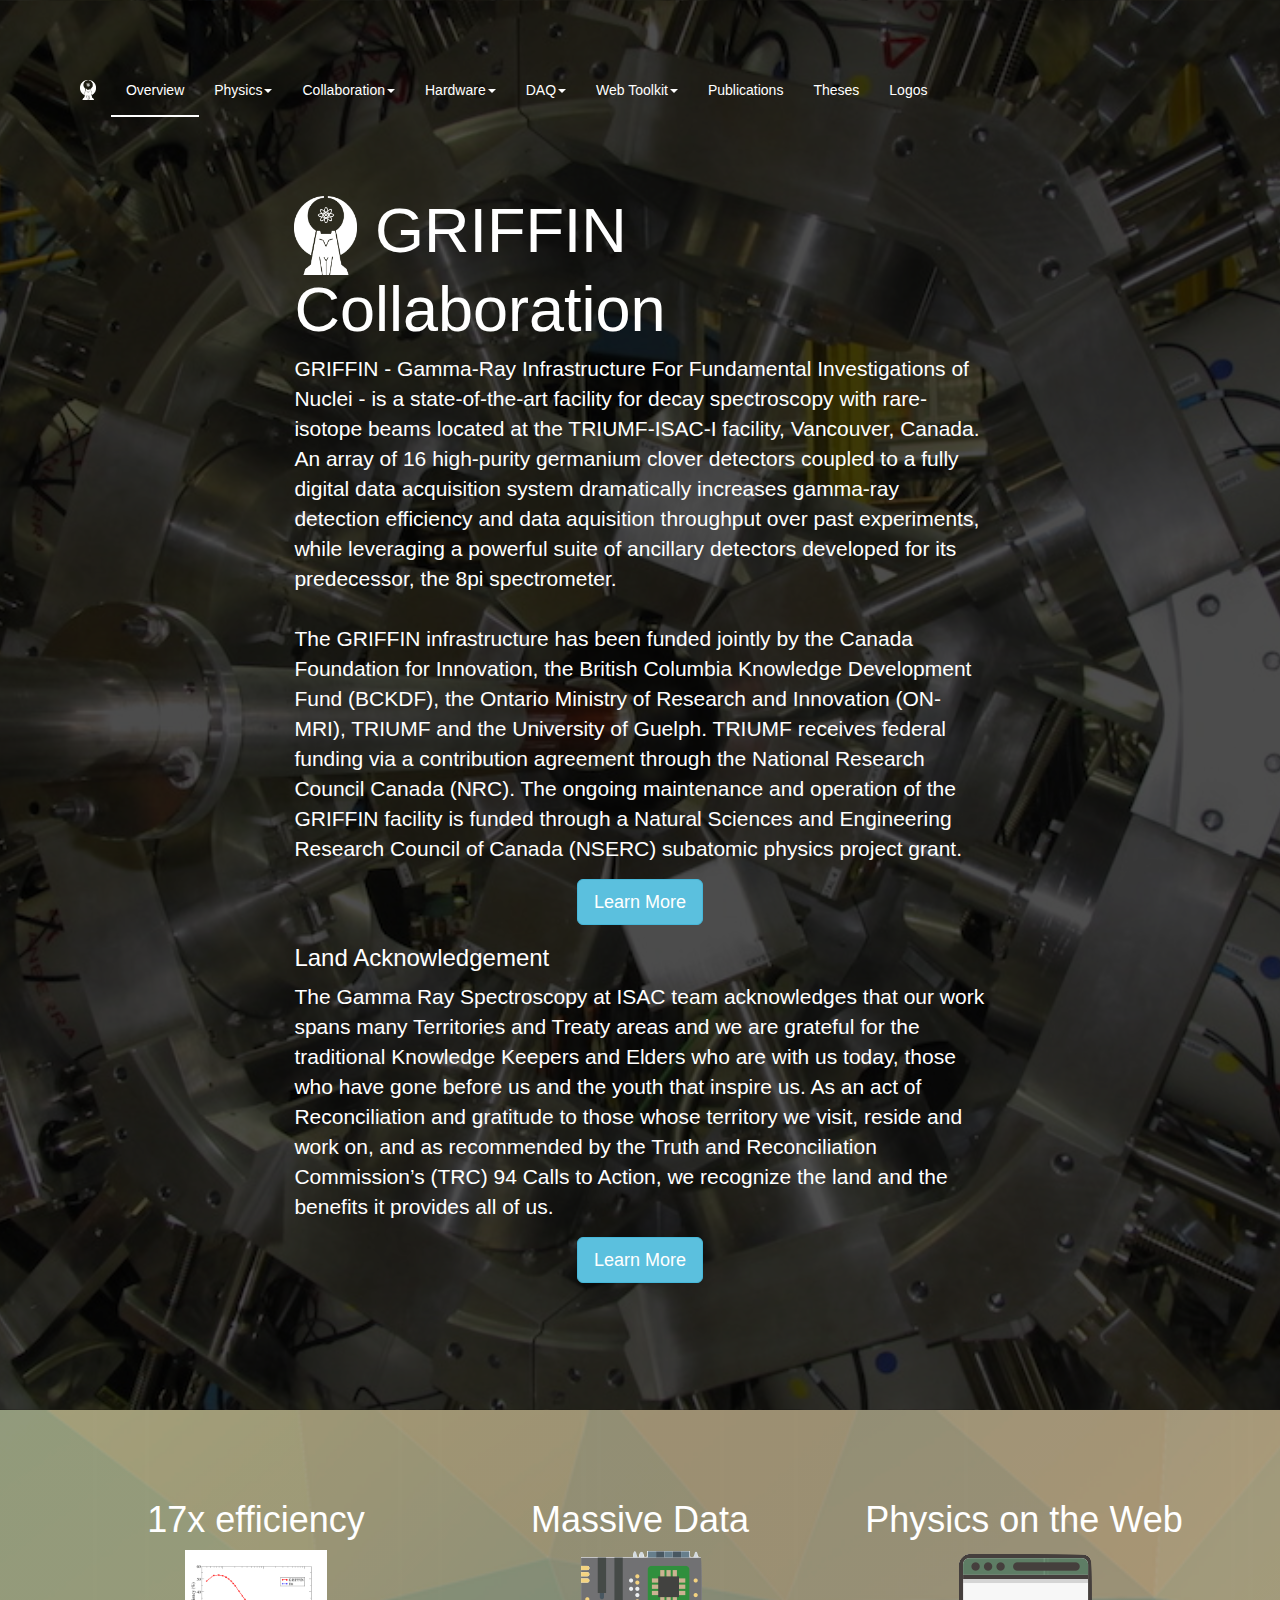
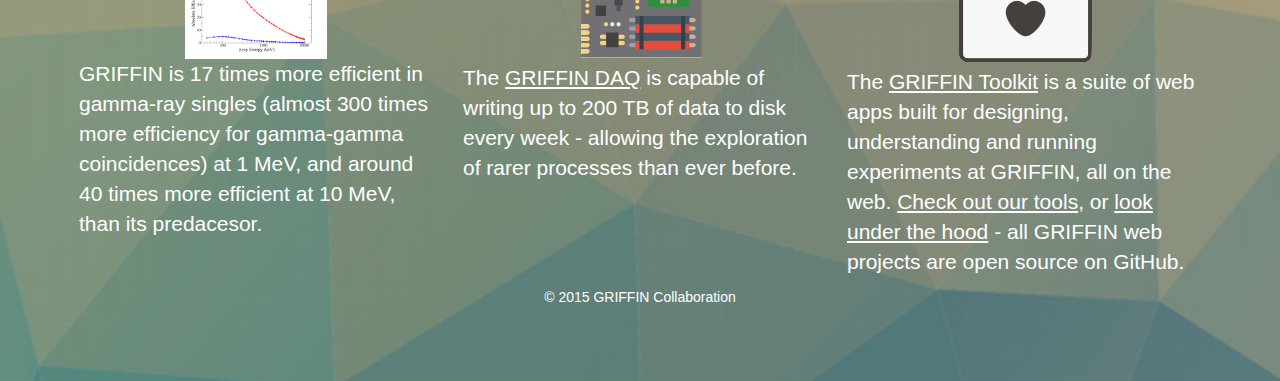
<file: index.html>
<html>
    <head>
        <title>GRIFFIN Collaboration</title>
        <script src="scripts/jquery1-11-3.min.js" type="text/javascript"></script>
        <link rel="stylesheet" href="https://maxcdn.bootstrapcdn.com/bootstrap/3.3.5/css/bootstrap.min.css">
        <script src="scripts/bootstrap3-3-5.min.js" type="text/javascript"></script>
        <script src="scripts/mustache.js" type="text/javascript"></script>
        <script src="scripts/smooth-scroll.js"></script>

        <script src='scripts/griffin.js' type="text/javascript"></script>
        <link rel="stylesheet" href="css/general.css"></link>
        <link rel="stylesheet" href="css/landing.css"></link>
    </head>

    <body>

        <div id='wrap' class='wrap'>
            <div id='heroHeader' class='heroHeader'>
                <!--navigation - poulate with nav.mustache-->
                <nav id='navigation' class="navbar navbar-default navbar-custom"></nav>

                <!--splash-->
                <div class="jumbotron jumbotron-custom">
                    <h1>
                        <img class='logo' alt="GRIFFIN Collaboration" src="img/branding/GRIFFIN_Logo_White.png">
                        GRIFFIN Collaboration
                    </h1>
                    <p>
                        GRIFFIN - Gamma-Ray Infrastructure For Fundamental Investigations of Nuclei - is a state-of-the-art facility for decay spectroscopy with rare-isotope beams located at the TRIUMF-ISAC-I facility, Vancouver, Canada. An array of 16 high-purity germanium clover detectors coupled to a fully digital data acquisition system dramatically increases gamma-ray detection efficiency and data aquisition throughput over past experiments, while leveraging a powerful suite of ancillary detectors developed for its predecessor, the 8pi spectrometer.
		  <br>
		  <br>
		  The GRIFFIN infrastructure has been funded jointly by the Canada Foundation for Innovation, the British Columbia Knowledge Development Fund (BCKDF), the Ontario Ministry of Research and Innovation (ON-MRI), TRIUMF and the University of Guelph. TRIUMF receives federal funding via a contribution agreement through the National Research Council Canada (NRC). The ongoing maintenance and operation of the GRIFFIN facility is funded through a Natural Sciences and Engineering Research Council of Canada (NSERC) subatomic physics project grant.
                    <div class='center'>
                        <a data-scroll class='btn btn-info btn-lg' id='moreInfo' href='#detail'>Learn More</a>
                    </div>
		  </p>
<h3>Land Acknowledgement</h3>
<p>
		  The Gamma Ray Spectroscopy at ISAC team acknowledges that our work spans many Territories and Treaty areas and we are grateful for the traditional Knowledge Keepers and Elders who are with us today, those who have gone before us and the youth that inspire us. As an act of Reconciliation and gratitude to those whose territory we visit, reside and work on, and as recommended by the Truth and Reconciliation Commission’s (TRC) 94 Calls to Action, we recognize the land and the benefits it provides all of us.
		  </p>
                    <div class='center'>
                        <a class='btn btn-info btn-lg' id='moreInfo' href='https://griffin.triumf.ca/land.html'>Learn More</a>
                    </div>
                </div>
                
            </div>

            <div id='detail' class='detail'>
                <div class='col-md-4'>
                    <div class='center'>
                        <h1>17x efficiency</h1>
                        <a href='img/GRIFFIN_Eff.png'><img class='inline' src='img/GRIFFIN_Eff.png'></img></a>
                    </div>
                    <p class='splashText'>GRIFFIN is 17 times more efficient in gamma-ray singles (almost 300 times more efficiency for gamma-gamma coincidences) at 1 MeV, and around 40 times more efficient at 10 MeV, than its predacesor.</p>
                </div>

                <div class='col-md-4'>
                    <div class='center'>
                        <h1>Massive Data</h1>
                        <img src='img/daq.png'></img>
                    </div>
                    <p class='splashText'>The <a href='daq.html'>GRIFFIN DAQ</a> is capable of writing up to 200 TB of data to disk every week - allowing the exploration of rarer processes than ever before.</p>
                </div>

                <div class='col-md-4'>
                    <div class='center'>
                        <h1>Physics on the Web</h1>
                        <img src='img/loveTheWeb.png'></img>
                    </div>
                    <p class='splashText'>The <a href='toolkit.html'>GRIFFIN Toolkit</a> is a suite of web apps built for designing, understanding and running experiments at GRIFFIN, all on the web. <a href='toolkit.html'>Check out our tools</a>, or <a href='https://github.com/GRIFFINCollaboration'>look under the hood</a> - all GRIFFIN web projects are open source on GitHub.</p>
                </div>

                <div id='footer'></div>
            </div>

        </div>



        <script>
            

            //inject navigation bar
            promisePartial('nav').then(function(template){
                document.getElementById('navigation').innerHTML = Mustache.to_html(template, {"whiteLogo": true});
                document.getElementById('linkOverview').classList.add('active');
                document.getElementById('linkOverview').classList.add('active-custom');
            })

            //inject footer
            promisePartial('footer').then(function(template){
                document.getElementById('footer').innerHTML = Mustache.to_html(template, {});
            })

            //mange the scroll link
            smoothScroll.init();
            manageScrollPosition();
            window.onresize = manageScrollPosition;
            function manageScrollPosition(){
                var heroHeight = document.getElementById('heroHeader').offsetHeight, 
                    scroll = document.getElementById('moreInfo');

                scroll.setAttribute('style', 'top: calc(' + heroHeight + 'px - 5em)')
            }


        </script>
    </body>
</html>
</file>
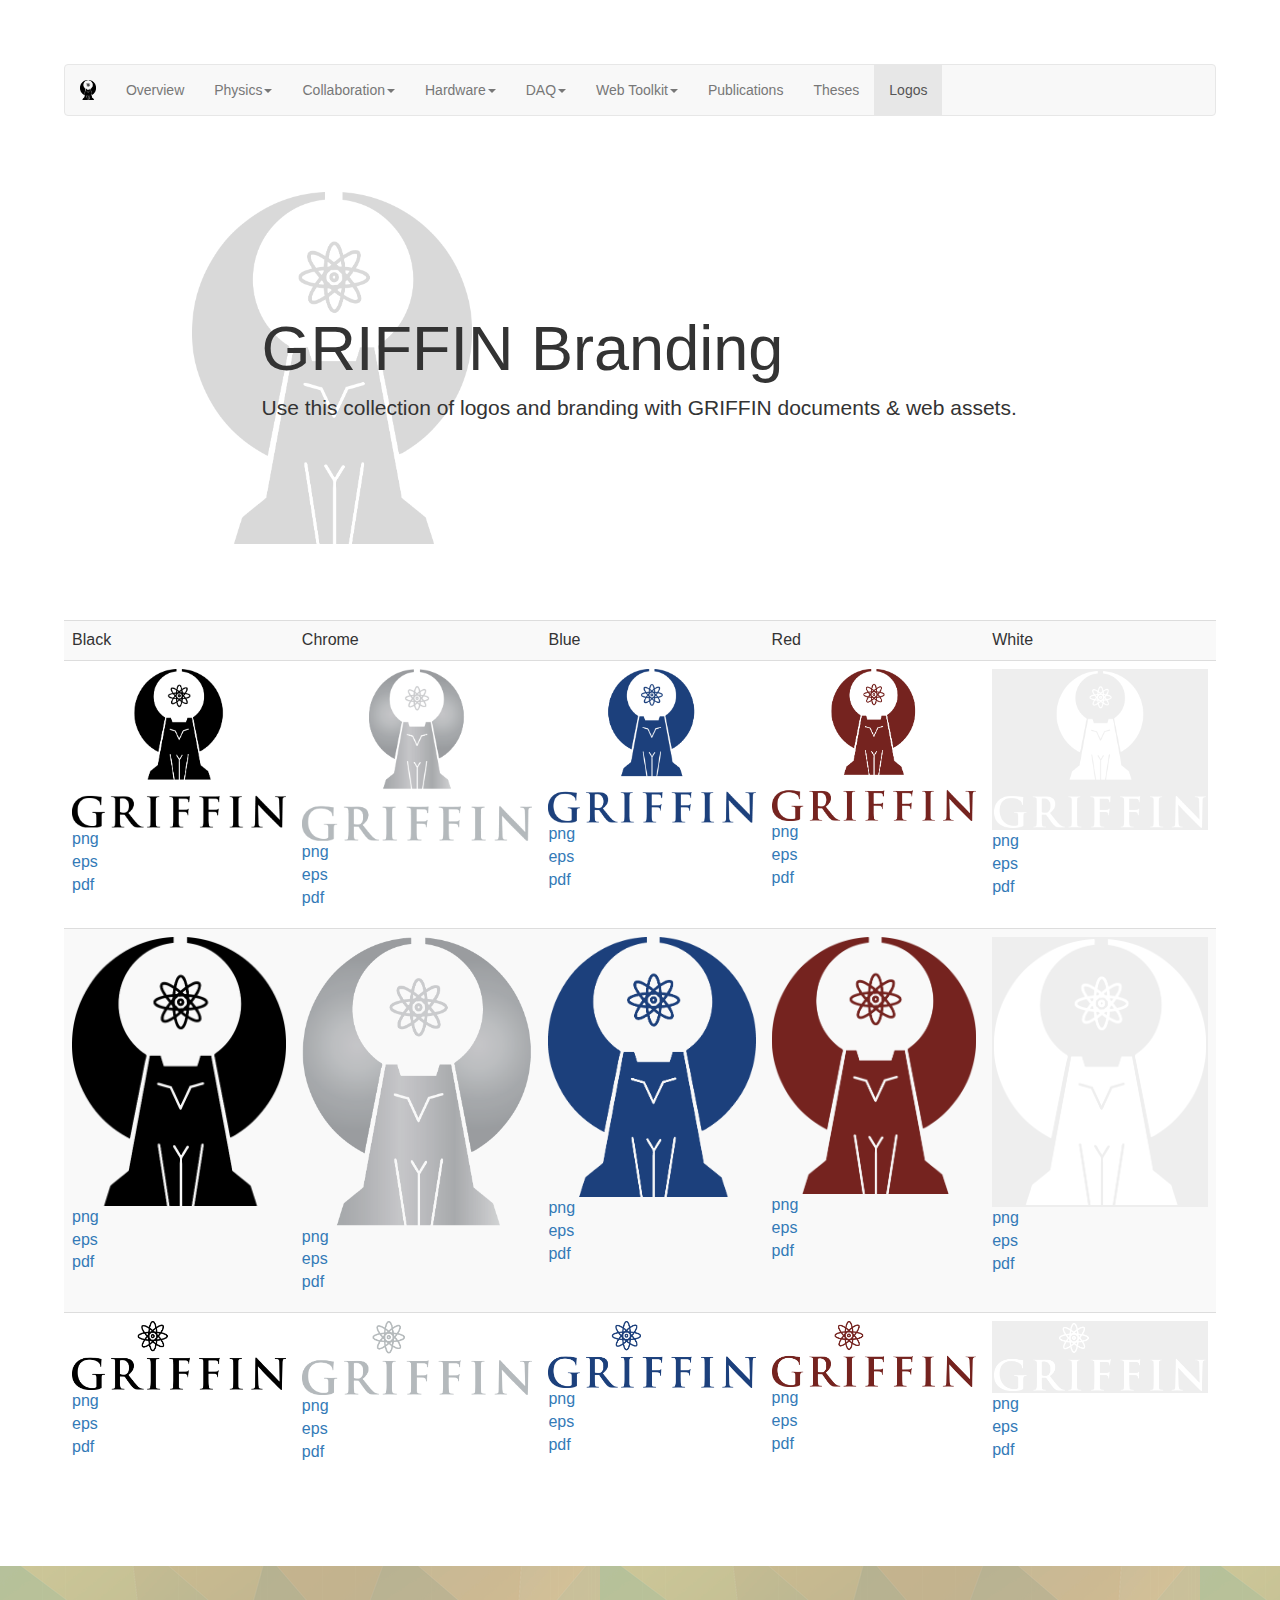
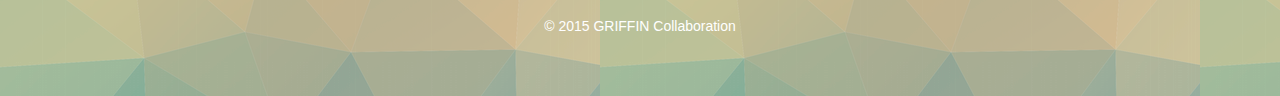
<file: branding.html>
<html>
    <head>
        <title>GRIFFIN Collaboration - Branding</title>
        <script src="scripts/jquery1-11-3.min.js" type="text/javascript"></script>
        <link rel="stylesheet" href="https://maxcdn.bootstrapcdn.com/bootstrap/3.3.5/css/bootstrap.min.css">
        <script src="scripts/bootstrap3-3-5.min.js" type="text/javascript"></script>
        <script src="scripts/mustache.js" type="text/javascript"></script>
        <link rel="stylesheet" href="https://maxcdn.bootstrapcdn.com/font-awesome/4.4.0/css/font-awesome.min.css">


        <script src='scripts/griffin.js' type="text/javascript"></script>
        <link rel="stylesheet" href="css/general.css">
        <link rel="stylesheet" href="css/branding.css">
    </head>

    <body>

        <div id='wrap' class='wrap'>
            <div class='innerWrap'>

                <!--navigation - poulate with nav.mustache-->
                <nav id='navigation' class="navbar navbar-default navbar-custom"></nav>

                <!--splash-->
                <div id='jumbo' class="jumbotron jumbotron-custom">
                    <div id='titleBub' class='leadBubble'></div>
                    <div id='titleText' class='leadText'>
                        <h1>GRIFFIN Branding</h1>
                        <p class='splashText'>Use this collection of logos and branding with GRIFFIN documents & web assets.</a></p>
                    </div>
                </div>

                <!--logos-->
                <table class='logos table table-striped'>
                    <tr>
                        <td>Black</td>
                        <td>Chrome</td>
                        <td>Blue</td>
                        <td>Red</td>
                        <td>White</td>
                    </tr>

                    <tr>
                        <td>
                            <img class='logoGallery' src='img/branding/GRIFFIN_Logo_full_Black.png'></img>
                            <ul class='list-unstyled'>
                                <li><a href='img/branding/GRIFFIN_Logo_full_Black.png'>png</a></li>
                                <li><a href='img/branding/GRIFFIN_Logo_full_Black.eps'>eps</a></li>
                                <li><a href='img/branding/GRIFFIN_Logo_full_Black.pdf'>pdf</a></li>
                            </ul>
                        </td>
                        <td>
                            <img class='logoGallery' src='img/branding/GRIFFIN_Logo_full_Chrome.png'></img>
                            <ul class='list-unstyled'>
                                <li><a href='img/branding/GRIFFIN_Logo_full_Chrome.png'>png</a></li>
                                <li><a href='img/branding/GRIFFIN_Logo_full_Chrome.eps'>eps</a></li>
                                <li><a href='img/branding/GRIFFIN_Logo_full_Chrome.pdf'>pdf</a></li>
                            </ul>
                        </td>
                        <td>
                            <img class='logoGallery' src='img/branding/GRIFFIN_Logo_full_Blue.png'></img>
                            <ul class='list-unstyled'>
                                <li><a href='img/branding/GRIFFIN_Logo_full_Blue.png'>png</a></li>
                                <li><a href='img/branding/GRIFFIN_Logo_full_Blue.eps'>eps</a></li>
                                <li><a href='img/branding/GRIFFIN_Logo_full_Blue.pdf'>pdf</a></li>
                            </ul>
                        </td>
                        <td>
                            <img class='logoGallery' src='img/branding/GRIFFIN_Logo_full_Red.png'></img>
                            <ul class='list-unstyled'>
                                <li><a href='img/branding/GRIFFIN_Logo_full_Red.png'>png</a></li>
                                <li><a href='img/branding/GRIFFIN_Logo_full_Red.eps'>eps</a></li>
                                <li><a href='img/branding/GRIFFIN_Logo_full_Red.pdf'>pdf</a></li>
                            </ul>
                        </td>
                        <td>
                            <img class='logoGallery white' src='img/branding/GRIFFIN_Logo_full_White.png'></img>
                            <ul class='list-unstyled'>
                                <li><a href='img/branding/GRIFFIN_Logo_full_White.png'>png</a></li>
                                <li><a href='img/branding/GRIFFIN_Logo_full_White.eps'>eps</a></li>
                                <li><a href='img/branding/GRIFFIN_Logo_full_White.pdf'>pdf</a></li>
                            </ul>
                        </td>
                    </tr>

                    <tr>
                        <td>
                            <img class='logoGallery' src='img/branding/GRIFFIN_Logo_Black.png'></img>
                            <ul class='list-unstyled'>
                                <li><a href='img/branding/GRIFFIN_Logo_Black.png'>png</a></li>
                                <li><a href='img/branding/GRIFFIN_Logo_Black.eps'>eps</a></li>
                                <li><a href='img/branding/GRIFFIN_Logo_Black.pdf'>pdf</a></li>
                            </ul>
                        </td>
                        <td>
                            <img class='logoGallery' src='img/branding/GRIFFIN_Logo_Chrome.png'></img>
                            <ul class='list-unstyled'>
                                <li><a href='img/branding/GRIFFIN_Logo_Chrome.png'>png</a></li>
                                <li><a href='img/branding/GRIFFIN_Logo_Chrome.eps'>eps</a></li>
                                <li><a href='img/branding/GRIFFIN_Logo_Chrome.pdf'>pdf</a></li>
                            </ul>
                        </td>
                        <td>
                            <img class='logoGallery' src='img/branding/GRIFFIN_Logo_Blue.png'></img>
                            <ul class='list-unstyled'>
                                <li><a href='img/branding/GRIFFIN_Logo_Blue.png'>png</a></li>
                                <li><a href='img/branding/GRIFFIN_Logo_Blue.eps'>eps</a></li>
                                <li><a href='img/branding/GRIFFIN_Logo_Blue.pdf'>pdf</a></li>
                            </ul>
                        </td>
                        <td>
                            <img class='logoGallery' src='img/branding/GRIFFIN_Logo_Red.png'></img>
                            <ul class='list-unstyled'>
                                <li><a href='img/branding/GRIFFIN_Logo_Red.png'>png</a></li>
                                <li><a href='img/branding/GRIFFIN_Logo_Red.eps'>eps</a></li>
                                <li><a href='img/branding/GRIFFIN_Logo_Red.pdf'>pdf</a></li>
                            </ul>
                        </td>
                        <td>
                            <img class='logoGallery white' src='img/branding/GRIFFIN_Logo_White.png'></img>
                            <ul class='list-unstyled'>
                                <li><a href='img/branding/GRIFFIN_Logo_White.png'>png</a></li>
                                <li><a href='img/branding/GRIFFIN_Logo_White.eps'>eps</a></li>
                                <li><a href='img/branding/GRIFFIN_Logo_White.pdf'>pdf</a></li>
                            </ul>
                        </td>
                    </tr>

                    <tr>
                        <td>
                            <img class='logoGallery' src='img/branding/GRIFFIN_name_Black.png'></img>
                            <ul class='list-unstyled'>
                                <li><a href='img/branding/GRIFFIN_name_Black.png'>png</a></li>
                                <li><a href='img/branding/GRIFFIN_name_Black.eps'>eps</a></li>
                                <li><a href='img/branding/GRIFFIN_name_Black.pdf'>pdf</a></li>
                            </ul>
                        </td>
                        <td>
                            <img class='logoGallery' src='img/branding/GRIFFIN_name_Chrome.png'></img>
                            <ul class='list-unstyled'>
                                <li><a href='img/branding/GRIFFIN_name_Chrome.png'>png</a></li>
                                <li><a href='img/branding/GRIFFIN_name_Chrome.eps'>eps</a></li>
                                <li><a href='img/branding/GRIFFIN_name_Chrome.pdf'>pdf</a></li>
                            </ul>
                        </td>
                        <td>
                            <img class='logoGallery' src='img/branding/GRIFFIN_name_Blue.png'></img>
                            <ul class='list-unstyled'>
                                <li><a href='img/branding/GRIFFIN_name_Blue.png'>png</a></li>
                                <li><a href='img/branding/GRIFFIN_name_Blue.eps'>eps</a></li>
                                <li><a href='img/branding/GRIFFIN_name_Blue.pdf'>pdf</a></li>
                            </ul>
                        </td>
                        <td>
                            <img class='logoGallery' src='img/branding/GRIFFIN_name_Red.png'></img>
                            <ul class='list-unstyled'>
                                <li><a href='img/branding/GRIFFIN_name_Red.png'>png</a></li>
                                <li><a href='img/branding/GRIFFIN_name_Red.eps'>eps</a></li>
                                <li><a href='img/branding/GRIFFIN_name_Red.pdf'>pdf</a></li>
                            </ul>
                        </td>
                        <td>
                            <img class='logoGallery white' src='img/branding/GRIFFIN_name_White.png'></img>
                            <ul class='list-unstyled'>
                                <li><a href='img/branding/GRIFFIN_name_White.png'>png</a></li>
                                <li><a href='img/branding/GRIFFIN_name_White.eps'>eps</a></li>
                                <li><a href='img/branding/GRIFFIN_name_White.pdf'>pdf</a></li>
                            </ul>
                        </td>
                    </tr>
                </table>

            </div>
            <!--footer-->
            <div id='footer' class='footer'></div>
        </div>



        <script>
            //inject navigation bar
            promisePartial('nav').then(function(template){
                document.getElementById('navigation').innerHTML = Mustache.to_html(template, {});
                document.getElementById('linkBranding').classList.add('active');
                document.getElementById('linkBranding').classList.add('active-custom');
            })

            //inject footer
            promisePartial('footer').then(function(template){
                document.getElementById('footer').innerHTML = Mustache.to_html(template, {});
            })

            //layout tweaks
            centerTitle();

            //keep things tidy for those who like to play with window sizes:
            window.onresize = function(){
                centerTitle();
            }

        </script>
    </body>
</html>
</file>
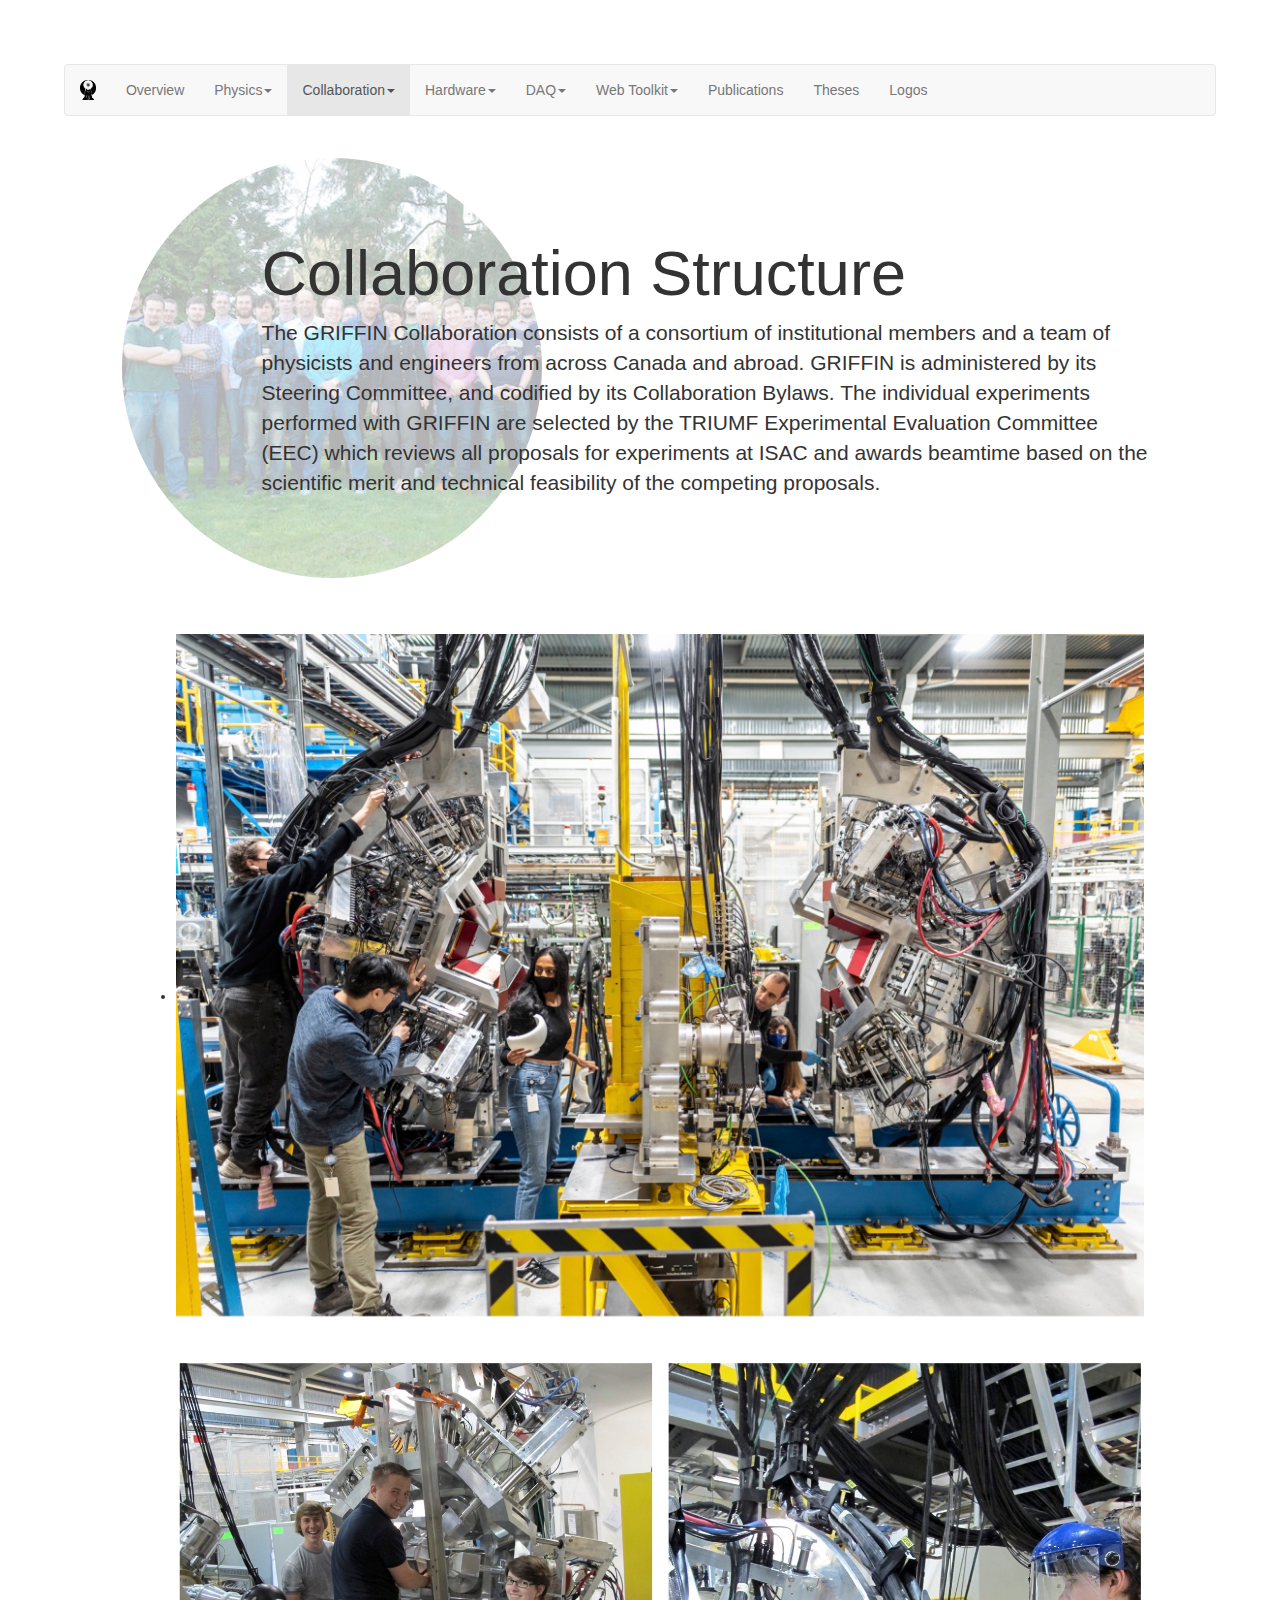
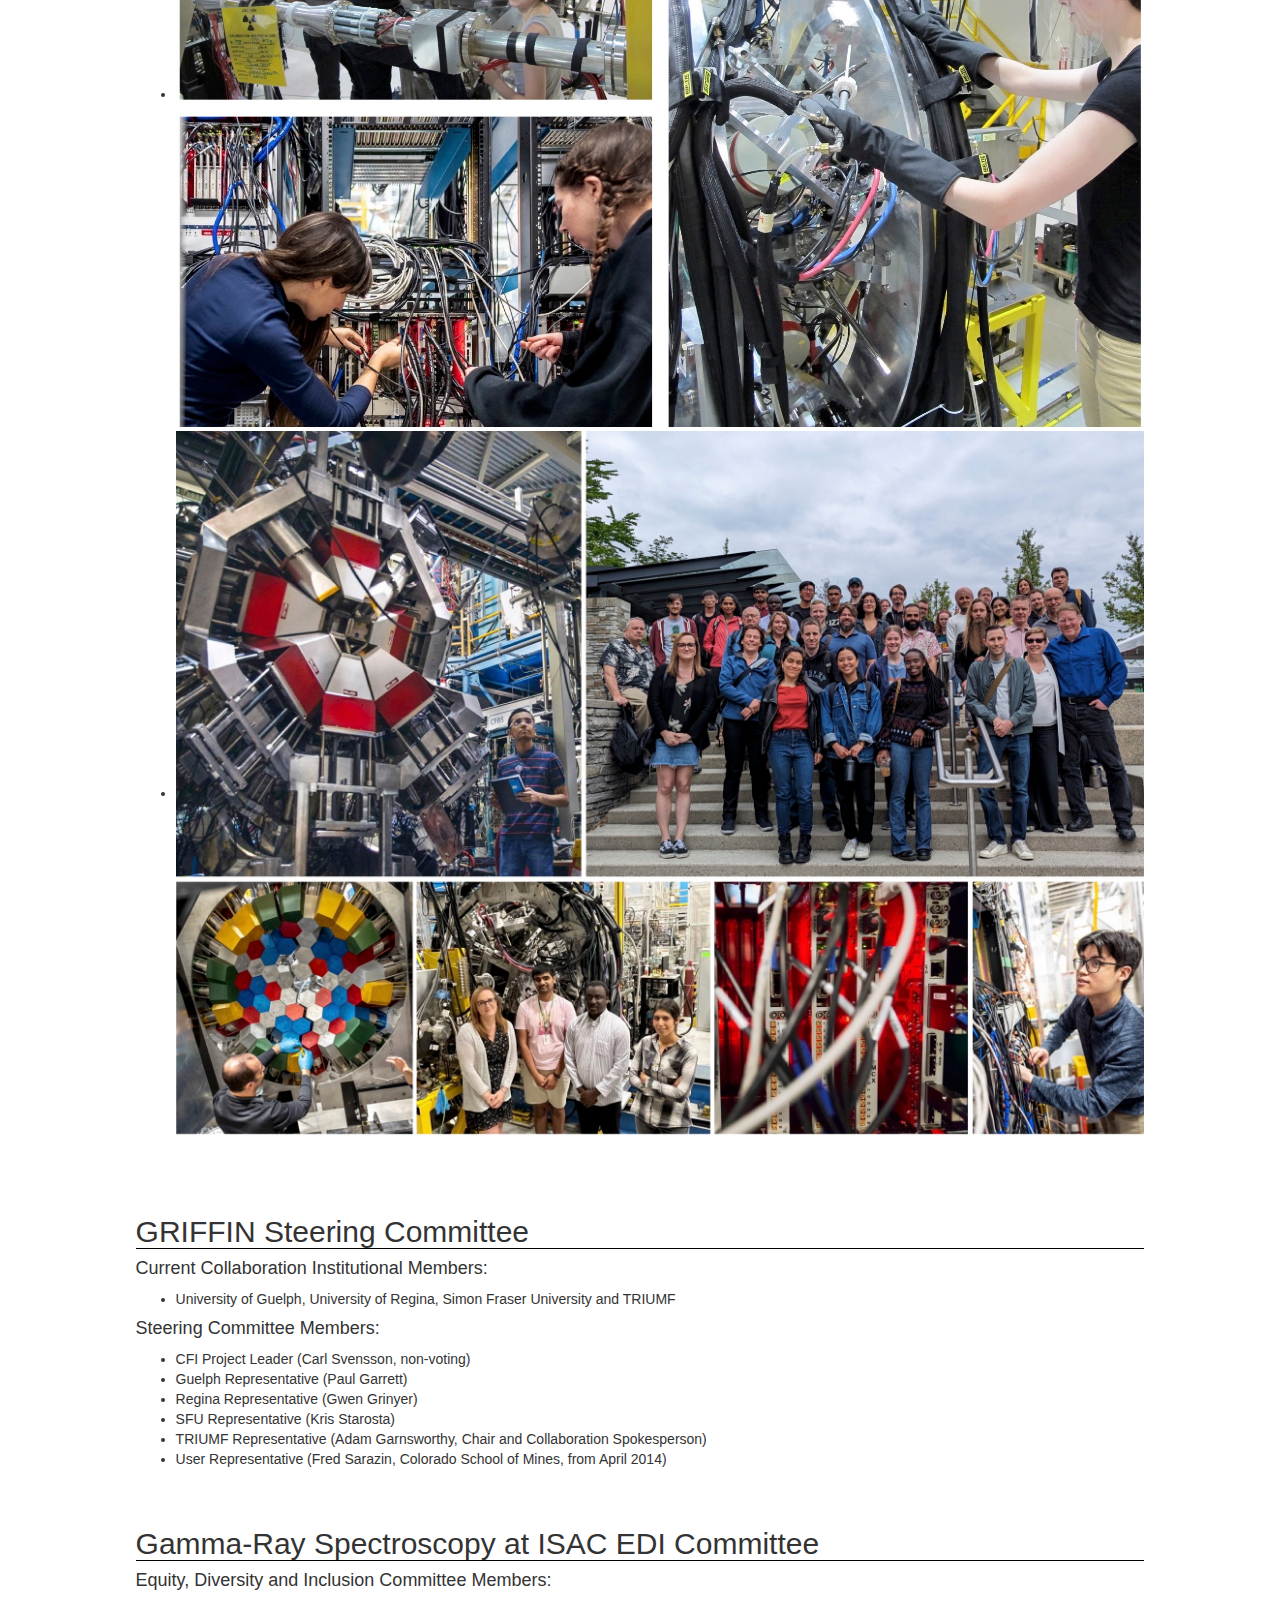
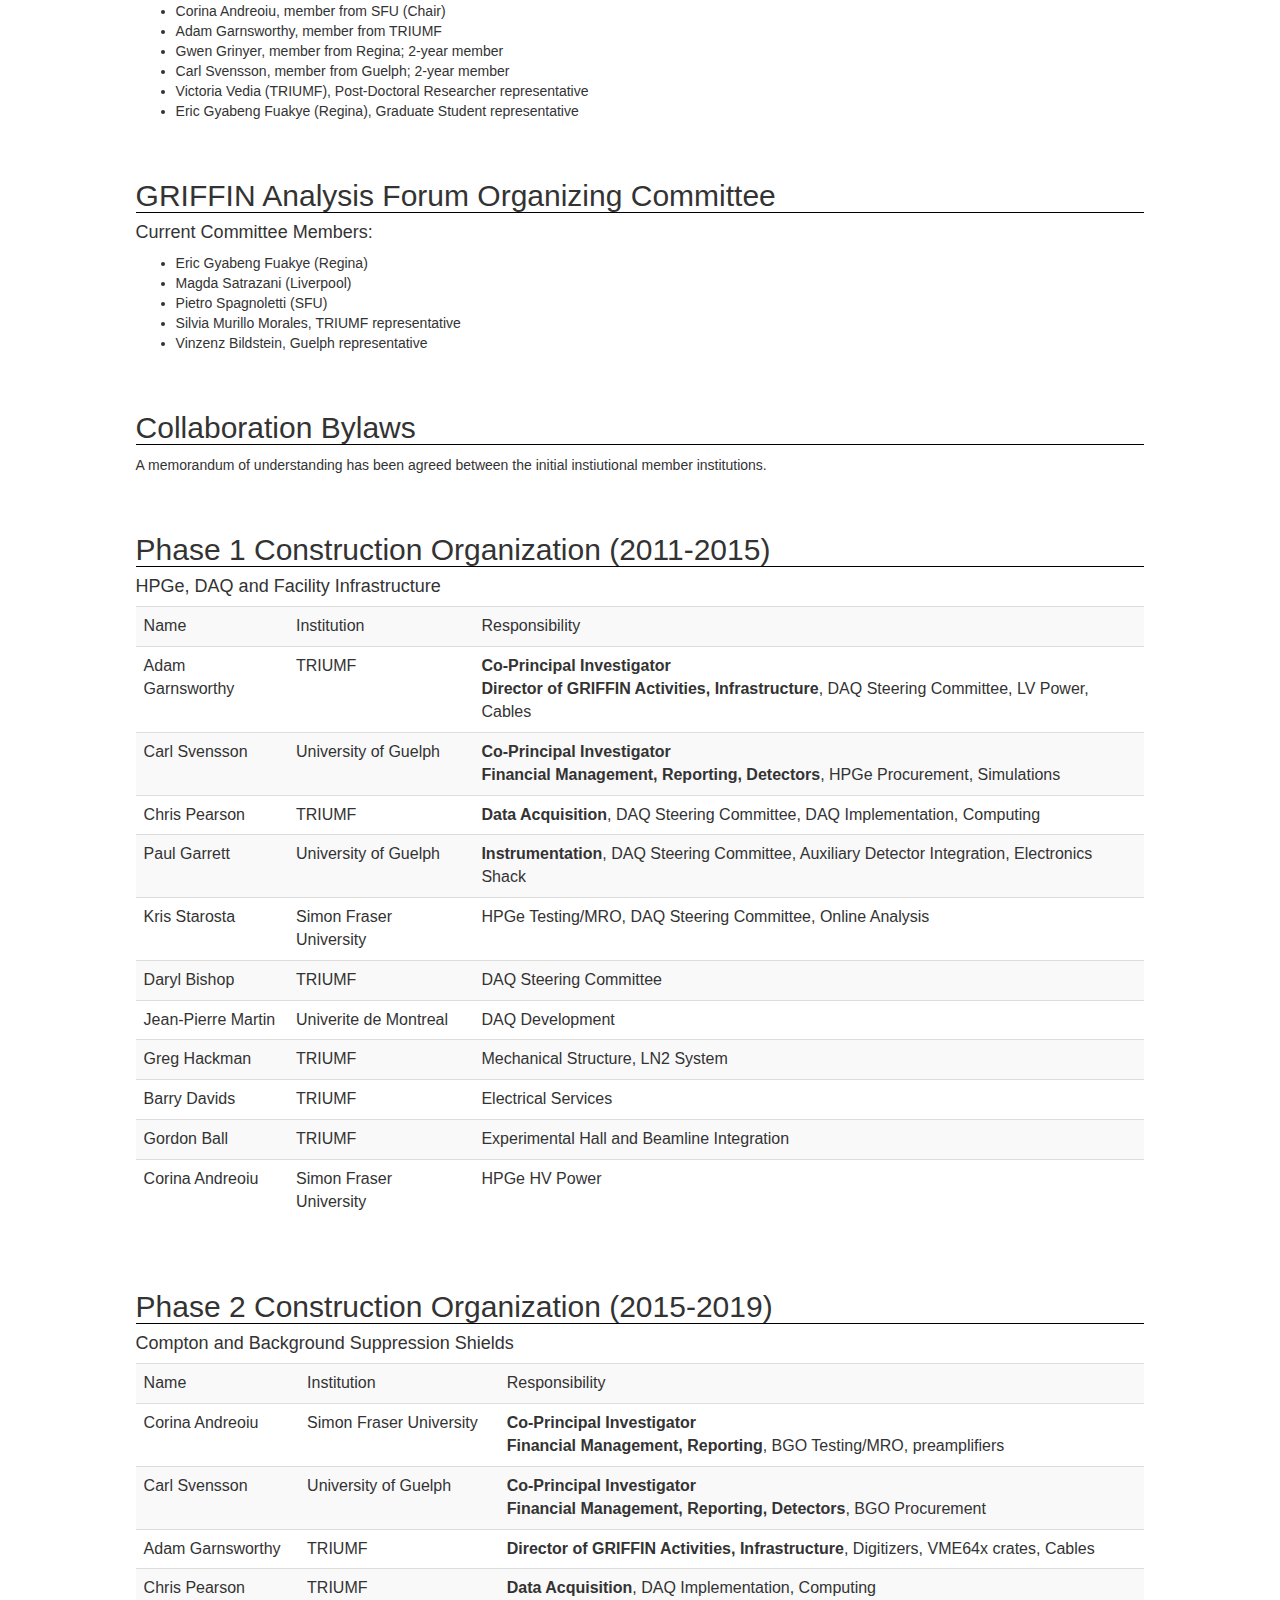
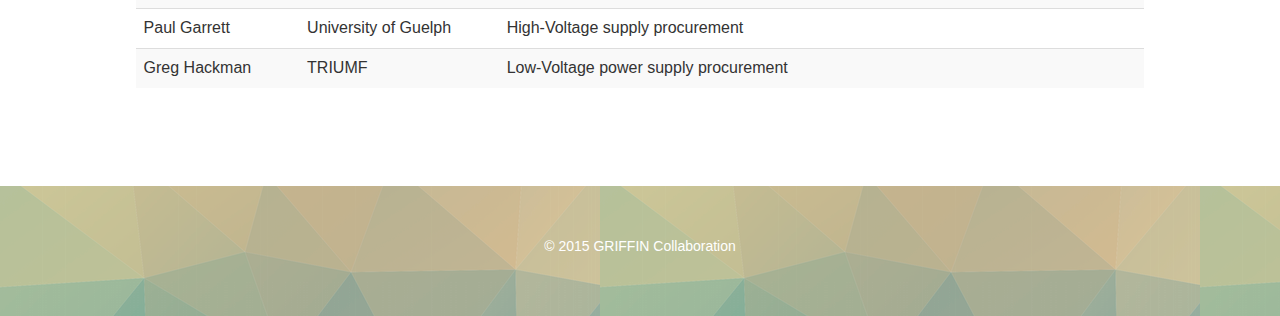
<file: collaboration.html>
<html>
    <head>
        <title>GRIFFIN Collaboration - People</title>
        <script src="scripts/jquery1-11-3.min.js" type="text/javascript"></script>
        <link rel="stylesheet" href="https://maxcdn.bootstrapcdn.com/bootstrap/3.3.5/css/bootstrap.min.css">
        <script src="scripts/bootstrap3-3-5.min.js" type="text/javascript"></script>
        <script src="scripts/mustache.js" type="text/javascript"></script>
        <link rel="stylesheet" href="https://maxcdn.bootstrapcdn.com/font-awesome/4.4.0/css/font-awesome.min.css">


        <script src='scripts/griffin.js' type="text/javascript"></script>
        <link rel="stylesheet" href="css/general.css"></link>
        <link rel="stylesheet" href="css/collaboration.css"></link>
    </head>

    <body>

        <div id='wrap' class='wrap'>
            <div class='innerWrap'>

                <!--navigation - poulate with nav.mustache-->
                <nav id='navigation' class="navbar navbar-default navbar-custom"></nav>

                <!--splash-->
                <div id='jumbo' class="jumbotron jumbotron-custom">
                    <div id='titleBub' class='leadBubble'></div>
                    <div id='titleText' class='leadText'>
                        <h1>Collaboration Structure</h1>
                        <p class='splashText'>The GRIFFIN
                Collaboration consists of a consortium of
                institutional members and a team of physicists and
                engineers from across Canada and abroad. GRIFFIN is
                administered by its Steering Committee, and codified
                by its Collaboration Bylaws. The individual
                experiments performed with GRIFFIN are selected by the
                TRIUMF Experimental Evaluation Committee (EEC) which reviews all proposals for experiments
at ISAC and awards beamtime based on the scientific merit and
                technical feasibility of
the competing proposals.</p>
                    </div>
                </div>

                <!--content details-->
		<div id='photos' class='row detail'>
                    <ul>
                        <li><img src='img/GRIFFIN-Equipment-HQP1.jpg' width='100%' alt="The GRIFFIN facility for precision decay studies at TRIUMF-ISAC"></li>
                        <li><img src='img/GRIFFIN-Equipment-HQP2.jpg' width='100%' alt="Students and post-doctoral reseachers maintaining and preparing GRIFFIN for experiments"></li>
                        <li><img src='img/GRIFFIN-Equipment-HQP3.jpg' width='100%' alt="With strong Canadian leadership, the GRIFFIN collaboration involves over 200 scientists from more than 13 countires."></li>
                    </ul>
		</div>
                <div id='steeringCommittee' class='row detail'>
                    <h2>GRIFFIN Steering Committee</h2>
                    <h4>Current Collaboration Institutional Members:</h4>
                    <ul>
                        <li>University of Guelph, University of Regina, Simon Fraser University and TRIUMF</li>
                    </ul>

                    <h4>Steering Committee Members:</h4>
                    <ul>
                        <li>CFI Project Leader (Carl Svensson, non-voting)</li>
                        <li>Guelph Representative (Paul Garrett)</li>
                        <li>Regina Representative (Gwen Grinyer)</li>
                        <li>SFU Representative (Kris Starosta)</li>
                        <li>TRIUMF Representative (Adam Garnsworthy, Chair and Collaboration Spokesperson)</li>
                        <li>User Representative (Fred Sarazin, Colorado School of Mines, from April 2014)</li>
                    </ul>
                </div>

                <div id='ediCommittee' class='row detail'>
                    <h2>Gamma-Ray Spectroscopy at ISAC EDI Committee</h2>
		  
                    <h4>Equity, Diversity and Inclusion Committee Members:</h4>
                    <ul>
                        <li>Corina Andreoiu, member from SFU (Chair)</li>
                        <li>Adam Garnsworthy, member from TRIUMF</li>
                        <li>Gwen Grinyer, member from Regina; 2-year member</li>
                        <li>Carl Svensson, member from Guelph; 2-year member</li>
                        <li>Victoria Vedia (TRIUMF), Post-Doctoral Researcher representative</li>
                        <li>Eric Gyabeng Fuakye (Regina), Graduate Student representative</li>
                    </ul>
                </div>

                <div id='analysisCommittee' class='row detail'>
                    <h2>GRIFFIN Analysis Forum Organizing Committee</h2>
		  
                    <h4>Current Committee Members:</h4>
                    <ul>
                        <li>Eric Gyabeng Fuakye (Regina)</li>
                        <li>Magda Satrazani (Liverpool)</li>
                        <li>Pietro Spagnoletti (SFU)</li>
                        <li>Silvia Murillo Morales, TRIUMF representative</li>
                        <li>Vinzenz Bildstein, Guelph representative</li>
                    </ul>
                </div>

                <div id='collaborationBylaws' class='row detail'>
                    <h2>Collaboration Bylaws</h2>
                    <p>A memorandum of understanding has been agreed between the initial instiutional member institutions.</p>
                </div>

                <div id='constructionOrganization' class='row detail'>
                    <h2>Phase 1 Construction Organization (2011-2015)</h2>
                    <h4>HPGe, DAQ and Facility Infrastructure</h4>
                    <table class='table table-striped'>
                        <tr>
                            <td>Name</td>
                            <td>Institution</td>
                            <td>Responsibility</td>
                        </tr>

                        <tr>
                            <td>Adam Garnsworthy</td>
                            <td>TRIUMF</td>
                            <td><strong>Co-Principal Investigator<br>Director of GRIFFIN Activities, Infrastructure</strong>, DAQ Steering Committee, LV Power, Cables</td>
                        </tr>

                        <tr>
                            <td>Carl Svensson</td>
                            <td>University of Guelph</td>
                            <td><strong>Co-Principal Investigator<br>Financial Management, Reporting, Detectors</strong>, HPGe Procurement, Simulations</td>
                        </tr>

                        <tr>
                            <td>Chris Pearson</td>
                            <td>TRIUMF</td>
                            <td><strong>Data Acquisition</strong>, DAQ Steering Committee, DAQ Implementation, Computing</td>
                        </tr>

                        <tr>
                            <td>Paul Garrett</td>
                            <td>University of Guelph</td>
                            <td><strong>Instrumentation</strong>, DAQ Steering Committee, Auxiliary Detector Integration, Electronics Shack</td>
                        </tr>

                        <tr>
                            <td>Kris Starosta </td>
                            <td>Simon Fraser University</td>
                            <td>HPGe Testing/MRO, DAQ Steering Committee, Online Analysis</td>
                        </tr>

                        <tr>
                            <td>Daryl Bishop</td>
                            <td>TRIUMF</td>
                            <td>DAQ Steering Committee</td>
                        </tr>

                        <tr>
                            <td>Jean-Pierre Martin</td>
                            <td>Univerite de Montreal</td>
                            <td>DAQ Development</td>
                        </tr>

                        <tr>
                            <td>Greg Hackman</td>
                            <td>TRIUMF</td>
                            <td>Mechanical Structure, LN2 System</td>
                        </tr>

                        <tr>
                            <td>Barry Davids</td>
                            <td>TRIUMF</td>
                            <td>Electrical Services</td>
                        </tr>

                        <tr>
                            <td>Gordon Ball</td>
                            <td>TRIUMF</td>
                            <td>Experimental Hall and Beamline Integration</td>
                        </tr>

                        <tr>
                            <td>Corina Andreoiu</td>
                            <td>Simon Fraser University</td>
                            <td>HPGe HV Power</td>
                        </tr>

                    </table>
                </div>

                <div id='constructionOrganization' class='row detail'>
                    <h2>Phase 2 Construction Organization (2015-2019)</h2>
                    <h4>Compton and Background Suppression Shields</h4>
                    <table class='table table-striped'>
                        <tr>
                            <td>Name</td>
                            <td>Institution</td>
                            <td>Responsibility</td>
                        </tr>

                        <tr>
                            <td>Corina Andreoiu</td>
                            <td>Simon Fraser University</td>
                            <td><strong>Co-Principal Investigator<br>Financial Management,  Reporting</strong>, BGO Testing/MRO, preamplifiers</td>
                        </tr>

                        <tr>
                            <td>Carl Svensson</td>
                            <td>University of Guelph</td>
                            <td><strong>Co-Principal Investigator<br>Financial Management, Reporting, Detectors</strong>, BGO Procurement</td>
                        </tr>

                        <tr>
                            <td>Adam Garnsworthy</td>
                            <td>TRIUMF</td>
                            <td><strong>Director of GRIFFIN Activities, Infrastructure</strong>, Digitizers, VME64x crates, Cables</td>
			  </tr>
			  
                        <tr>
                            <td>Chris Pearson</td>
                            <td>TRIUMF</td>
                            <td><strong>Data Acquisition</strong>, DAQ Implementation, Computing</td>
                        </tr>

                        <tr>
                            <td>Paul Garrett</td>
                            <td>University of Guelph</td>
                            <td>High-Voltage supply procurement</td>
                        </tr>

                        <tr>
                            <td>Greg Hackman</td>
                            <td>TRIUMF</td>
                            <td>Low-Voltage power supply procurement</td>
                        </tr>

                    </table>
                </div>

            </div>

            <!--footer-->
            <div id='footer' class='footer'></div>
        </div>



        <script>
            //inject navigation bar
            promisePartial('nav').then(function(template){
                document.getElementById('navigation').innerHTML = Mustache.to_html(template, {});
                document.getElementById('linkCollaboration').classList.add('active');
                document.getElementById('linkCollaboration').classList.add('active-custom');
            })

            //inject footer
            promisePartial('footer').then(function(template){
                document.getElementById('footer').innerHTML = Mustache.to_html(template, {});
            })

            //layout tweaks
            centerTitle();

            //keep things tidy for those who like to play with window sizes:
            window.onresize = function(){
                centerTitle();
            }

        </script>
    </body>
</html>
</file>
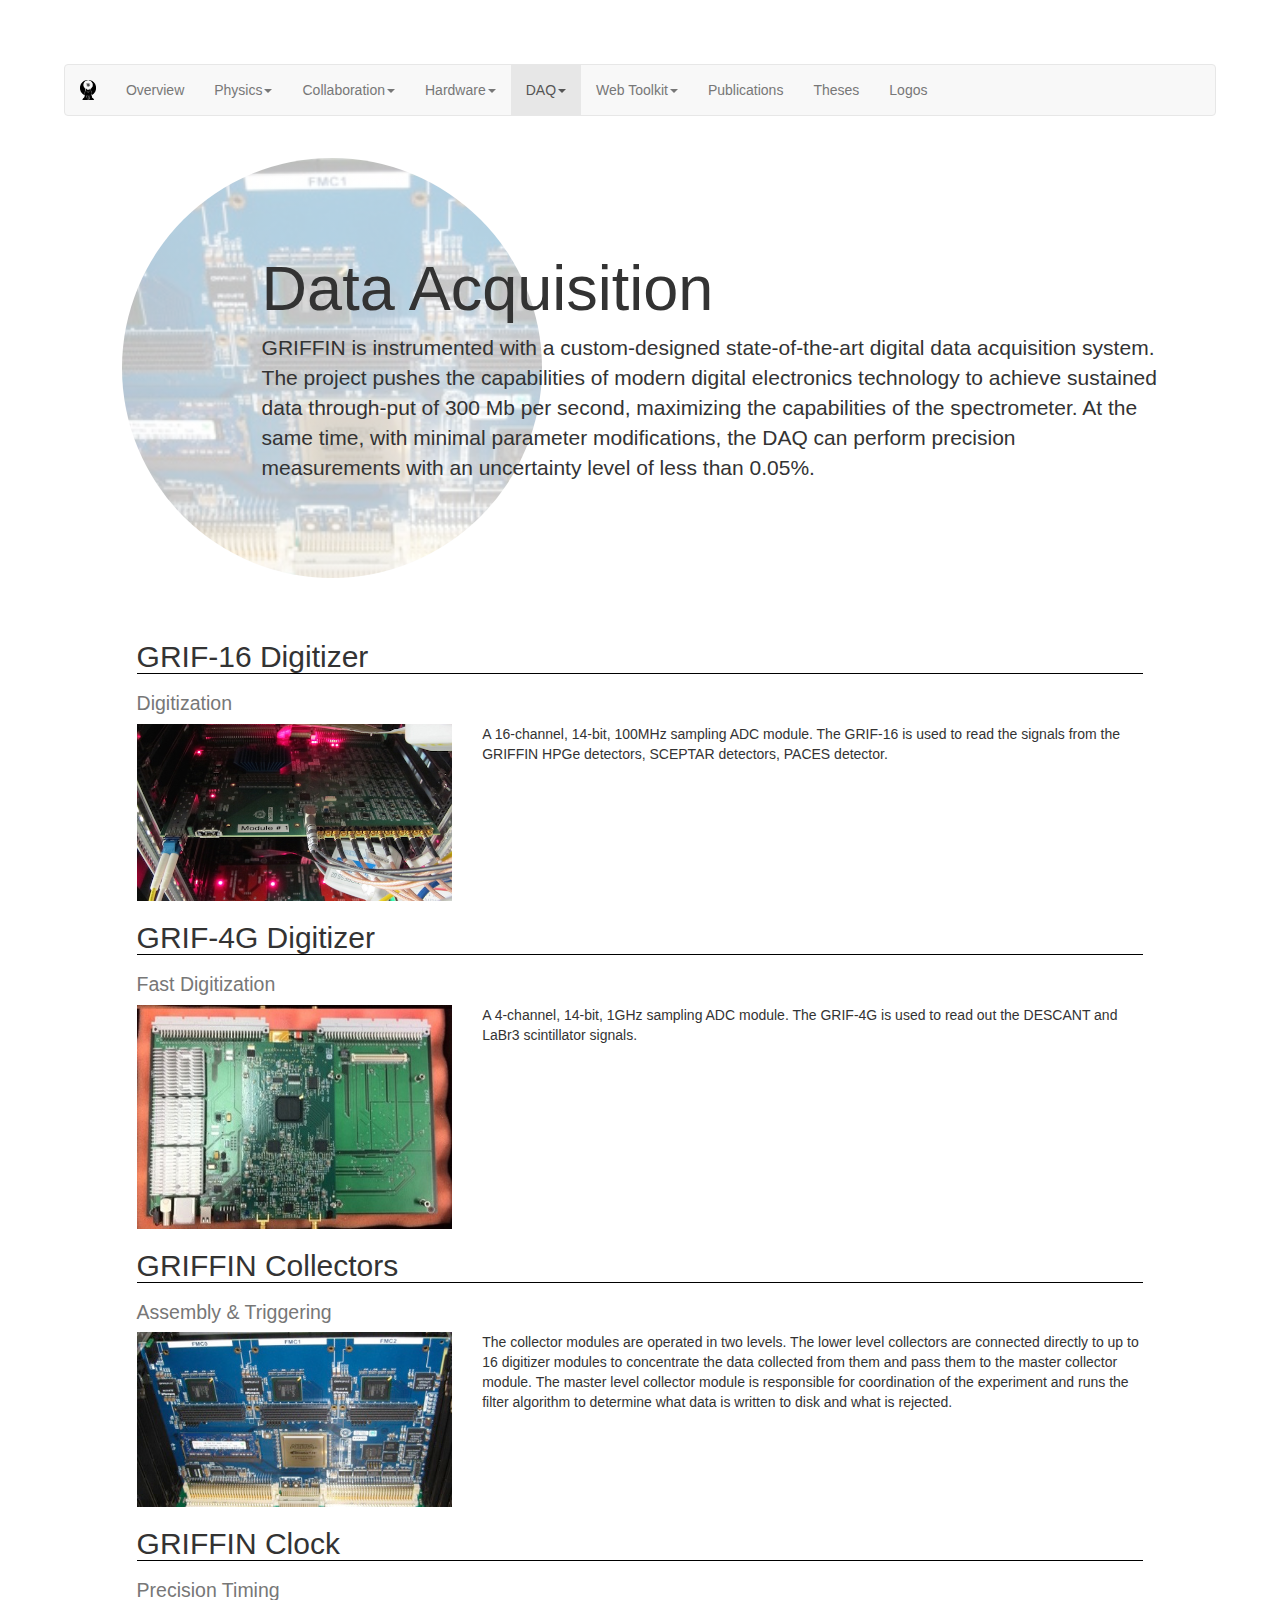
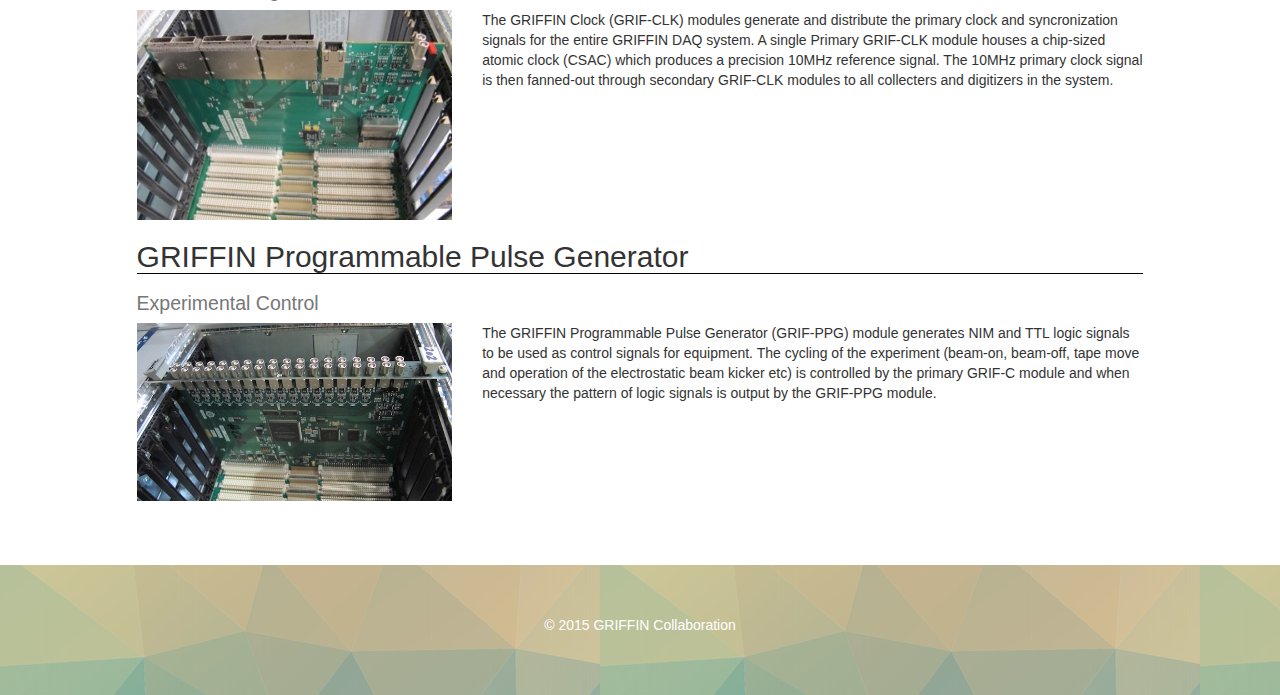
<file: daq.html>
<html>
    <head>
        <title>GRIFFIN Collaboration - DAQ</title>
        <script src="scripts/jquery1-11-3.min.js" type="text/javascript"></script>
        <link rel="stylesheet" href="https://maxcdn.bootstrapcdn.com/bootstrap/3.3.5/css/bootstrap.min.css">
        <script src="scripts/bootstrap3-3-5.min.js" type="text/javascript"></script>
        <script src="scripts/mustache.js" type="text/javascript"></script>
        <link rel="stylesheet" href="https://maxcdn.bootstrapcdn.com/font-awesome/4.4.0/css/font-awesome.min.css">


        <script src='scripts/griffin.js' type="text/javascript"></script>
        <link rel="stylesheet" href="css/general.css"></link>
        <link rel="stylesheet" href="css/daq.css"></link>
    </head>

    <body>

        <div id='wrap' class='wrap'>
            <div class='innerWrap'>

                <!--navigation - poulate with nav.mustache-->
                <nav id='navigation' class="navbar navbar-default navbar-custom"></nav>

                <!--splash-->
                <div id='jumbo' class="jumbotron jumbotron-custom">
                    <div id='titleBub' class='leadBubble'></div>
                    <div id='titleText' class='leadText'>
                        <h1>Data Acquisition</h1>
                        <p class='splashText'>GRIFFIN is instrumented with a custom-designed state-of-the-art digital data acquisition system. The project pushes the capabilities of modern digital electronics technology to achieve sustained data through-put of 300 Mb per second, maximizing the capabilities of the spectrometer. At the same time, with minimal parameter modifications, the DAQ can perform precision measurements with an uncertainty level of less than 0.05%.</p>
                    </div>
                </div>

                
                <div id='grif16' class='row'>
                    <div class='col-md-12'>
                        <h2>GRIF-16 Digitizer</h2>
                        <h2 class='subheading'><small>Digitization</small></h2>
                    </div>
                </div>
                <div class='row'>
                    <div class='col-md-4'>
                        <img class='daqPic' src='img/grif16.jpg'></img>
                    </div>
                    <div class='col-md-8'>
                        <p>A 16-channel, 14-bit, 100MHz sampling ADC module. The GRIF-16 is used to read the signals from the GRIFFIN HPGe detectors, SCEPTAR detectors, PACES detector.</p>
                    </div>
                </div>
                
                <div id='grif4G' class='row'>
                    <div class='col-md-12'>
                        <h2>GRIF-4G Digitizer</h2>
                        <h2 class='subheading'><small>Fast Digitization</small></h2>
                    </div>
                </div>
                <div class='row'>
                    <div class='col-md-4'>
                        <img class='daqPic' src='img/grif4G.jpg'></img>
                    </div>
                    <div class='col-md-8'>
                        <p>A 4-channel, 14-bit, 1GHz sampling ADC module. The GRIF-4G is used to read out the DESCANT and LaBr3 scintillator signals.</p>
                    </div>
                </div>

                <div id='collector' class='row'>
                    <div class='col-md-12'>
                        <h2>GRIFFIN Collectors</h2>
                        <h2 class='subheading'><small>Assembly & Triggering</small></h2>
                    </div>
                </div>
                <div class='row'>
                    <div class='col-md-4'>
                        <img class='daqPic' src='img/grifC.jpg'></img>
                    </div>
                    <div class='col-md-8'>
                        <p>The collector modules are operated in two levels. The lower level collectors are connected directly to up to 16 digitizer modules to concentrate the data collected from them and pass them to the master collector module. The master level collector module is responsible for coordination of the experiment and runs the filter algorithm to determine what data is written to disk and what is rejected.</p>
                    </div>
                </div>

                <div id='clock' class='row'>
                    <div class='col-md-12'>
                        <h2>GRIFFIN Clock</h2>
                        <h2 class='subheading'><small>Precision Timing</small></h2>
                    </div>
                </div>
                <div class='row'>
                    <div class='col-md-4'>
                        <img class='daqPic' src='img/grifClk.jpg'></img>
                    </div>
                    <div class='col-md-8'>
                        <p>The GRIFFIN Clock (GRIF-CLK) modules generate and distribute the primary clock and syncronization signals for the entire GRIFFIN DAQ system. A single Primary GRIF-CLK module houses a chip-sized atomic clock (CSAC) which produces a precision 10MHz reference signal. The 10MHz primary clock signal is then fanned-out through secondary GRIF-CLK modules to all collecters and digitizers in the system.</p>
                    </div>
                </div>

                <div id='ppg' class='row'>
                    <div class='col-md-12'>
                        <h2>GRIFFIN Programmable Pulse Generator</h2>
                        <h2 class='subheading'><small>Experimental Control</small></h2>
                    </div>
                </div>
                <div class='row'>
                    <div class='col-md-4'>
                        <img class='daqPic' src='img/grifPPG.jpg'></img>
                    </div>
                    <div class='col-md-8'>
                        <p>The GRIFFIN Programmable Pulse Generator (GRIF-PPG) module generates NIM and TTL logic signals to be used as control signals for equipment. The cycling of the experiment (beam-on, beam-off, tape move and operation of the electrostatic beam kicker etc) is controlled by the primary GRIF-C module and when necessary the pattern of logic signals is output by the GRIF-PPG module.</p>
                    </div>
                </div>

            </div>
            <!--footer-->
            <div id='footer' class='footer'></div>
        </div>



        <script>
            //inject navigation bar
            promisePartial('nav').then(function(template){
                document.getElementById('navigation').innerHTML = Mustache.to_html(template, {});
                document.getElementById('linkDAQ').classList.add('active');
                document.getElementById('linkDAQ').classList.add('active-custom');
            })

            //inject footer
            promisePartial('footer').then(function(template){
                document.getElementById('footer').innerHTML = Mustache.to_html(template, {});
            })

            //layout tweaks
            centerTitle();

            //keep things tidy for those who like to play with window sizes:
            window.onresize = function(){
                centerTitle();
            }

        </script>
    </body>
</html>
</file>
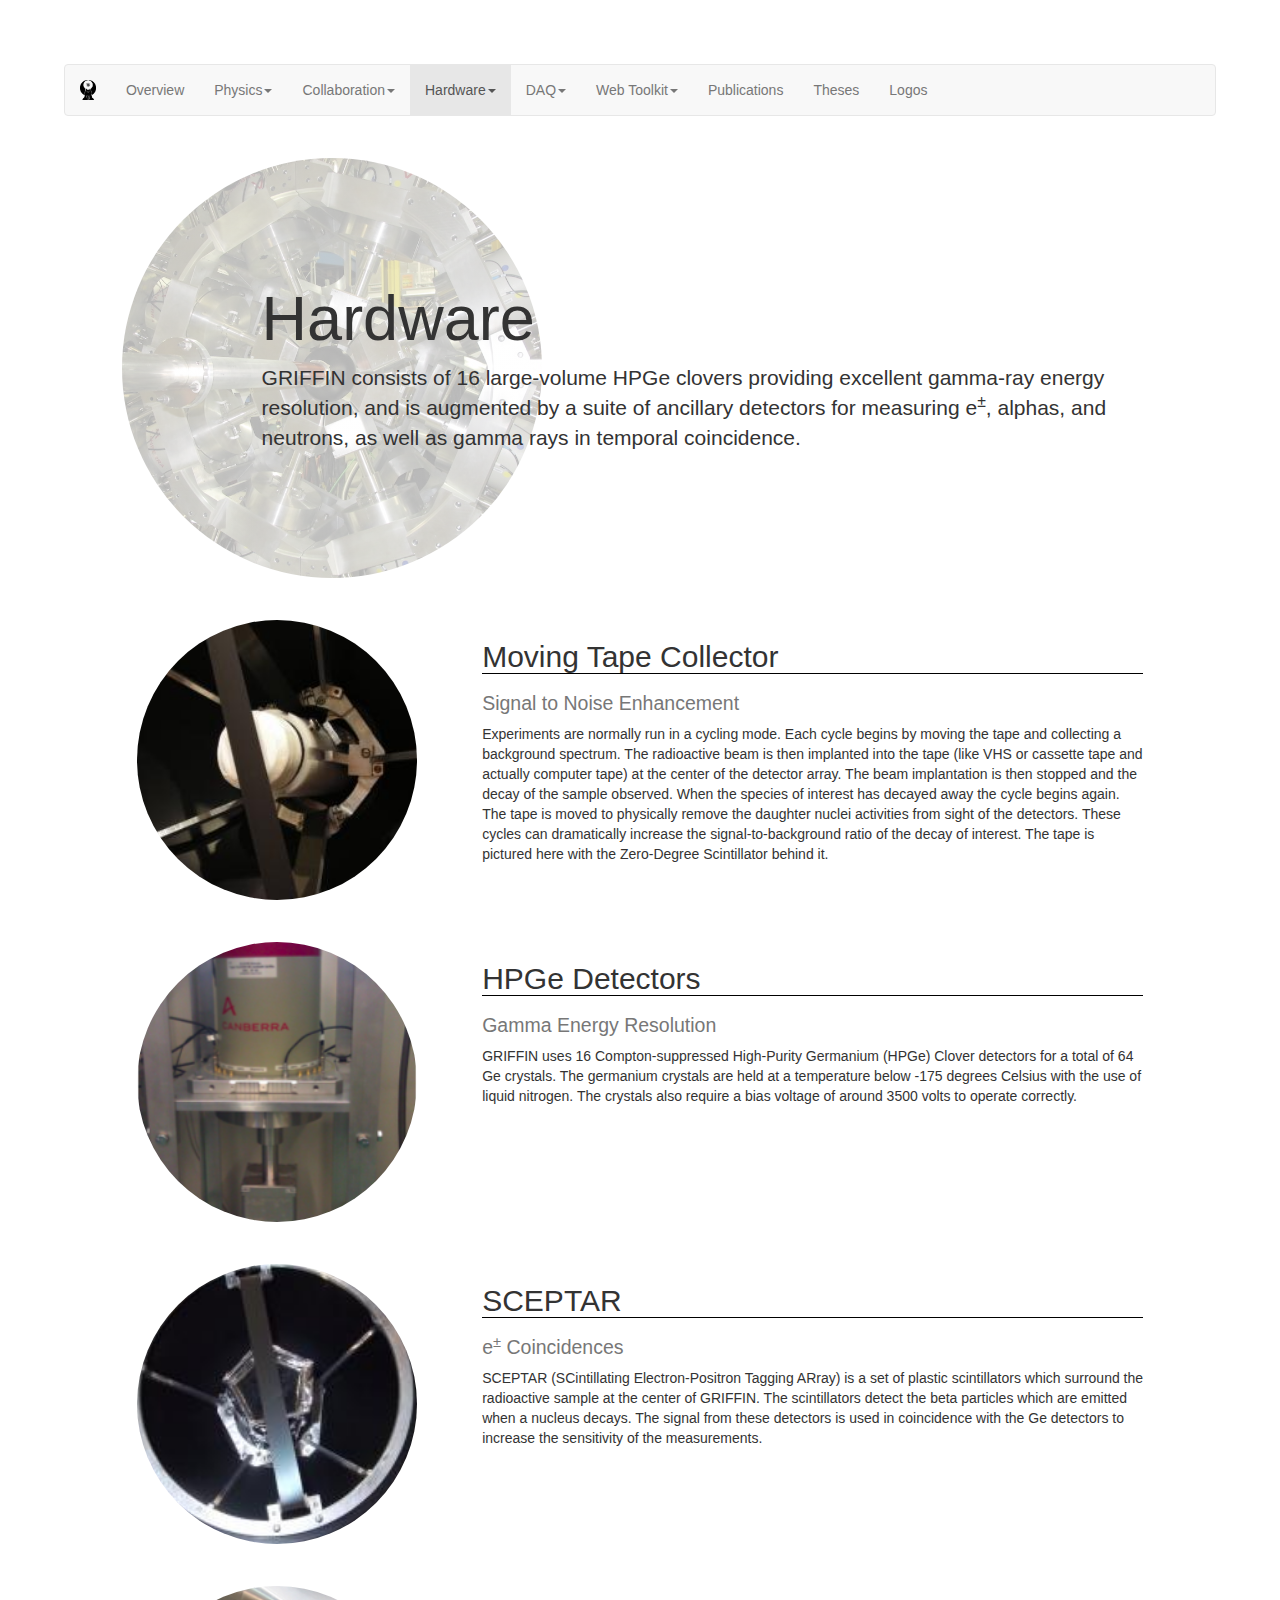
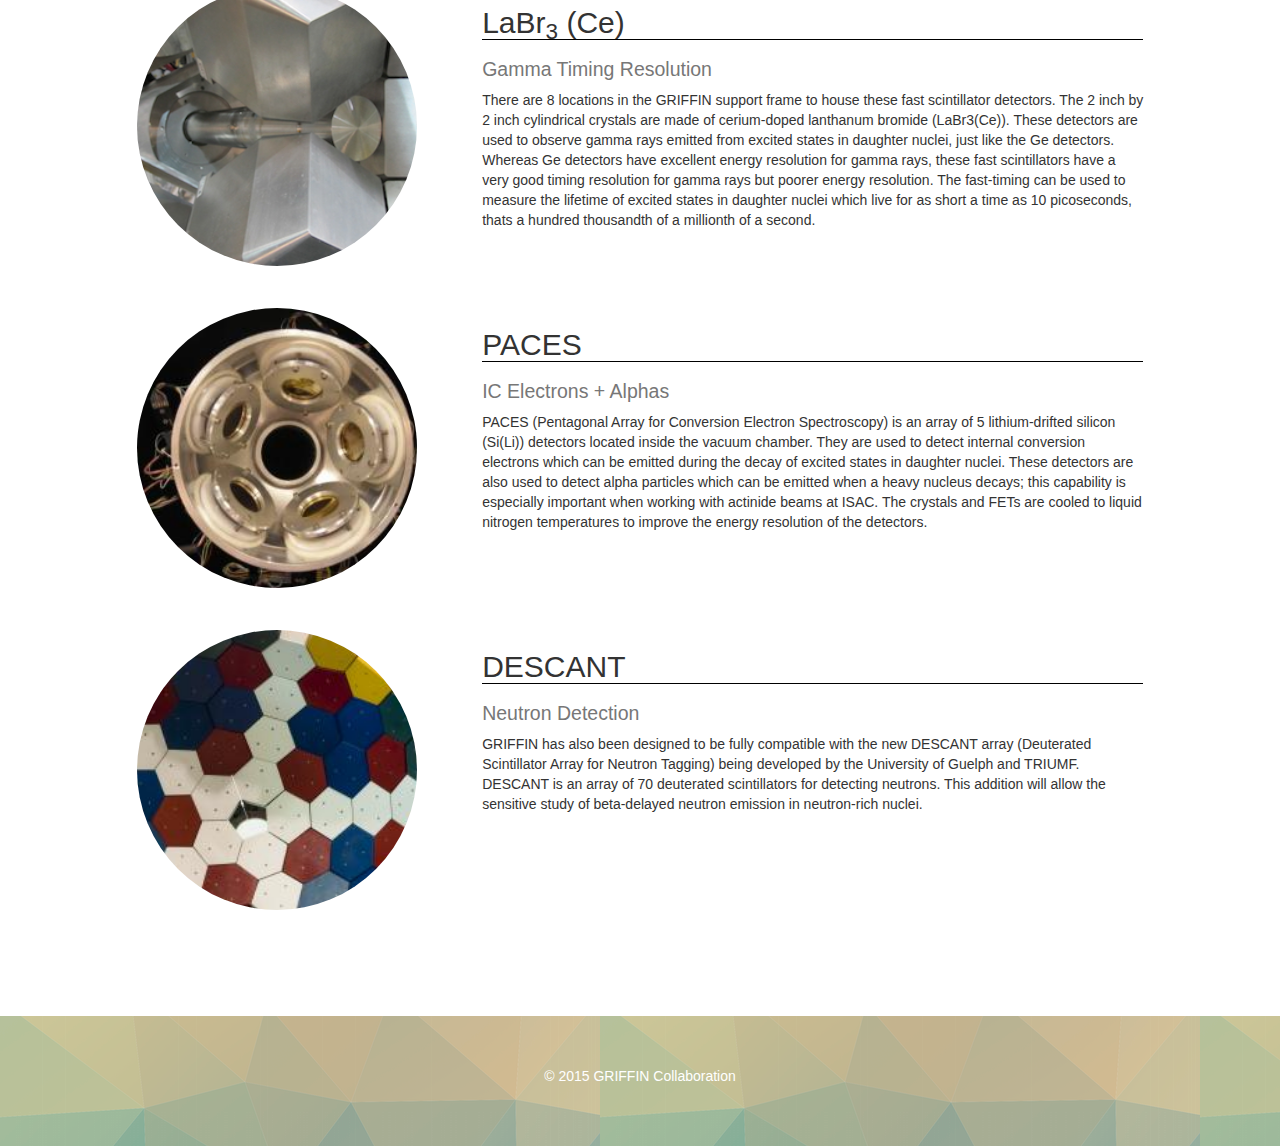
<file: hardware.html>
<html>
    <head>
        <title>GRIFFIN Collaboration - Hardware</title>
        <script src="scripts/jquery1-11-3.min.js" type="text/javascript"></script>
        <link rel="stylesheet" href="https://maxcdn.bootstrapcdn.com/bootstrap/3.3.5/css/bootstrap.min.css">
        <script src="scripts/bootstrap3-3-5.min.js" type="text/javascript"></script>
        <script src="scripts/mustache.js" type="text/javascript"></script>
        <link rel="stylesheet" href="https://maxcdn.bootstrapcdn.com/font-awesome/4.4.0/css/font-awesome.min.css">


        <script src='scripts/griffin.js' type="text/javascript"></script>
        <link rel="stylesheet" href="css/general.css"></link>
        <link rel="stylesheet" href="css/hardware.css"></link>
    </head>

    <body>

        <div id='wrap' class='wrap'>
            <div class='innerWrap'>

                <!--navigation - poulate with nav.mustache-->
                <nav id='navigation' class="navbar navbar-default navbar-custom"></nav>

                <!--splash-->
                <div id='jumbo' class="jumbotron jumbotron-custom">
                    <div id='titleBub' class='leadBubble'></div>
                    <div id='titleText' class='leadText'>
                        <h1>Hardware</h1>
                        <p class='splashText'>GRIFFIN consists of 16 large-volume HPGe clovers providing excellent gamma-ray energy resolution, and is augmented by a suite of ancillary detectors for measuring e<sup>&plusmn;</sup>, alphas, and neutrons, as well as gamma rays in temporal coincidence.</p>
                    </div>
                </div>

                <div class='row'>
                    <div class='col-md-4'>
                        <div id='tape' class='detectorStub'></div>
                    </div>
                    <div class='col-md-8'>
                        <h2>Moving Tape Collector</h2>
                        <h2 class='subheading'><small>Signal to Noise Enhancement</small></h2>
                        <p>Experiments are normally run in a cycling mode. Each cycle begins by moving the tape and collecting a background spectrum. The radioactive beam is then implanted into the tape (like VHS or cassette tape and actually computer tape) at the center of the detector array. The beam implantation is then stopped and the decay of the sample observed. When the species of interest has decayed away the cycle begins again. The tape is moved to physically remove the daughter nuclei activities from sight of the detectors. These cycles can dramatically increase the signal-to-background ratio of the decay of interest. The tape is pictured here with the Zero-Degree Scintillator behind it.</p>
                    </div>
                </div>

                <div class='row'>
                    <div class='col-md-4'>
                        <div id='hpge' class='detectorStub'></div>
                    </div>
                    <div class='col-md-8'>
                        <h2>HPGe Detectors</h2>
                        <h2 class='subheading'><small>Gamma Energy Resolution</small></h2>
                        <p>GRIFFIN uses 16 Compton-suppressed High-Purity Germanium (HPGe) Clover detectors for a total of 64 Ge crystals. The germanium crystals are held at a temperature below -175 degrees Celsius with the use of liquid nitrogen. The crystals also require a bias voltage of around 3500 volts to operate correctly.</p>
                    </div>
                </div>

                <div class='row'>
                    <div class='col-md-4'>
                        <div id='sceptar' class='detectorStub'></div>
                    </div>
                    <div class='col-md-8'>
                        <h2>SCEPTAR</h2>
                        <h2 class='subheading'><small>e<sup>&plusmn;</sup> Coincidences</small></h2>
                        <p>SCEPTAR (SCintillating Electron-Positron Tagging ARray) is a set of plastic scintillators which surround the radioactive sample at the center of GRIFFIN. The scintillators detect the beta particles which are emitted when a nucleus decays. The signal from these detectors is used in coincidence with the Ge detectors to increase the sensitivity of the measurements.</p>
                    </div>
                </div>

                <div class='row'>
                    <div class='col-md-4'>
                        <div id='labr' class='detectorStub'></div>
                    </div>
                    <div class='col-md-8'>
                        <h2>LaBr<sub>3</sub> (Ce)</h2>
                        <h2 class='subheading'><small>Gamma Timing Resolution</small></h2>
                        <p>There are 8 locations in the GRIFFIN support frame to house these fast scintillator detectors. The 2 inch by 2 inch cylindrical crystals are made of cerium-doped lanthanum bromide (LaBr3(Ce)). These detectors are used to observe gamma rays emitted from excited states in daughter nuclei, just like the Ge detectors. Whereas Ge detectors have excellent energy resolution for gamma rays, these fast scintillators have a very good timing resolution for gamma rays but poorer energy resolution. The fast-timing can be used to measure the lifetime of excited states in daughter nuclei which live for as short a time as 10 picoseconds, thats a hundred thousandth of a millionth of a second.</p>
                    </div>
                </div>

                <div class='row'>
                    <div class='col-md-4'>
                        <div id='paces' class='detectorStub'></div>
                    </div>
                    <div class='col-md-8'>
                        <h2>PACES</h2>
                        <h2 class='subheading'><small>IC Electrons + Alphas</small></h2>
                        <p>PACES (Pentagonal Array for Conversion Electron Spectroscopy) is an array of 5 lithium-drifted silicon (Si(Li)) detectors located inside the vacuum chamber. They are used to detect internal conversion electrons which can be emitted during the decay of excited states in daughter nuclei. These detectors are also used to detect alpha particles which can be emitted when a heavy nucleus decays; this capability is especially important when working with actinide beams at ISAC. The crystals and FETs are cooled to liquid nitrogen temperatures to improve the energy resolution of the detectors.</p>
                    </div>
                </div>

                <div class='row'>
                    <div class='col-md-4'>
                        <div id='descant' class='detectorStub'></div>
                    </div>
                    <div class='col-md-8'>
                        <h2>DESCANT</h2>
                        <h2 class='subheading'><small>Neutron Detection</small></h2>
                        <p>GRIFFIN has also been designed to be fully compatible with the new DESCANT array (Deuterated Scintillator Array for Neutron Tagging) being developed by the University of Guelph and TRIUMF. DESCANT is an array of 70 deuterated scintillators for detecting neutrons. This addition will allow the sensitive study of beta-delayed neutron emission in neutron-rich nuclei.</p>
                    </div>
                </div>

            </div>
            <!--footer-->
            <div id='footer' class='footer'></div>
        </div>

        <script>
            //inject navigation bar
            promisePartial('nav').then(function(template){
                document.getElementById('navigation').innerHTML = Mustache.to_html(template, {});
                document.getElementById('linkHardware').classList.add('active');
                document.getElementById('linkHardware').classList.add('active-custom');
            })

            //inject footer
            promisePartial('footer').then(function(template){
                document.getElementById('footer').innerHTML = Mustache.to_html(template, {});
            })

            //layout tweaks
            centerTitle();

            //keep things tidy for those who like to play with window sizes:
            window.onresize = function(){
                centerTitle();
            }

        </script>
    </body>
</html>
</file>
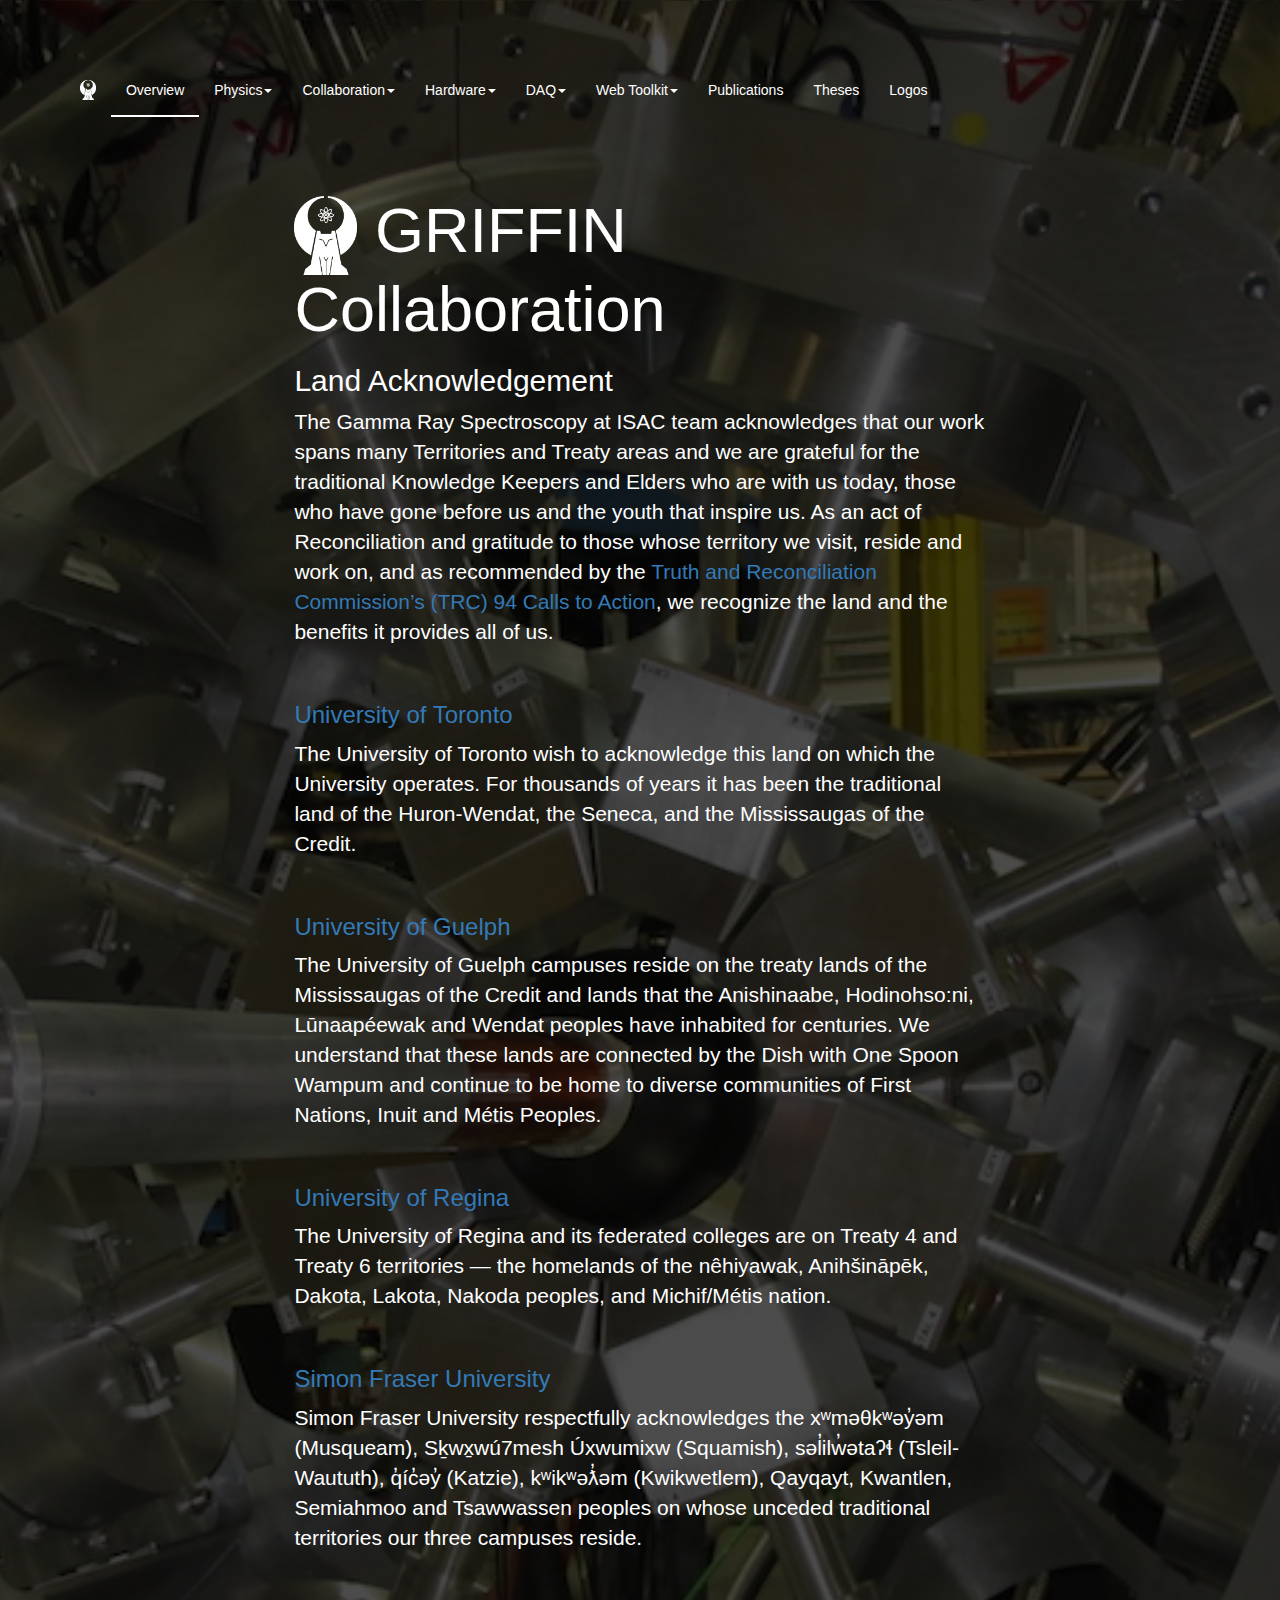
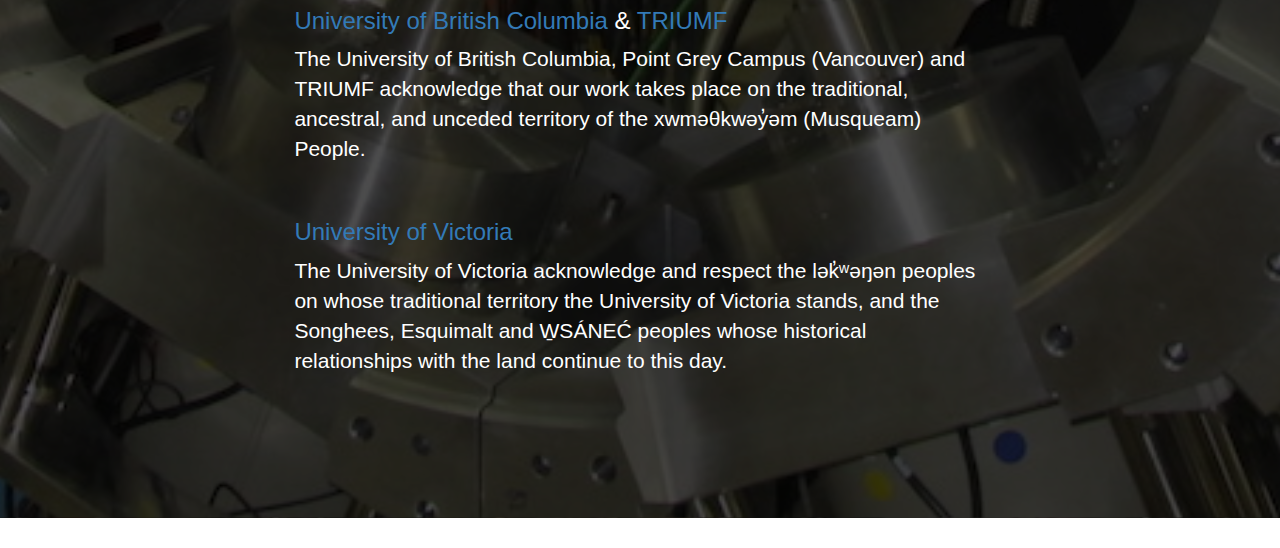
<file: land.html>
<html>
    <head>
        <title>GRIFFIN Collaboration - Land Acknowledgement</title>
        <script src="scripts/jquery1-11-3.min.js" type="text/javascript"></script>
        <link rel="stylesheet" href="https://maxcdn.bootstrapcdn.com/bootstrap/3.3.5/css/bootstrap.min.css">
        <script src="scripts/bootstrap3-3-5.min.js" type="text/javascript"></script>
        <script src="scripts/mustache.js" type="text/javascript"></script>
        <script src="scripts/smooth-scroll.js"></script>

        <script src='scripts/griffin.js' type="text/javascript"></script>
        <link rel="stylesheet" href="css/general.css"></link>
        <link rel="stylesheet" href="css/landing.css"></link>
    </head>

    <body>

        <div id='wrap' class='wrap'>
            <div id='heroHeader' class='heroHeader'>
                <!--navigation - poulate with nav.mustache-->
                <nav id='navigation' class="navbar navbar-default navbar-custom"></nav>

                <!--splash-->
                <div class="jumbotron jumbotron-custom">
                    <h1>
                        <img class='logo' alt="GRIFFIN Collaboration" src="img/branding/GRIFFIN_Logo_White.png">
                        GRIFFIN Collaboration
                    </h1>
<h2>Land Acknowledgement</h2>
<p>
		  The Gamma Ray Spectroscopy at ISAC team acknowledges
                that our work spans many Territories and Treaty areas
                and we are grateful for the traditional Knowledge
                Keepers and Elders who are with us today, those who
                have gone before us and the youth that inspire us. As
                an act of Reconciliation and gratitude to those whose
                territory we visit, reside and work on, and as
                recommended by the <a href='https://nctr.ca/records/reports/#trc-reports'>Truth and Reconciliation Commission’s (TRC) 94 Calls to Action</a>, we recognize the land and the benefits it provides all of us.
		  </p>
		  <br>
<h3><a href='https://www.uvic.ca/'>University of Toronto</a></h3>
		  <p>
		  The University of Toronto wish to acknowledge this land on which the University operates. For thousands of years it has been the traditional land of the Huron-Wendat, the Seneca, and the Mississaugas of the Credit.
		  </p>
		  <br>
<h3><a href='https://www.uoguelph.ca/'>University of Guelph</a></h3>
		  <p>
		  The University of Guelph campuses reside on the treaty lands of the Mississaugas of the Credit and lands that the Anishinaabe, Hodinohso:ni, Lūnaapéewak and Wendat peoples have inhabited for centuries. We understand that these lands are connected by the Dish with One Spoon Wampum and continue to be home to diverse communities of First Nations, Inuit and Métis Peoples.
		  </p>
		  <br>
<h3><a href='https://www.uregina.ca/'>University of Regina</a></h3>
		  <p>
		  The University of Regina and its federated colleges are on Treaty 4 and Treaty 6 territories — the homelands of the nêhiyawak, Anihšināpēk, Dakota, Lakota, Nakoda peoples, and Michif/Métis nation.
		  </p>
		  <br>
<h3><a href='https://www.sfu.ca/'>Simon Fraser University</a></h3>
		  <p>
		  Simon Fraser University respectfully acknowledges the xʷməθkʷəy̓əm (Musqueam), Sḵwx̱wú7mesh Úxwumixw (Squamish), səl̓ilw̓ətaʔɬ (Tsleil-Waututh), q̓íc̓əy̓ (Katzie), kʷikʷəƛ̓əm (Kwikwetlem), Qayqayt, Kwantlen, Semiahmoo and Tsawwassen peoples on whose unceded traditional territories our three campuses reside.
		  </p>
		  <br>
<h3><a href='https://www.ubc.ca/'>University of British Columbia</a> & <a href='https://www.triumf.ca/'>TRIUMF</a></h3>
		  <p>
		  The University of British Columbia, Point Grey Campus (Vancouver) and TRIUMF acknowledge that our work takes place on the traditional, ancestral, and unceded territory of the xwməθkwəy̓əm (Musqueam) People.
		  </p>
		  <br>
<h3><a href='https://www.uvic.ca/'>University of Victoria</a></h3>
		  <p>
		  The University of Victoria acknowledge and respect
                the lək̓ʷəŋən peoples on whose traditional territory
                the University of Victoria stands, and the Songhees,
                Esquimalt and W̱SÁNEĆ peoples whose historical
		  relationships with the land continue to this day.
		  </p>
                </div>
                
            </div>

                <div id='footer'></div>
            </div>

        </div>



        <script>
            

            //inject navigation bar
            promisePartial('nav').then(function(template){
                document.getElementById('navigation').innerHTML = Mustache.to_html(template, {"whiteLogo": true});
                document.getElementById('linkOverview').classList.add('active');
                document.getElementById('linkOverview').classList.add('active-custom');
            })

            //inject footer
            promisePartial('footer').then(function(template){
                document.getElementById('footer').innerHTML = Mustache.to_html(template, {});
            })

            //mange the scroll link
            smoothScroll.init();
            manageScrollPosition();
            window.onresize = manageScrollPosition;
            function manageScrollPosition(){
                var heroHeight = document.getElementById('heroHeader').offsetHeight, 
                    scroll = document.getElementById('moreInfo');

                scroll.setAttribute('style', 'top: calc(' + heroHeight + 'px - 5em)')
            }


        </script>
    </body>
</html>
</file>
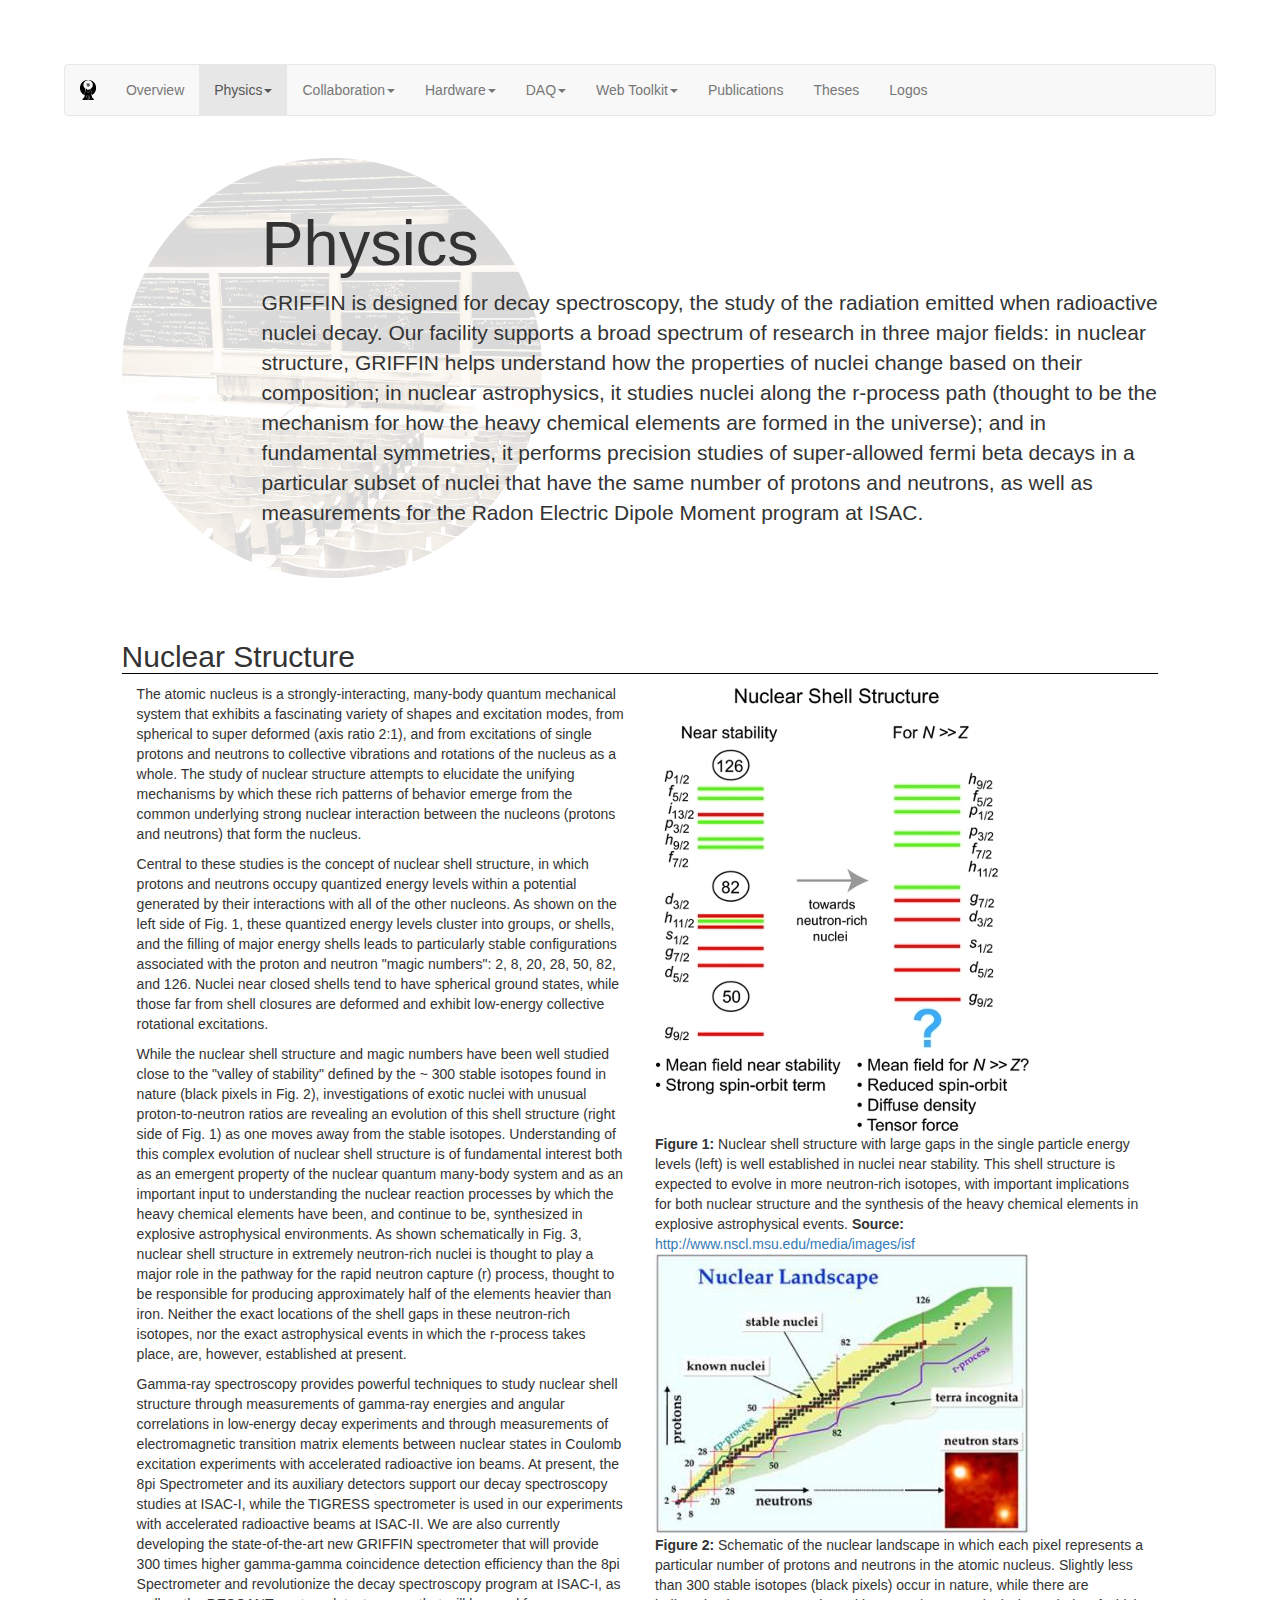
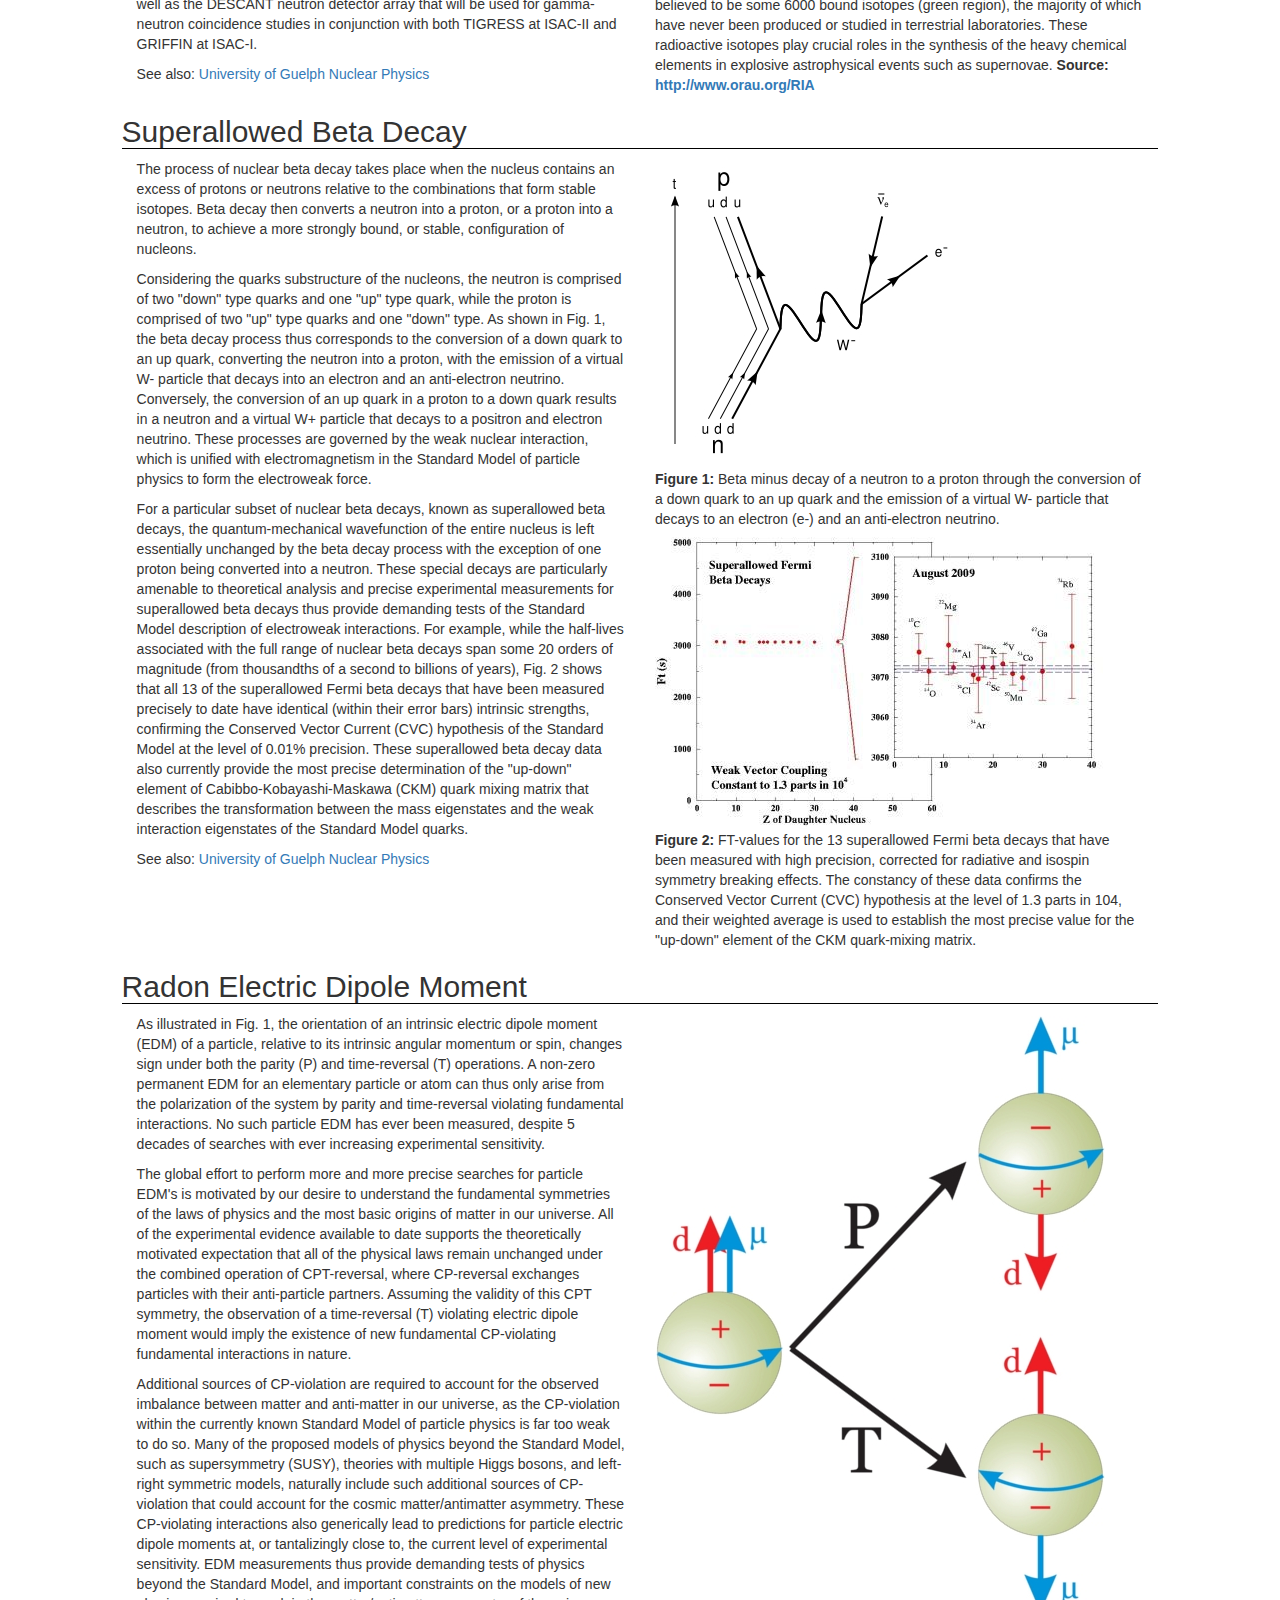
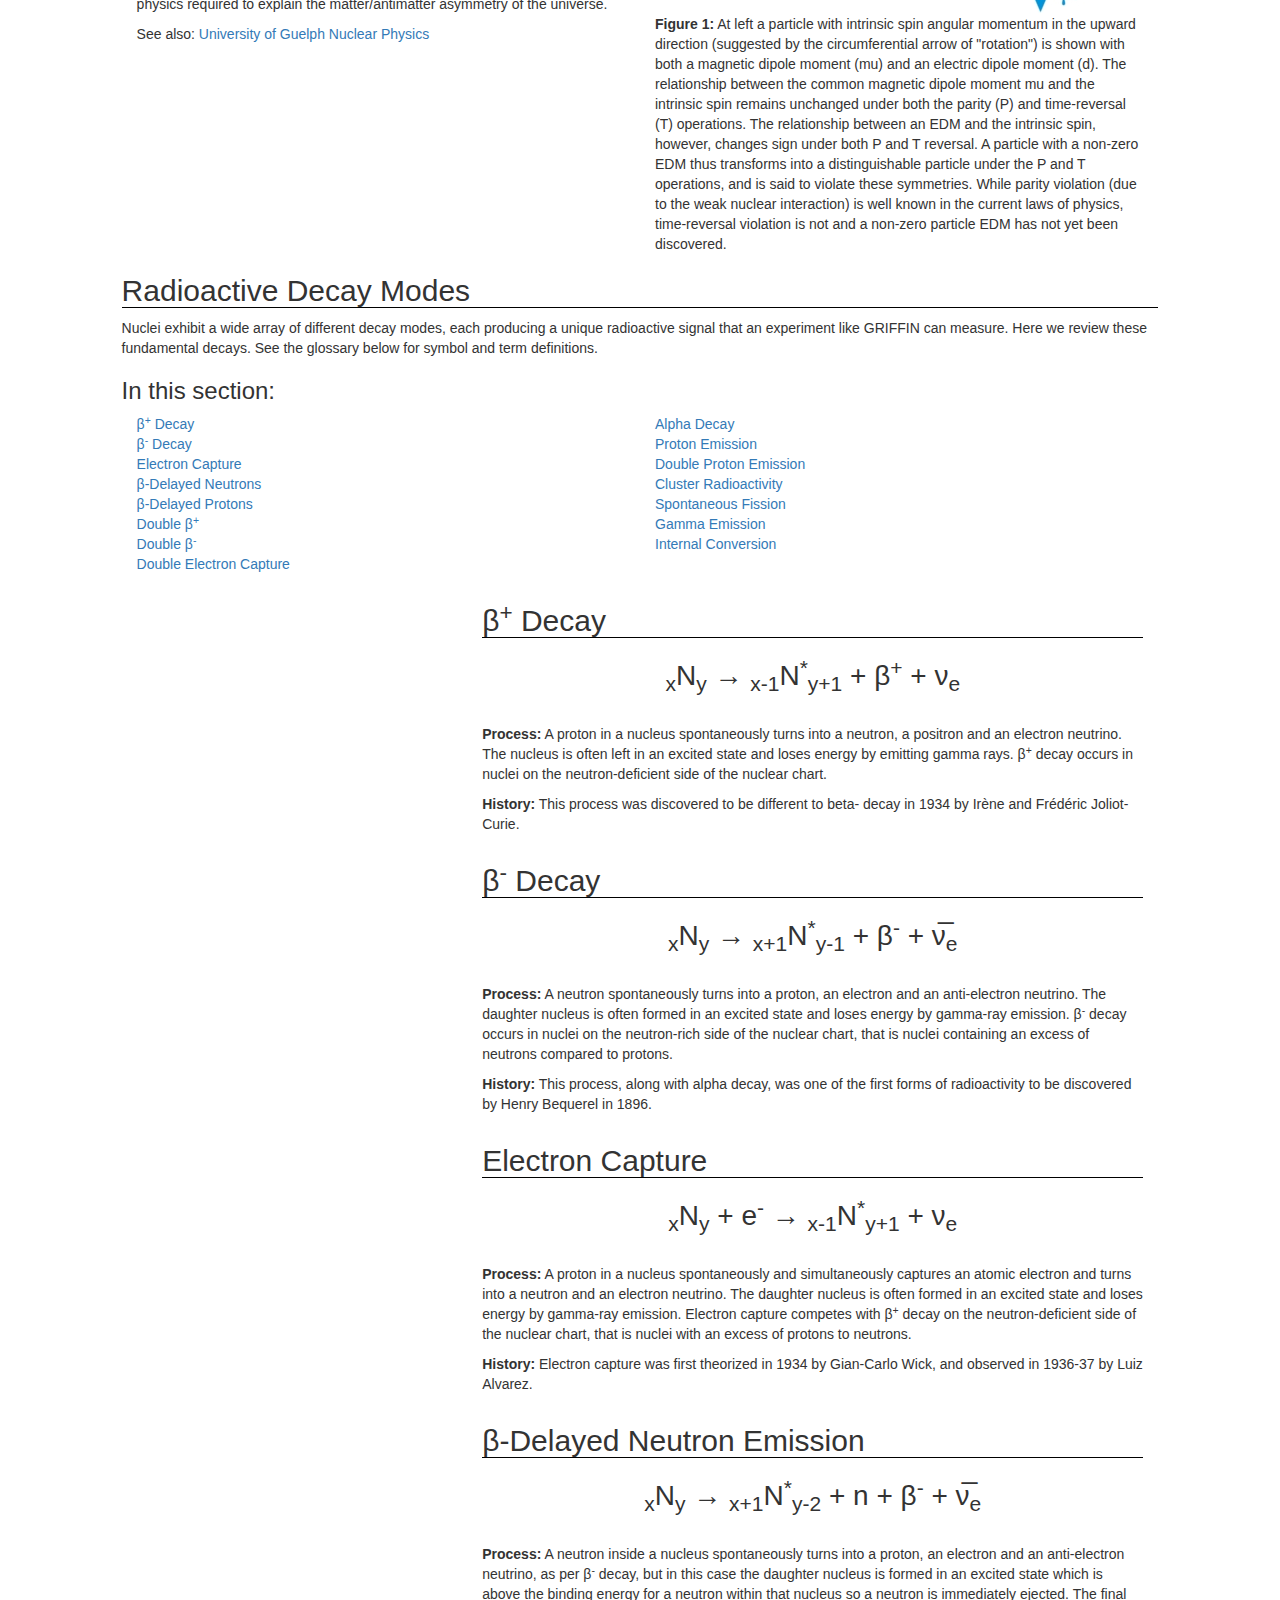
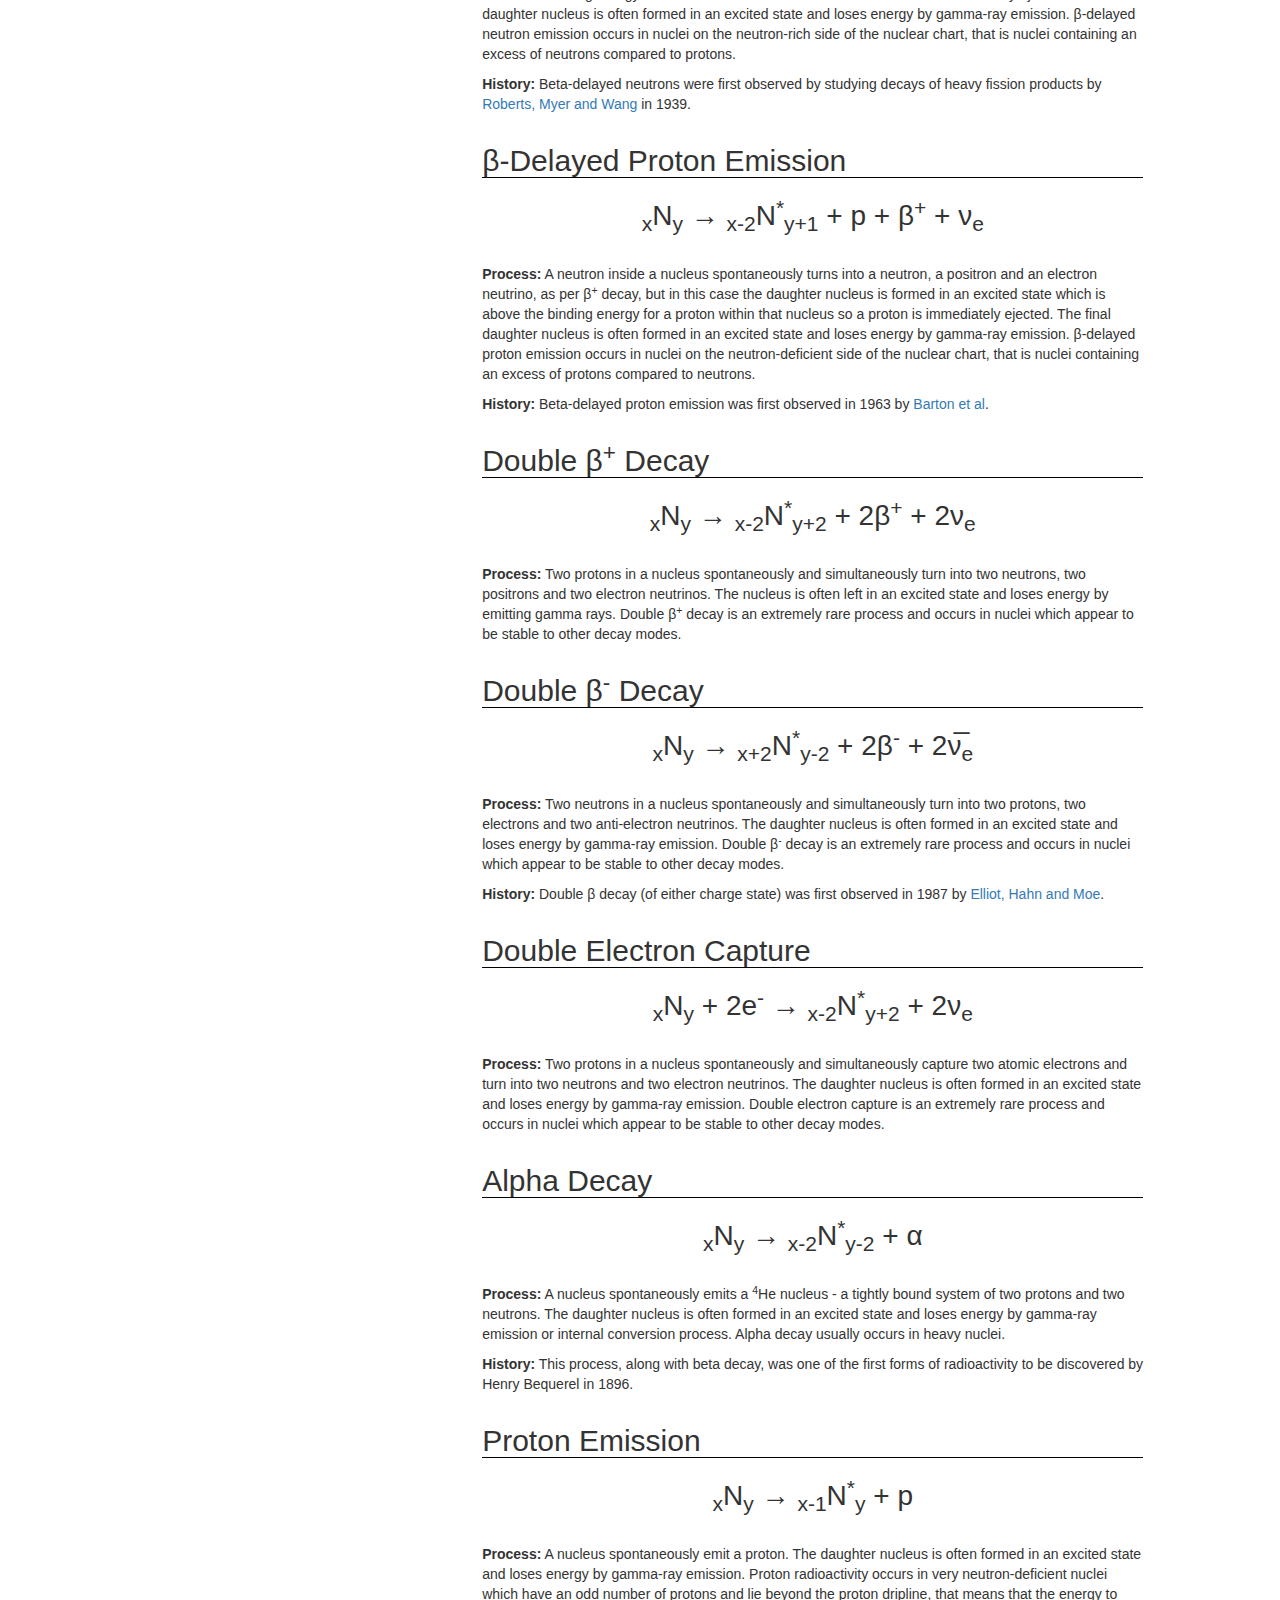
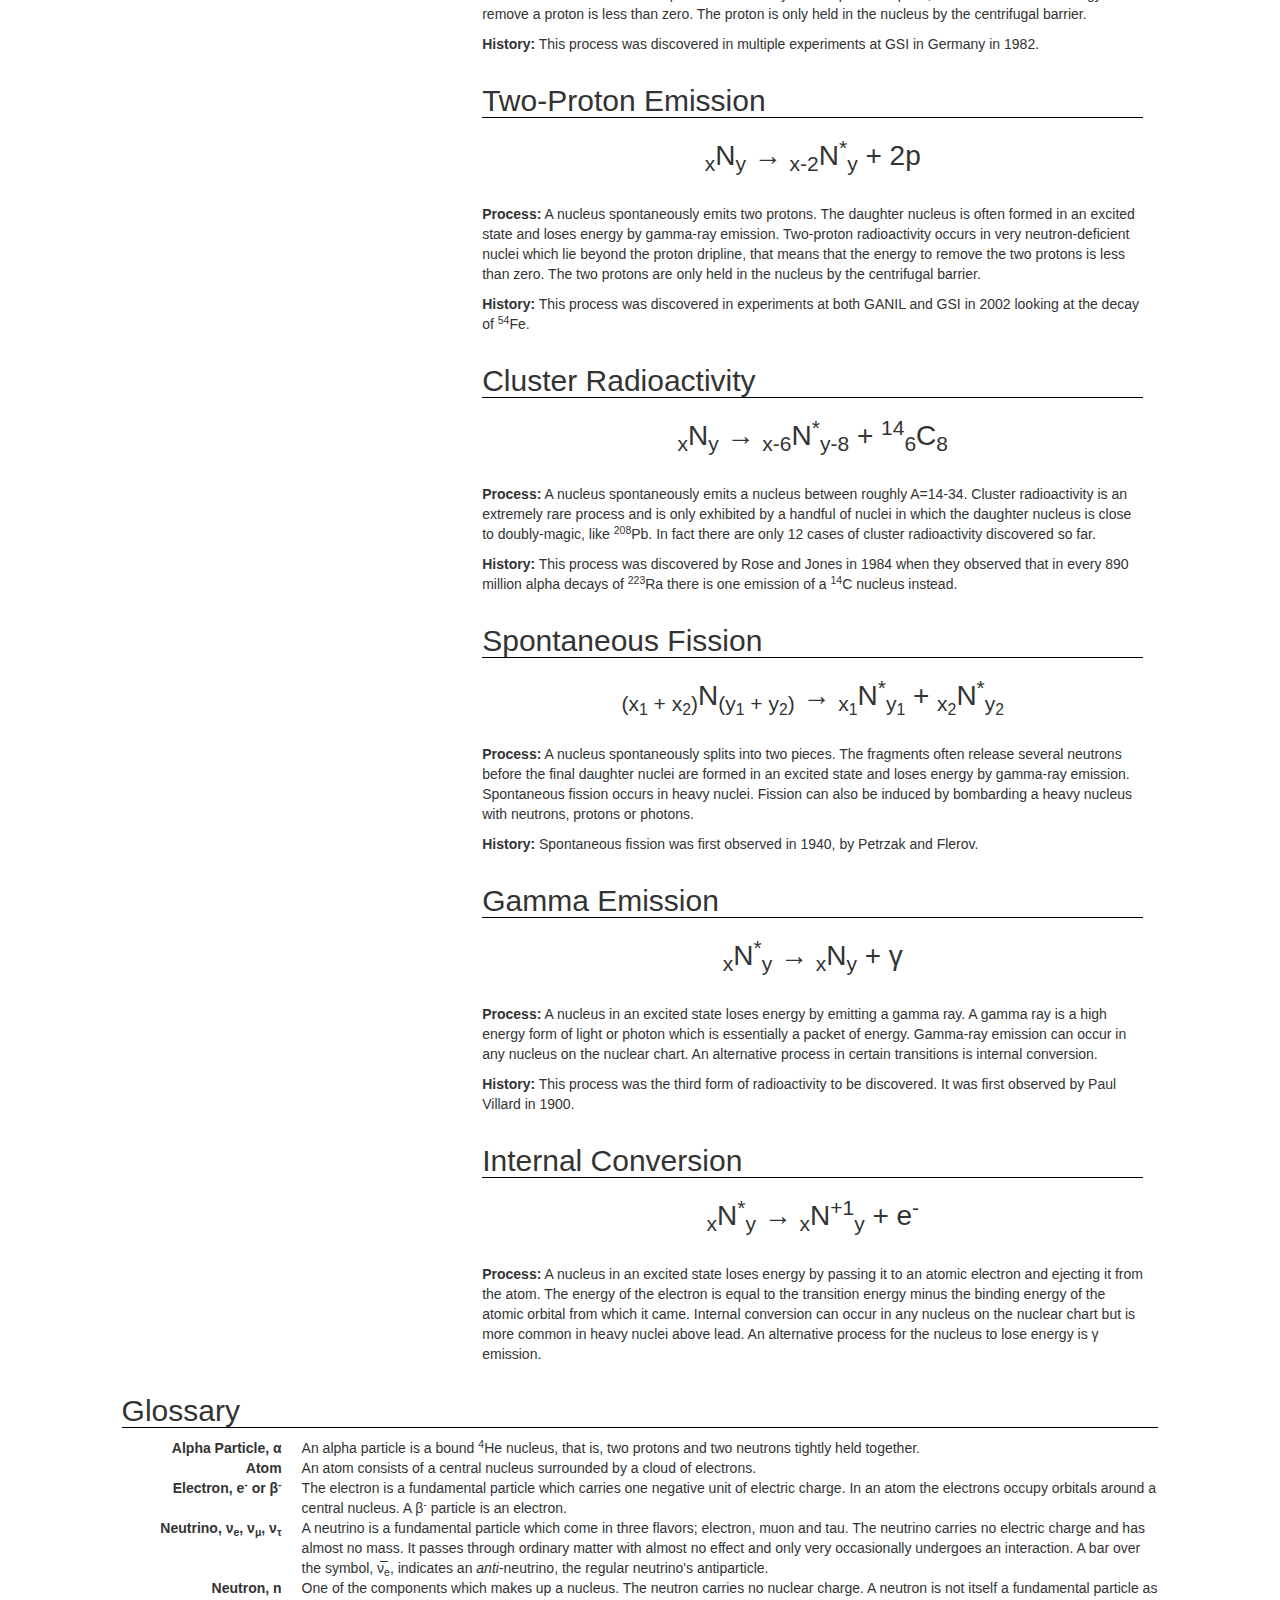
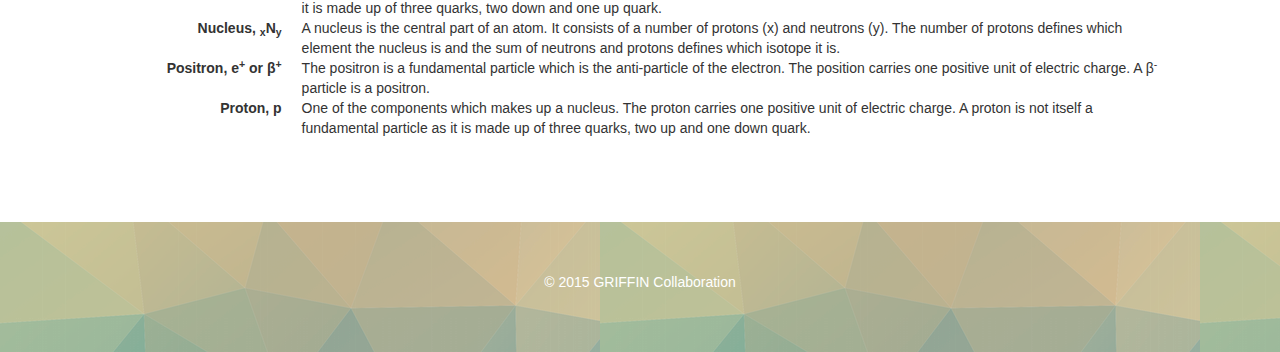
<file: physics.html>
<html>
    <head>
        <title>GRIFFIN Collaboration - Hardware</title>
        <script src="scripts/jquery1-11-3.min.js" type="text/javascript"></script>
        <link rel="stylesheet" href="https://maxcdn.bootstrapcdn.com/bootstrap/3.3.5/css/bootstrap.min.css">
        <script src="scripts/bootstrap3-3-5.min.js" type="text/javascript"></script>
        <script src="scripts/mustache.js" type="text/javascript"></script>
        <link rel="stylesheet" href="https://maxcdn.bootstrapcdn.com/font-awesome/4.4.0/css/font-awesome.min.css">


        <script src='scripts/griffin.js' type="text/javascript"></script>
        <link rel="stylesheet" href="css/general.css"></link>
        <link rel="stylesheet" href="css/physics.css"></link>
    </head>

    <body>

        <div id='wrap' class='wrap'>
            <div class='innerWrap'>

                <!--navigation - poulate with nav.mustache-->
                <nav id='navigation' class="navbar navbar-default navbar-custom"></nav>

                <!--splash-->
                <div id='jumbo' class="jumbotron jumbotron-custom">
                    <div id='titleBub' class='leadBubble'></div>
                    <div id='titleText' class='leadText'>
                        <h1>Physics</h1>
                        <p class='splashText'>GRIFFIN is designed for decay spectroscopy, the study of the radiation emitted when radioactive nuclei decay. Our facility supports a broad spectrum of research in three major fields: in nuclear structure, GRIFFIN helps understand how the properties of nuclei change based on their composition; in nuclear astrophysics, it studies nuclei along the r-process path (thought to be the mechanism for how the heavy chemical elements are formed in the universe); and in fundamental symmetries, it performs precision studies of super-allowed fermi beta decays in a particular subset of nuclei that have the same number of protons and neutrons, as well as measurements for the Radon Electric Dipole Moment program at ISAC. </p>
                    </div>
                </div>

                <div id='nuclearStructure' class='row'>
                    <h2>Nuclear Structure</h2>
                </div>

                <div class='row'>
                    <div class='col-md-6'>
                        <p>The atomic nucleus is a strongly-interacting, many-body quantum mechanical system that exhibits a fascinating variety of shapes and excitation modes, from spherical to super deformed (axis ratio 2:1), and from excitations of single protons and neutrons to collective vibrations and rotations of the nucleus as a whole. The study of nuclear structure attempts to elucidate the unifying mechanisms by which these rich patterns of behavior emerge from the common underlying strong nuclear interaction between the nucleons (protons and neutrons) that form the nucleus. </p>

                        <p>Central to these studies is the concept of nuclear shell structure, in which protons and neutrons occupy quantized energy levels within a potential generated by their interactions with all of the other nucleons. As shown on the left side of Fig. 1, these quantized energy levels cluster into groups, or shells, and the filling of major energy shells leads to particularly stable configurations associated with the proton and neutron "magic numbers": 2, 8, 20, 28, 50, 82, and 126. Nuclei near closed shells tend to have spherical ground states, while those far from shell closures are deformed and exhibit low-energy collective rotational excitations.</p>

                        <p>While the nuclear shell structure and magic numbers have been well studied close to the "valley of stability" defined by the ~ 300 stable isotopes found in nature (black pixels in Fig. 2), investigations of exotic nuclei with unusual proton-to-neutron ratios are revealing an evolution of this shell structure (right side of Fig. 1) as one moves away from the stable isotopes. Understanding of this complex evolution of nuclear shell structure is of fundamental interest both as an emergent property of the nuclear quantum many-body system and as an important input to understanding the nuclear reaction processes by which the heavy chemical elements have been, and continue to be, synthesized in explosive astrophysical environments. As shown schematically in Fig. 3, nuclear shell structure in extremely neutron-rich nuclei is thought to play a major role in the pathway for the rapid neutron capture (r) process, thought to be responsible for producing approximately half of the elements heavier than iron. Neither the exact locations of the shell gaps in these neutron-rich isotopes, nor the exact astrophysical events in which the r-process takes place, are, however, established at present.</p>

                        <p>Gamma-ray spectroscopy provides powerful techniques to study nuclear shell structure through measurements of gamma-ray energies and angular correlations in low-energy decay experiments and through measurements of electromagnetic transition matrix elements between nuclear states in Coulomb excitation experiments with accelerated radioactive ion beams. At present, the 8pi Spectrometer and its auxiliary detectors support our decay spectroscopy studies at ISAC-I, while the TIGRESS spectrometer is used in our experiments with accelerated radioactive beams at ISAC-II. We are also currently developing the state-of-the-art new GRIFFIN spectrometer that will provide 300 times higher gamma-gamma coincidence detection efficiency than the 8pi Spectrometer and revolutionize the decay spectroscopy program at ISAC-I, as well as the DESCANT neutron detector array that will be used for gamma-neutron coincidence studies in conjunction with both TIGRESS at ISAC-II and GRIFFIN at ISAC-I. </p>

                        <p>See also: <a href='http://www.physics.uoguelph.ca/Nucweb/nuclearstructure.html'>University of Guelph Nuclear Physics</a></p>
                    </div>

                    <div class='col-md-6'>
                        <figure>
                            <img src='img/nuclearShellStructure.jpg'></img>
                            <figcaption><b>Figure 1:</b> Nuclear shell structure with large gaps in the single particle energy levels (left) is well established in nuclei near stability. This shell structure is expected to evolve in more neutron-rich isotopes, with important implications for both nuclear structure and the synthesis of the heavy chemical elements in explosive astrophysical events. <b>Source:</b> <a href='http://www.nscl.msu.edu/media/images/isf'>http://www.nscl.msu.edu/media/images/isf</a> </figcaption>
                        </figure>
                            <img src='img/nuclearLandscape.jpg'></img>
                            <figcaption><b>Figure 2:</b> Schematic of the nuclear landscape in which each pixel represents a particular number of protons and neutrons in the atomic nucleus. Slightly less than 300 stable isotopes (black pixels) occur in nature, while there are believed to be some 6000 bound isotopes (green region), the majority of which have never been produced or studied in terrestrial laboratories. These radioactive isotopes play crucial roles in the synthesis of the heavy chemical elements in explosive astrophysical events such as supernovae. <b>Source: <a href='http://www.orau.org/RIA'>http://www.orau.org/RIA</a></b></figcaption>
                        <figure>

                        </figure>
                    </div>
                </div>

                <div id='superallowed' class='row'>
                    <h2>Superallowed Beta Decay</h2>
                </div>

                <div class='row'>
                    <div class='col-md-6'>
                        <p>The process of nuclear beta decay takes place when the nucleus contains an excess of protons or neutrons relative to the combinations that form stable isotopes. Beta decay then converts a neutron into a proton, or a proton into a neutron, to achieve a more strongly bound, or stable, configuration of nucleons. </p>

                        <p>Considering the quarks substructure of the nucleons, the neutron is comprised of two "down" type quarks and one "up" type quark, while the proton is comprised of two "up" type quarks and one "down" type. As shown in Fig. 1, the beta decay process thus corresponds to the conversion of a down quark to an up quark, converting the neutron into a proton, with the emission of a virtual W- particle that decays into an electron and an anti-electron neutrino. Conversely, the conversion of an up quark in a proton to a down quark results in a neutron and a virtual W+ particle that decays to a positron and electron neutrino. These processes are governed by the weak nuclear interaction, which is unified with electromagnetism in the Standard Model of particle physics to form the electroweak force. </p>

                        <p>For a particular subset of nuclear beta decays, known as superallowed beta decays, the quantum-mechanical wavefunction of the entire nucleus is left essentially unchanged by the beta decay process with the exception of one proton being converted into a neutron. These special decays are particularly amenable to theoretical analysis and precise experimental measurements for superallowed beta decays thus provide demanding tests of the Standard Model description of electroweak interactions. For example, while the half-lives associated with the full range of nuclear beta decays span some 20 orders of magnitude (from thousandths of a second to billions of years), Fig. 2 shows that all 13 of the superallowed Fermi beta decays that have been measured precisely to date have identical (within their error bars) intrinsic strengths, confirming the Conserved Vector Current (CVC) hypothesis of the Standard Model at the level of 0.01% precision. These superallowed beta decay data also currently provide the most precise determination of the "up-down" element of Cabibbo-Kobayashi-Maskawa (CKM) quark mixing matrix that describes the transformation between the mass eigenstates and the weak interaction eigenstates of the Standard Model quarks. </p>

                        <p>See also: <a href='http://www.physics.uoguelph.ca/Nucweb/superallowed.html'>University of Guelph Nuclear Physics</a></p>
                    </div>

                    <div class='col-md-6'>
                        <figure>
                            <img src='img/superallowedFeyn.jpg'></img>
                            <figcaption><b>Figure 1:</b> Beta minus decay of a neutron to a proton through the conversion of a down quark to an up quark and the emission of a virtual W- particle that decays to an electron (e-) and an anti-electron neutrino. </figcaption>
                        </figure>

                        <figure>
                            <img src='img/superallowedFT.jpg'></img>
                            <figcaption><b>Figure 2:</b> FT-values for the 13 superallowed Fermi beta decays that have been measured with high precision, corrected for radiative and isospin symmetry breaking effects. The constancy of these data confirms the Conserved Vector Current (CVC) hypothesis at the level of 1.3 parts in 104, and their weighted average is used to establish the most precise value for the "up-down" element of the CKM quark-mixing matrix.</figcaption>
                        </figure>
                    </div>
                </div>

                <div id='radonEDM' class='row'>
                    <h2>Radon Electric Dipole Moment</h2>
                </div>

                <div class='row'>
                    <div class='col-md-6'>
                        <p>As illustrated in Fig. 1, the orientation of an intrinsic electric dipole moment (EDM) of a particle, relative to its intrinsic angular momentum or spin, changes sign under both the parity (P) and time-reversal (T) operations. A non-zero permanent EDM for an elementary particle or atom can thus only arise from the polarization of the system by parity and time-reversal violating fundamental interactions. No such particle EDM has ever been measured, despite 5 decades of searches with ever increasing experimental sensitivity. </p>

                        <p>The global effort to perform more and more precise searches for particle EDM's is motivated by our desire to understand the fundamental symmetries of the laws of physics and the most basic origins of matter in our universe. All of the experimental evidence available to date supports the theoretically motivated expectation that all of the physical laws remain unchanged under the combined operation of CPT-reversal, where CP-reversal exchanges particles with their anti-particle partners. Assuming the validity of this CPT symmetry, the observation of a time-reversal (T) violating electric dipole moment would imply the existence of new fundamental CP-violating fundamental interactions in nature. </p>

                        <p>Additional sources of CP-violation are required to account for the observed imbalance between matter and anti-matter in our universe, as the CP-violation within the currently known Standard Model of particle physics is far too weak to do so. Many of the proposed models of physics beyond the Standard Model, such as supersymmetry (SUSY), theories with multiple Higgs bosons, and left-right symmetric models, naturally include such additional sources of CP-violation that could account for the cosmic matter/antimatter asymmetry. These CP-violating interactions also generically lead to predictions for particle electric dipole moments at, or tantalizingly close to, the current level of experimental sensitivity. EDM measurements thus provide demanding tests of physics beyond the Standard Model, and important constraints on the models of new physics required to explain the matter/antimatter asymmetry of the universe. </p>

                        <p>See also: <a href='http://www.physics.uoguelph.ca/Nucweb/radonedm.html'>University of Guelph Nuclear Physics</a></p>
                    </div>

                    <div class='col-md-6'>
                        <figure>
                            <img src='img/edm.jpg'></img>
                            <figcaption><b>Figure 1:</b> At left a particle with intrinsic spin angular momentum in the upward direction (suggested by the circumferential arrow of "rotation") is shown with both a magnetic dipole moment (mu) and an electric dipole moment (d). The relationship between the common magnetic dipole moment mu and the intrinsic spin remains unchanged under both the parity (P) and time-reversal (T) operations. The relationship between an EDM and the intrinsic spin, however, changes sign under both P and T reversal. A particle with a non-zero EDM thus transforms into a distinguishable particle under the P and T operations, and is said to violate these symmetries. While parity violation (due to the weak nuclear interaction) is well known in the current laws of physics, time-reversal violation is not and a non-zero particle EDM has not yet been discovered. </figcaption>
                        </figure>
                    </div>
                </div>

                <div id='decayModes' class='row'>
                    <h2>Radioactive Decay Modes</h2>
                    <p>Nuclei exhibit a wide array of different decay modes, each producing a unique radioactive signal that an experiment like GRIFFIN can measure. Here we review these fundamental decays. See the glossary below for symbol and term definitions.</p>
                    <h3>In this section:</h3>
                    <div class='col-md-6'>
                        <ul class='list-unstyled'>
                            <li><a href="physics.html#betaPlus">&beta;<sup>+</sup> Decay</a></li>
                            <li><a href="physics.html#betaMinus">&beta;<sup>-</sup> Decay</a></li>
                            <li><a href="physics.html#ec">Electron Capture</a></li>
                            <li><a href="physics.html#betaDelayedNeutron">&beta;-Delayed Neutrons</li>
                            <li><a href="physics.html#betaDelayedProton">&beta;-Delayed Protons</li>
                            <li><a href="physics.html#doubleBetaPlus">Double &beta;<sup>+</sup></li>
                            <li><a href="physics.html#doubleBetaMinus">Double &beta;<sup>-</sup></li>
                            <li><a href="physics.html#doubleEC">Double Electron Capture</a></li>
                        </ul>
                    </div>
                    <div class='col-md-6'>
                        <ul class='list-unstyled'>
                            <li><a href="physics.html#alpha">Alpha Decay</a></li>
                            <li><a href="physics.html#protonEmission">Proton Emission</a></li>
                            <li><a href="physics.html#doubleProtonEmission">Double Proton Emission</a></li>
                            <li><a href="physics.html#cluster">Cluster Radioactivity</a></li>
                            <li><a href="physics.html#spontaneousFission">Spontaneous Fission</a></li>
                            <li><a href="physics.html#gammaEmission">Gamma Emission</a></li>
                            <li><a href="physics.html#ic">Internal Conversion</a></li>
                        </ul>
                    </div>
                </div>

                <div id='betaPlus' class='row'>
                    <div class='col-md-4'>
                        <!--img tbd-->
                    </div>
                    <div class='col-md-8'>
                        <h2>&beta;<sup>+</sup> Decay</h2>
                        <div class='equation'>
                            <sub>x</sub>N<sub>y</sub> &#8594; <sub>x-1</sub>N<sup>*</sup><sub>y+1</sub> + &beta;<sup>+</sup> + &nu;<sub>e</sub> 
                        </div>
                        <p><b>Process:</b> A proton in a nucleus spontaneously turns into a neutron, a positron and an electron neutrino. The nucleus is often left in an excited state and loses energy by emitting gamma rays. &beta;<sup>+</sup> decay occurs in nuclei on the neutron-deficient side of the nuclear chart.</p> 
                        <p><b>History:</b> This process was discovered to be different to beta- decay in 1934 by Ir&egrave;ne and Fr&eacute;d&eacute;ric Joliot-Curie. </p>
                    </div>
                </div>

                <div id='betaMinus' class='row'>
                    <div class='col-md-4'>
                        <!--img tbd-->
                    </div>
                    <div class='col-md-8'>
                        <h2>&beta;<sup>-</sup> Decay</h2>
                        <div class='equation'>
                            <sub>x</sub>N<sub>y</sub> &#8594; <sub>x+1</sub>N<sup>*</sup><sub>y-1</sub> + &beta;<sup>-</sup> + &nu;&#773;<sub>e</sub> 
                        </div>
                        <p><b>Process:</b> A neutron spontaneously turns into a proton, an electron and an anti-electron neutrino. The daughter nucleus is often formed in an excited state and loses energy by gamma-ray emission. &beta;<sup>-</sup> decay occurs in nuclei on the neutron-rich side of the nuclear chart, that is nuclei containing an excess of neutrons compared to protons.</p> 
                        <p><b>History:</b> This process, along with alpha decay, was one of the first forms of radioactivity to be discovered by Henry Bequerel in 1896.</p>
                    </div>
                </div>

                <div id='ec' class='row'>
                    <div class='col-md-4'>
                        <!--img tbd-->
                    </div>
                    <div class='col-md-8'>
                        <h2>Electron Capture</h2>
                        <div class='equation'>
                            <sub>x</sub>N<sub>y</sub> + e<sup>-</sup> &#8594; <sub>x-1</sub>N<sup>*</sup><sub>y+1</sub> + &nu;<sub>e</sub> 
                        </div>
                        <p><b>Process:</b> A proton in a nucleus spontaneously and simultaneously captures an atomic electron and turns into a neutron and an electron neutrino. The daughter nucleus is often formed in an excited state and loses energy by gamma-ray emission. Electron capture competes with &beta;<sup>+</sup> decay on the neutron-deficient side of the nuclear chart, that is nuclei with an excess of protons to neutrons.</p>
                        <p><b>History:</b> Electron capture was first theorized in 1934 by Gian-Carlo Wick, and observed in 1936-37 by Luiz Alvarez.</p>
                    </div>
                </div>

                <div id='betaDelayedNeutron' class='row'>
                    <div class='col-md-4'>
                        <!--img tbd-->
                    </div>
                    <div class='col-md-8'>
                        <h2>&beta;-Delayed Neutron Emission</h2>
                        <div class='equation'>
                            <sub>x</sub>N<sub>y</sub> &#8594; <sub>x+1</sub>N<sup>*</sup><sub>y-2</sub> + n + &beta;<sup>-</sup> + &nu;&#773;<sub>e</sub> 
                        </div>
                        <p><b>Process:</b> A neutron inside a nucleus spontaneously turns into a proton, an electron and an anti-electron neutrino, as per &beta;<sup>-</sup> decay, but in this case the daughter nucleus is formed in an excited state which is above the binding energy for a neutron within that nucleus so a neutron is immediately ejected. The final daughter nucleus is often formed in an excited state and loses energy by gamma-ray emission. &beta;-delayed neutron emission occurs in nuclei on the neutron-rich side of the nuclear chart, that is nuclei containing an excess of neutrons compared to protons.</p> 
                        <p><b>History:</b> Beta-delayed neutrons were first observed by studying decays of heavy fission products by <a href='http://journals.aps.org/pr/abstract/10.1103/PhysRev.55.510.2'>Roberts, Myer and Wang</a> in 1939.</p>
                    </div>
                </div>

                <div id='betaDelayedProton' class='row'>
                    <div class='col-md-4'>
                        <!--img tbd-->
                    </div>
                    <div class='col-md-8'>
                        <h2>&beta;-Delayed Proton Emission</h2>
                        <div class='equation'>
                            <sub>x</sub>N<sub>y</sub> &#8594; <sub>x-2</sub>N<sup>*</sup><sub>y+1</sub> + p + &beta;<sup>+</sup> + &nu;<sub>e</sub> 
                        </div>
                        <p><b>Process:</b> A neutron inside a nucleus spontaneously turns into a neutron, a positron and an electron neutrino, as per &beta;<sup>+</sup> decay, but in this case the daughter nucleus is formed in an excited state which is above the binding energy for a proton within that nucleus so a proton is immediately ejected. The final daughter nucleus is often formed in an excited state and loses energy by gamma-ray emission. &beta;-delayed proton emission occurs in nuclei on the neutron-deficient side of the nuclear chart, that is nuclei containing an excess of protons compared to neutrons.</p> 
                        <p><b>History:</b> Beta-delayed proton emission was first observed in 1963 by <a href='http://www.nrcresearchpress.com/doi/abs/10.1139/p63-201#.Vk30p6K4bBK'>Barton et al</a>.</p>

                    </div>
                </div>

                <div id='doubleBetaPlus' class='row'>
                    <div class='col-md-4'>
                        <!--img tbd-->
                    </div>
                    <div class='col-md-8'>
                        <h2>Double &beta;<sup>+</sup> Decay</h2>
                        <div class='equation'>
                            <sub>x</sub>N<sub>y</sub> &#8594; <sub>x-2</sub>N<sup>*</sup><sub>y+2</sub> + 2&beta;<sup>+</sup> + 2&nu;<sub>e</sub> 
                        </div>
                        <p><b>Process:</b> Two protons in a nucleus spontaneously and simultaneously turn into two neutrons, two positrons and two electron neutrinos. The nucleus is often left in an excited state and loses energy by emitting gamma rays. Double &beta;<sup>+</sup> decay is an extremely rare process and occurs in nuclei which appear to be stable to other decay modes. </p> 
                    </div>
                </div>

                <div id='doubleBetaMinus' class='row'>
                    <div class='col-md-4'>
                        <!--img tbd-->
                    </div>
                    <div class='col-md-8'>
                        <h2>Double &beta;<sup>-</sup> Decay</h2>
                        <div class='equation'>
                            <sub>x</sub>N<sub>y</sub> &#8594; <sub>x+2</sub>N<sup>*</sup><sub>y-2</sub> + 2&beta;<sup>-</sup> + 2&nu;&#773;<sub>e</sub> 
                        </div>
                        <p><b>Process:</b> Two neutrons in a nucleus spontaneously and simultaneously turn into two protons, two electrons and two anti-electron neutrinos. The daughter nucleus is often formed in an excited state and loses energy by gamma-ray emission. Double &beta;<sup>-</sup> decay is an extremely rare process and occurs in nuclei which appear to be stable to other decay modes. </p> 
                        <p><b>History:</b> Double &beta; decay (of either charge state) was first observed in 1987 by <a href='http://journals.aps.org/prl/abstract/10.1103/PhysRevLett.59.2020'>Elliot, Hahn and Moe</a>.</p>
                    </div>
                </div>

                <div id='doubleEC' class='row'>
                    <div class='col-md-4'>
                        <!--img tbd-->
                    </div>
                    <div class='col-md-8'>
                        <h2>Double Electron Capture</h2>
                        <div class='equation'>
                            <sub>x</sub>N<sub>y</sub> + 2e<sup>-</sup> &#8594; <sub>x-2</sub>N<sup>*</sup><sub>y+2</sub> + 2&nu;<sub>e</sub> 
                        </div>
                        <p><b>Process:</b> Two protons in a nucleus spontaneously and simultaneously capture two atomic electrons and turn into two neutrons and two electron neutrinos. The daughter nucleus is often formed in an excited state and loses energy by gamma-ray emission. Double electron capture is an extremely rare process and occurs in nuclei which appear to be stable to other decay modes.</p> 
                    </div>
                </div>

                <div id='alpha' class='row'>
                    <div class='col-md-4'>
                        <!--img tbd-->
                    </div>
                    <div class='col-md-8'>
                        <h2>Alpha Decay</h2>
                        <div class='equation'>
                            <sub>x</sub>N<sub>y</sub> &#8594; <sub>x-2</sub>N<sup>*</sup><sub>y-2</sub> + &alpha; 
                        </div>
                        <p><b>Process:</b> A nucleus spontaneously emits a <sup>4</sup>He nucleus - a tightly bound system of two protons and two neutrons. The daughter nucleus is often formed in an excited state and loses energy by gamma-ray emission or internal conversion process. Alpha decay usually occurs in heavy nuclei.</p> 
                        <p><b>History:</b> This process, along with beta decay, was one of the first forms of radioactivity to be discovered by Henry Bequerel in 1896.</p>
                    </div>
                </div>

                <div id='protonEmission' class='row'>
                    <div class='col-md-4'>
                        <!--img tbd-->
                    </div>
                    <div class='col-md-8'>
                        <h2>Proton Emission</h2>
                        <div class='equation'>
                            <sub>x</sub>N<sub>y</sub> &#8594; <sub>x-1</sub>N<sup>*</sup><sub>y</sub> + p 
                        </div>
                        <p><b>Process:</b> A nucleus spontaneously emit a proton. The daughter nucleus is often formed in an excited state and loses energy by gamma-ray emission. Proton radioactivity occurs in very neutron-deficient nuclei which have an odd number of protons and lie beyond the proton dripline, that means that the energy to remove a proton is less than zero. The proton is only held in the nucleus by the centrifugal barrier.</p> 
                        <p><b>History:</b> This process was discovered in multiple experiments at GSI in Germany in 1982. </p>
                    </div>
                </div>

                <div id='doubleProtonEmission' class='row'>
                    <div class='col-md-4'>
                        <!--img tbd-->
                    </div>
                    <div class='col-md-8'>
                        <h2>Two-Proton Emission</h2>
                        <div class='equation'>
                            <sub>x</sub>N<sub>y</sub> &#8594; <sub>x-2</sub>N<sup>*</sup><sub>y</sub> + 2p 
                        </div>
                        <p><b>Process:</b> A nucleus spontaneously emits two protons. The daughter nucleus is often formed in an excited state and loses energy by gamma-ray emission. Two-proton radioactivity occurs in very neutron-deficient nuclei which lie beyond the proton dripline, that means that the energy to remove the two protons is less than zero. The two protons are only held in the nucleus by the centrifugal barrier.</p> 
                        <p><b>History:</b> This process was discovered in experiments at both GANIL and GSI in 2002 looking at the decay of <sup>54</sup>Fe.</p>
                    </div>
                </div>

                <div id='cluster' class='row'>
                    <div class='col-md-4'>
                        <!--img tbd-->
                    </div>
                    <div class='col-md-8'>
                        <h2>Cluster Radioactivity</h2>
                        <div class='equation'>
                            <sub>x</sub>N<sub>y</sub> &#8594; <sub>x-6</sub>N<sup>*</sup><sub>y-8</sub> + <sup>14</sup><sub>6</sub>C<sub>8</sub> 
                        </div>
                        <p><b>Process:</b> A nucleus spontaneously emits a nucleus between roughly A=14-34. Cluster radioactivity is an extremely rare process and is only exhibited by a handful of nuclei in which the daughter nucleus is close to doubly-magic, like <sup>208</sup>Pb. In fact there are only 12 cases of cluster radioactivity discovered so far.</p> 
                        <p><b>History:</b> This process was discovered by Rose and Jones in 1984 when they observed that in every 890 million alpha decays of <sup>223</sup>Ra there is one emission of a <sup>14</sup>C nucleus instead.</p>
                    </div>
                </div>

                <div id='spontaneousFission' class='row'>
                    <div class='col-md-4'>
                        <!--img tbd-->
                    </div>
                    <div class='col-md-8'>
                        <h2>Spontaneous Fission</h2>
                        <div class='equation'>
                            <sub>(x<sub>1</sub> + x<sub>2</sub>)</sub>N<sub>(y<sub>1</sub> + y<sub>2</sub>)</sub> &#8594; <sub>x<sub>1</sub></sub>N<sup>*</sup><sub>y<sub>1</sub></sub> + <sub>x<sub>2</sub></sub>N<sup>*</sup><sub>y<sub>2</sub></sub>
                        </div>
                        <p><b>Process:</b> A nucleus spontaneously splits into two pieces. The fragments often release several neutrons before the final daughter nuclei are formed in an excited state and loses energy by gamma-ray emission. Spontaneous fission occurs in heavy nuclei. Fission can also be induced by bombarding a heavy nucleus with neutrons, protons or photons.</p> 
                        <p><b>History:</b> Spontaneous fission was first observed in 1940, by Petrzak and Flerov.</p>
                    </div>
                </div>

                <div id='gammaEmission' class='row'>
                    <div class='col-md-4'>
                        <!--img tbd-->
                    </div>
                    <div class='col-md-8'>
                        <h2>Gamma Emission</h2>
                        <div class='equation'>
                            <sub>x</sub>N<sup>*</sup><sub>y</sub> &#8594; <sub>x</sub>N<sub>y</sub> + &gamma;
                        </div>
                        <p><b>Process:</b> A nucleus in an excited state loses energy by emitting a gamma ray. A gamma ray is a high energy form of light or photon which is essentially a packet of energy. Gamma-ray emission can occur in any nucleus on the nuclear chart. An alternative process in certain transitions is internal conversion.</p> 
                        <p><b>History:</b> This process was the third form of radioactivity to be discovered. It was first observed by Paul Villard in 1900.</p>
                    </div>
                </div>

                <div id='ic' class='row'>
                    <div class='col-md-4'>
                        <!--img tbd-->
                    </div>
                    <div class='col-md-8'>
                        <h2>Internal Conversion</h2>
                        <div class='equation'>
                            <sub>x</sub>N<sup>*</sup><sub>y</sub> &#8594; <sub>x</sub>N<sup>+1</sup><sub>y</sub> + e<sup>-</sup>
                        </div>
                        <p><b>Process:</b> A nucleus in an excited state loses energy by passing it to an atomic electron and ejecting it from the atom. The energy of the electron is equal to the transition energy minus the binding energy of the atomic orbital from which it came. Internal conversion can occur in any nucleus on the nuclear chart but is more common in heavy nuclei above lead. An alternative process for the nucleus to lose energy is &gamma; emission.</p> 
                    </div>
                </div>

                <div id='glossary' class='row'>
                    <h2>Glossary</h2>
                    <dl class="dl-horizontal">
                        <dt>Alpha Particle, &alpha;</dt>
                        <dd>An alpha particle is a bound <sup>4</sup>He nucleus, that is, two protons and two neutrons tightly held together. </dd>

                        <dt>Atom</dt>
                        <dd>An atom consists of a central nucleus surrounded by a cloud of electrons. </dd>

                        <dt>Electron, e<sup>-</sup> or &beta;<sup>-</sup></dt>
                        <dd>The electron is a fundamental particle which carries one negative unit of electric charge. In an atom the electrons occupy orbitals around a central nucleus. A &beta;<sup>-</sup> particle is an electron. </dd>

                        <dt>Neutrino, &nu;<sub>e</sub>, &nu;<sub>&mu;</sub>, &nu;<sub>&tau;</sub></dt>
                        <dd>A neutrino is a fundamental particle which come in three flavors; electron, muon and tau. The neutrino carries no electric charge and has almost no mass. It passes through ordinary matter with almost no effect and only very occasionally undergoes an interaction. A bar over the symbol, &nu;&#773;<sub>e</sub>, indicates an <i>anti</i>-neutrino, the regular neutrino's antiparticle.</dd>

                        <dt>Neutron, n</dt>
                        <dd>One of the components which makes up a nucleus. The neutron carries no nuclear charge. A neutron is not itself a fundamental particle as it is made up of three quarks, two down and one up quark. </dd>

                        <dt>Nucleus, <sub>x</sub>N<sub>y</sub></dt>
                        <dd>A nucleus is the central part of an atom. It consists of a number of protons (x) and neutrons (y). The number of protons defines which element the nucleus is and the sum of neutrons and protons defines which isotope it is. </dd>

                        <dt>Positron, e<sup>+</sup> or &beta;<sup>+</sup></dt>
                        <dd>The positron is a fundamental particle which is the anti-particle of the electron. The position carries one positive unit of electric charge. A &beta;<sup>-</sup> particle is a positron. </dd>

                        <dt>Proton, p</dt>
                        <dd>One of the components which makes up a nucleus. The proton carries one positive unit of electric charge. A proton is not itself a fundamental particle as it is made up of three quarks, two up and one down quark. </dd>
                    </dl>
                </div>
            </div>

            <!--footer-->
            <div id='footer' class='footer'></div>
        </div>



        <script>
            //inject navigation bar
            promisePartial('nav').then(function(template){
                document.getElementById('navigation').innerHTML = Mustache.to_html(template, {});
                document.getElementById('linkPhysics').classList.add('active');
                document.getElementById('linkPhysics').classList.add('active-custom');
            })

            //inject footer
            promisePartial('footer').then(function(template){
                document.getElementById('footer').innerHTML = Mustache.to_html(template, {
                    "extra": "Header photo &copy; <a href='https://www.flickr.com/photos/ryantylersmith/14033211423/in/[base64]'>Ryan Tyler Smith</a>, CC-BY."
                });
            })

            //layout tweaks
            centerTitle();

            //keep things tidy for those who like to play with window sizes:
            window.onresize = function(){
                centerTitle();
            }

        </script>
    </body>
</html>
</file>
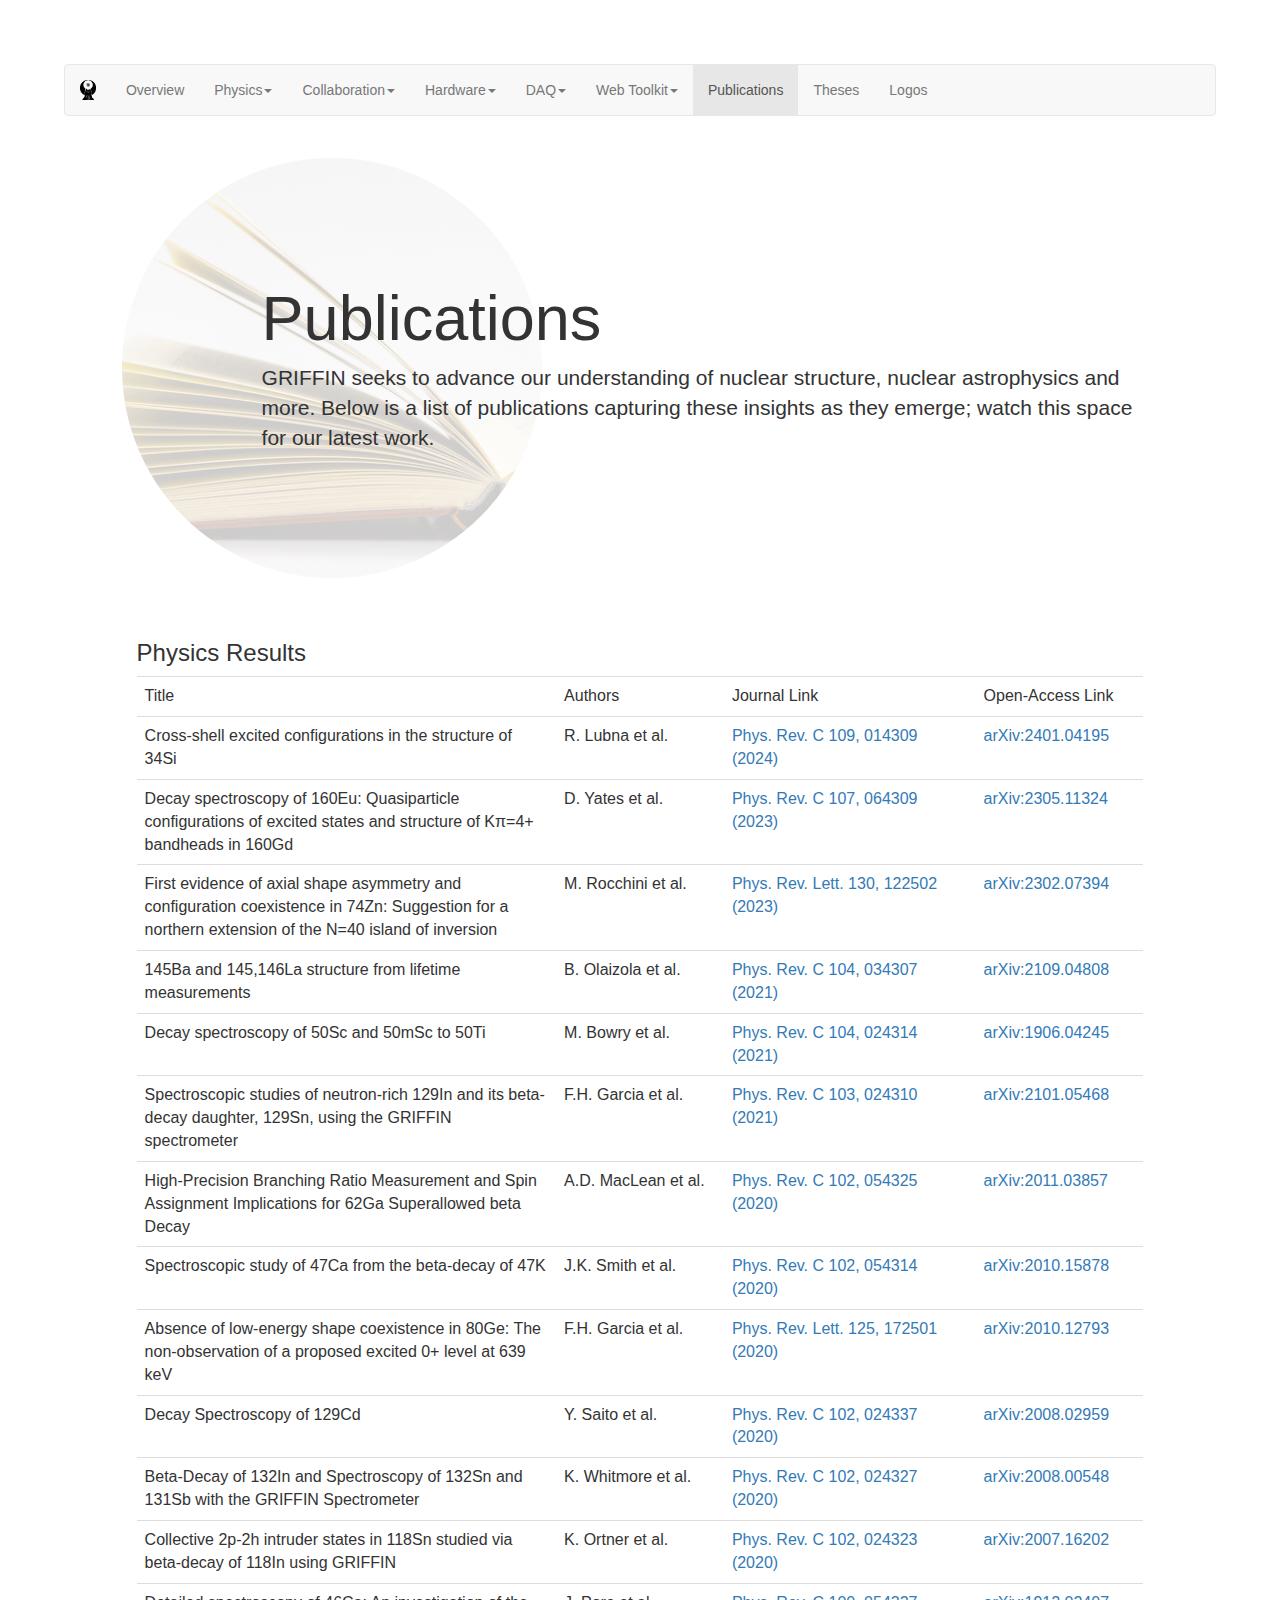
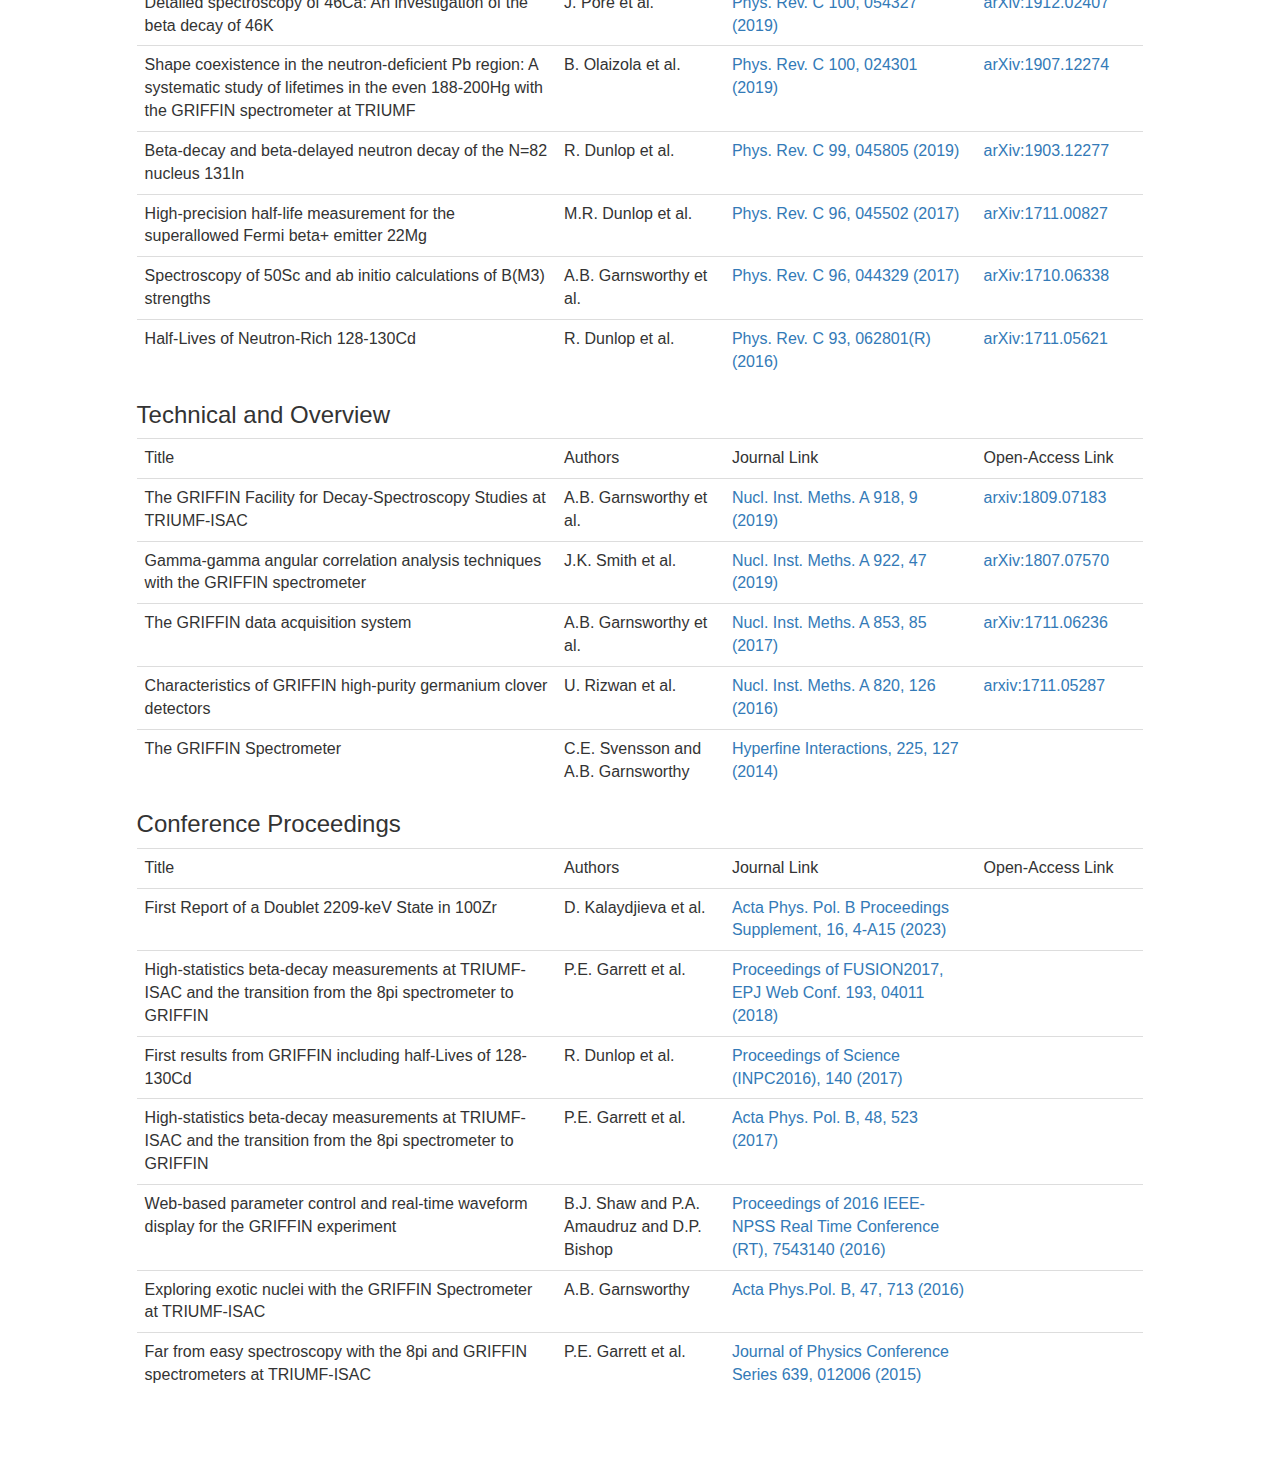
<file: publications.html>
<html>
    <head>
        <title>GRIFFIN Collaboration - Publications</title>
        <script src="scripts/jquery1-11-3.min.js" type="text/javascript"></script>
        <link rel="stylesheet" href="https://maxcdn.bootstrapcdn.com/bootstrap/3.3.5/css/bootstrap.min.css">
        <script src="scripts/bootstrap3-3-5.min.js" type="text/javascript"></script>
        <script src="scripts/mustache.js" type="text/javascript"></script>
        <link rel="stylesheet" href="https://maxcdn.bootstrapcdn.com/font-awesome/4.4.0/css/font-awesome.min.css"></link>

        <script src='scripts/griffin.js' type="text/javascript"></script>
        <script src='scripts/publications.js' type="text/javascript"></script>
        <link rel="stylesheet" href="css/general.css"></link>
        <link rel="stylesheet" href="css/publications.css"></link>
    </head>

    <body>

        <div id='wrap' class='wrap'>
            <div class='innerWrap'>

                <!--navigation - poulate with nav.mustache-->
                <nav id='navigation' class="navbar navbar-default navbar-custom"></nav>

                <!--splash-->
                <div id='jumbo' class="jumbotron jumbotron-custom">
                    <div id='titleBub' class='leadBubble'></div>
                    <div id='titleText' class='leadText'>
                        <h1>Publications</h1>
                        <p class='splashText'>GRIFFIN seeks to advance our understanding of nuclear structure, nuclear astrophysics and more. Below is a list of publications capturing these insights as they emerge; watch this space for our latest work.</p>
                    </div>
                </div>

                <!--content stubs-->
                <div class='row'>
                    <div class='col-md-12'>
		      <h3>Physics Results</h3>
                        <table id='pubs-physics-table' class='table'></table>
		      <h3>Technical and Overview</h3>
                        <table id='pubs-technical-table' class='table'></table>
		      <h3>Conference Proceedings</h3>
                        <table id='pubs-conference-table' class='table'></table>
                    </div>
                </div>
            </div>
        </div>

        <script>
            //inject navigation bar
            promisePartial('nav').then(function(template){
                document.getElementById('navigation').innerHTML = Mustache.to_html(template, {});
                document.getElementById('linkPublications').classList.add('active');
                document.getElementById('linkPublications').classList.add('active-custom');
            })

            //inject pubs
            promisePartial('pubs').then(function(template){
                document.getElementById('pubs-physics-table').innerHTML = Mustache.to_html(template, {publications: physics});
            })
            promisePartial('pubs').then(function(template){
                document.getElementById('pubs-conference-table').innerHTML = Mustache.to_html(template, {publications: conference});
            })
            promisePartial('pubs').then(function(template){
                document.getElementById('pubs-technical-table').innerHTML = Mustache.to_html(template, {publications: technical});
            })            

            //inject footer
            promisePartial('footer').then(function(template){
                document.getElementById('footer').innerHTML = Mustache.to_html(template, {});
            })

            //layout tweaks
            centerTitle();

            //keep things tidy for those who like to play with window sizes:
            window.onresize = function(){
                centerTitle();
            }

        </script>
    </body>

</html>
</file>
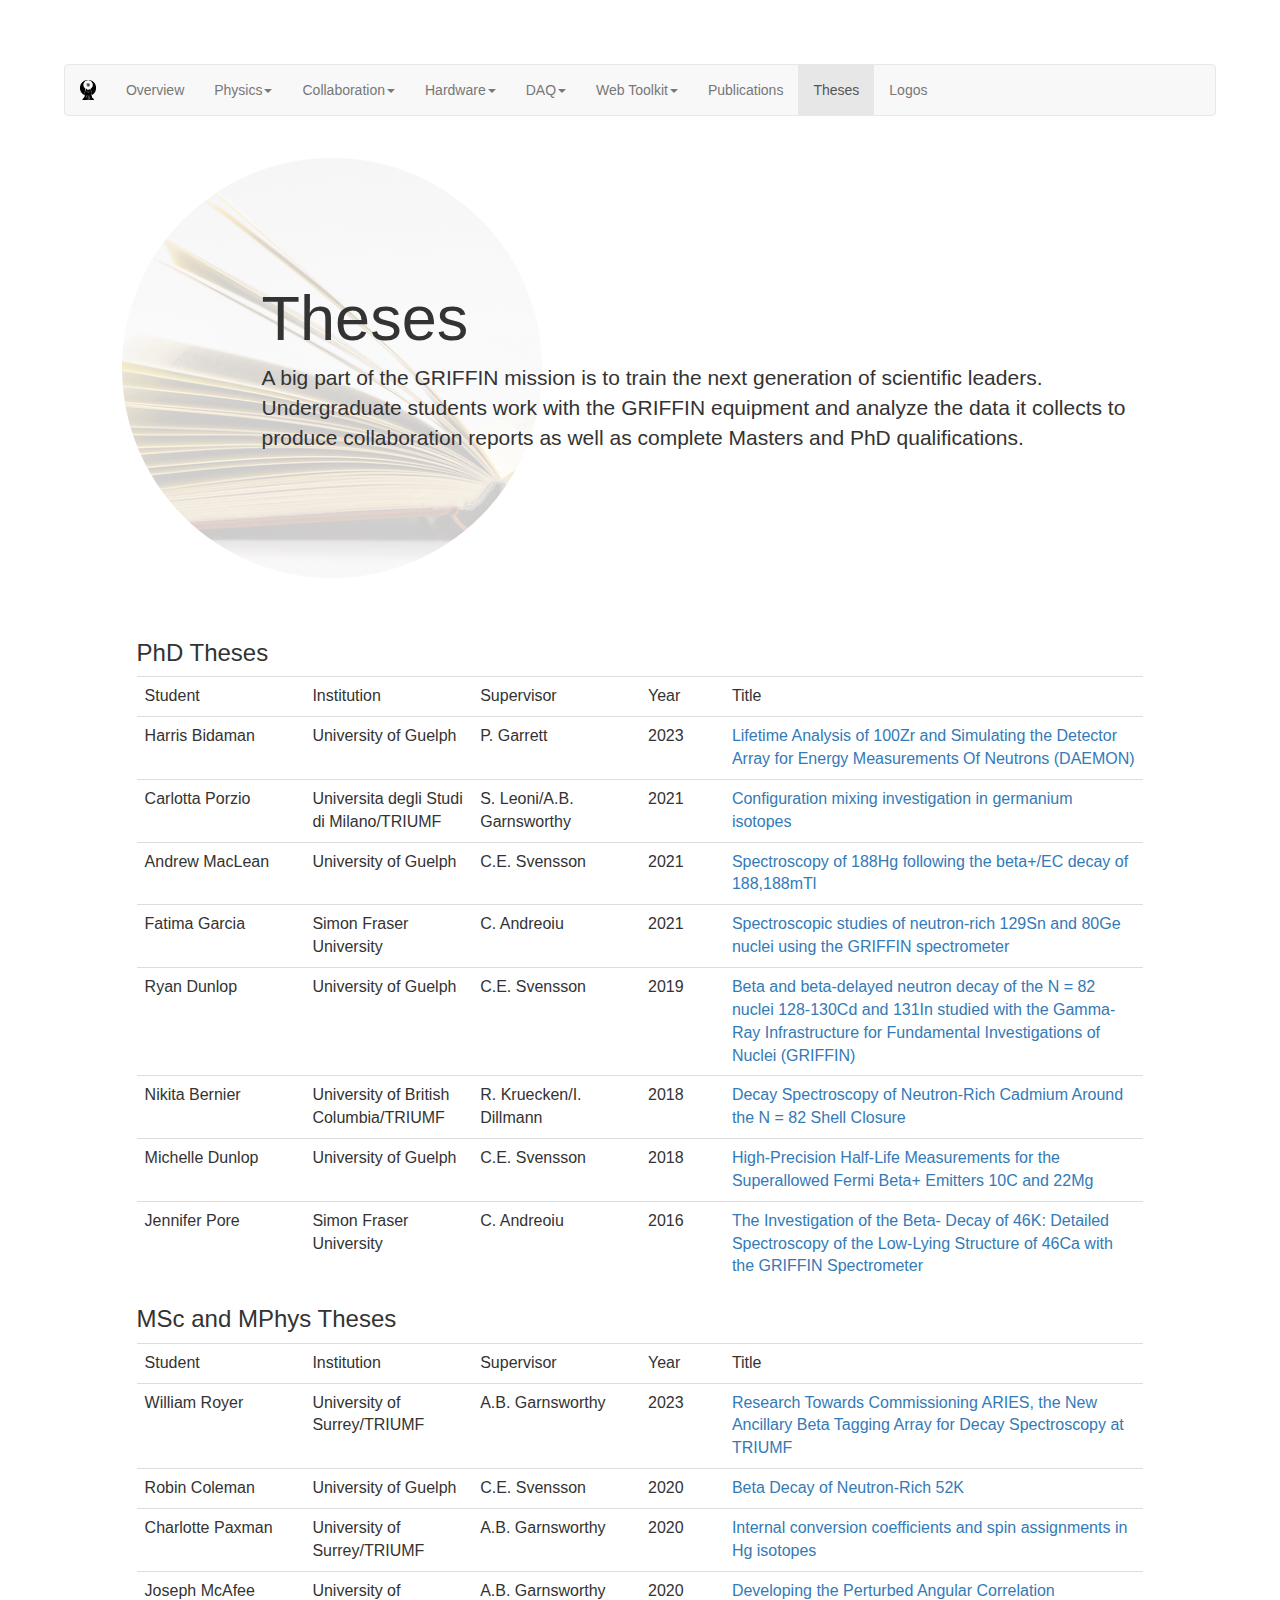
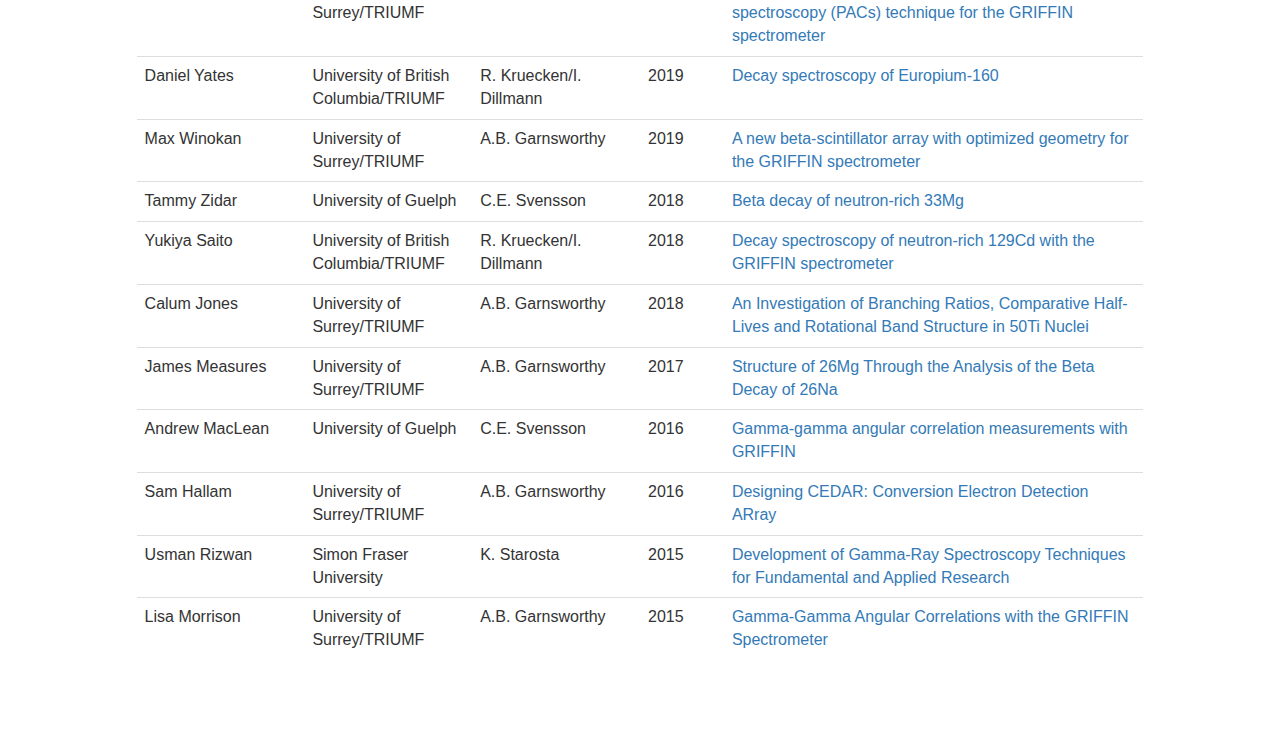
<file: Theses.html>
<html>
    <head>
        <title>GRIFFIN Collaboration - Theses</title>
        <script src="scripts/jquery1-11-3.min.js" type="text/javascript"></script>
        <link rel="stylesheet" href="https://maxcdn.bootstrapcdn.com/bootstrap/3.3.5/css/bootstrap.min.css">
        <script src="scripts/bootstrap3-3-5.min.js" type="text/javascript"></script>
        <script src="scripts/mustache.js" type="text/javascript"></script>
        <link rel="stylesheet" href="https://maxcdn.bootstrapcdn.com/font-awesome/4.4.0/css/font-awesome.min.css"></link>

        <script src='scripts/griffin.js' type="text/javascript"></script>
        <script src='scripts/theses.js' type="text/javascript"></script>
        <link rel="stylesheet" href="css/general.css"></link>
        <link rel="stylesheet" href="css/theses.css"></link>
    </head>

    <body>

        <div id='wrap' class='wrap'>
            <div class='innerWrap'>

                <!--navigation - poulate with nav.mustache-->
                <nav id='navigation' class="navbar navbar-default navbar-custom"></nav>

                <!--splash-->
                <div id='jumbo' class="jumbotron jumbotron-custom">
                    <div id='titleBub' class='leadBubble'></div>
                    <div id='titleText' class='leadText'>
                        <h1>Theses</h1>
                        <p class='splashText'>A big part of the GRIFFIN mission is to train the next generation of scientific leaders. Undergraduate students work with the GRIFFIN equipment and analyze the data it collects to produce collaboration reports as well as complete Masters and PhD qualifications.</p>
                    </div>
                </div>

                <!--content stubs-->
                <div class='row'>
                    <div class='col-md-12'>
		      <h3>PhD Theses</h3>
                        <table id='theses-phd-table' class='table'></table>
		      <h3>MSc and MPhys Theses</h3>
                        <table id='theses-masters-table' class='table'></table>
                    </div>
                </div>
            </div>
        </div>

        <script>
            //inject navigation bar
            promisePartial('nav').then(function(template){
                document.getElementById('navigation').innerHTML = Mustache.to_html(template, {});
                document.getElementById('linkTheses').classList.add('active');
                document.getElementById('linkTheses').classList.add('active-custom');
            })

            //inject theses
            promisePartial('theses').then(function(template){
                document.getElementById('theses-phd-table').innerHTML = Mustache.to_html(template, {theses: phd});
            })
            promisePartial('theses').then(function(template){
                document.getElementById('theses-masters-table').innerHTML = Mustache.to_html(template, {theses: masters});
            })         

            //inject footer
            promisePartial('footer').then(function(template){
                document.getElementById('footer').innerHTML = Mustache.to_html(template, {});
            })

            //layout tweaks
            centerTitle();

            //keep things tidy for those who like to play with window sizes:
            window.onresize = function(){
                centerTitle();
            }

        </script>
    </body>

</html>
</file>
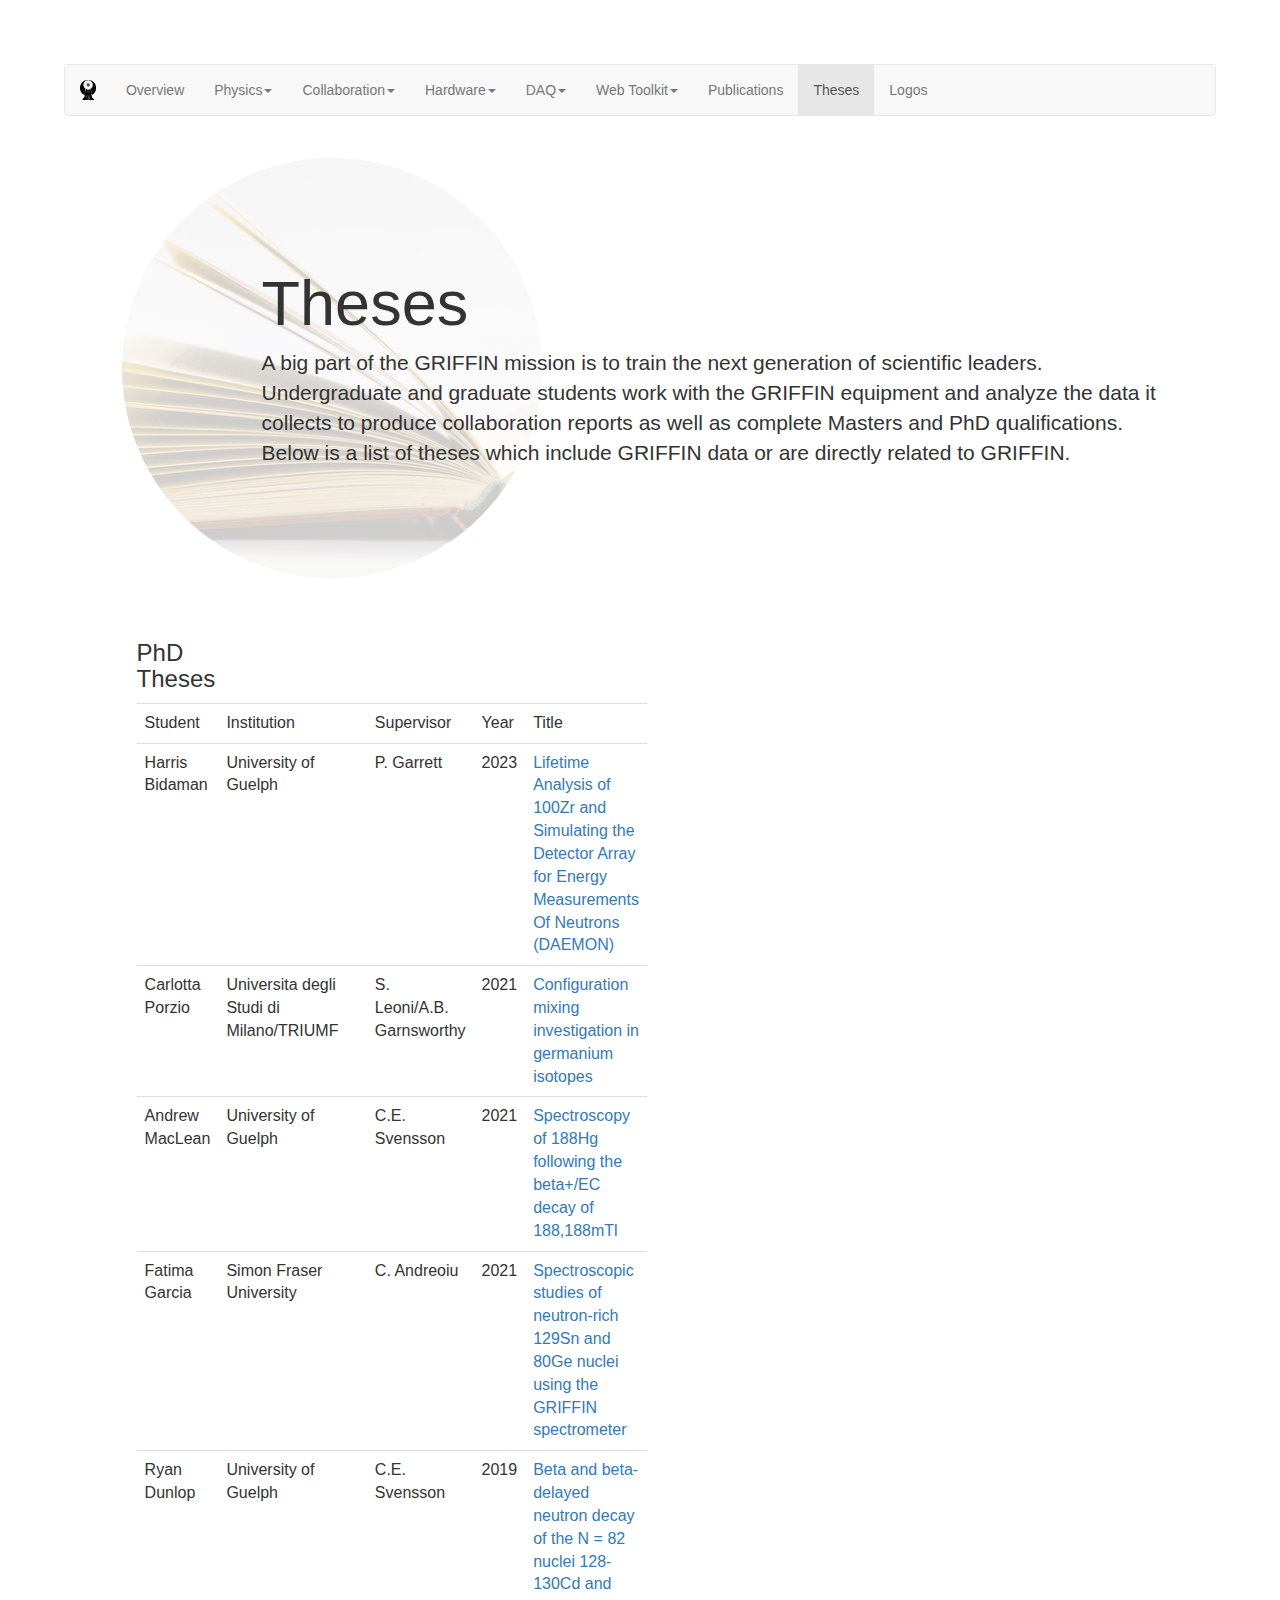
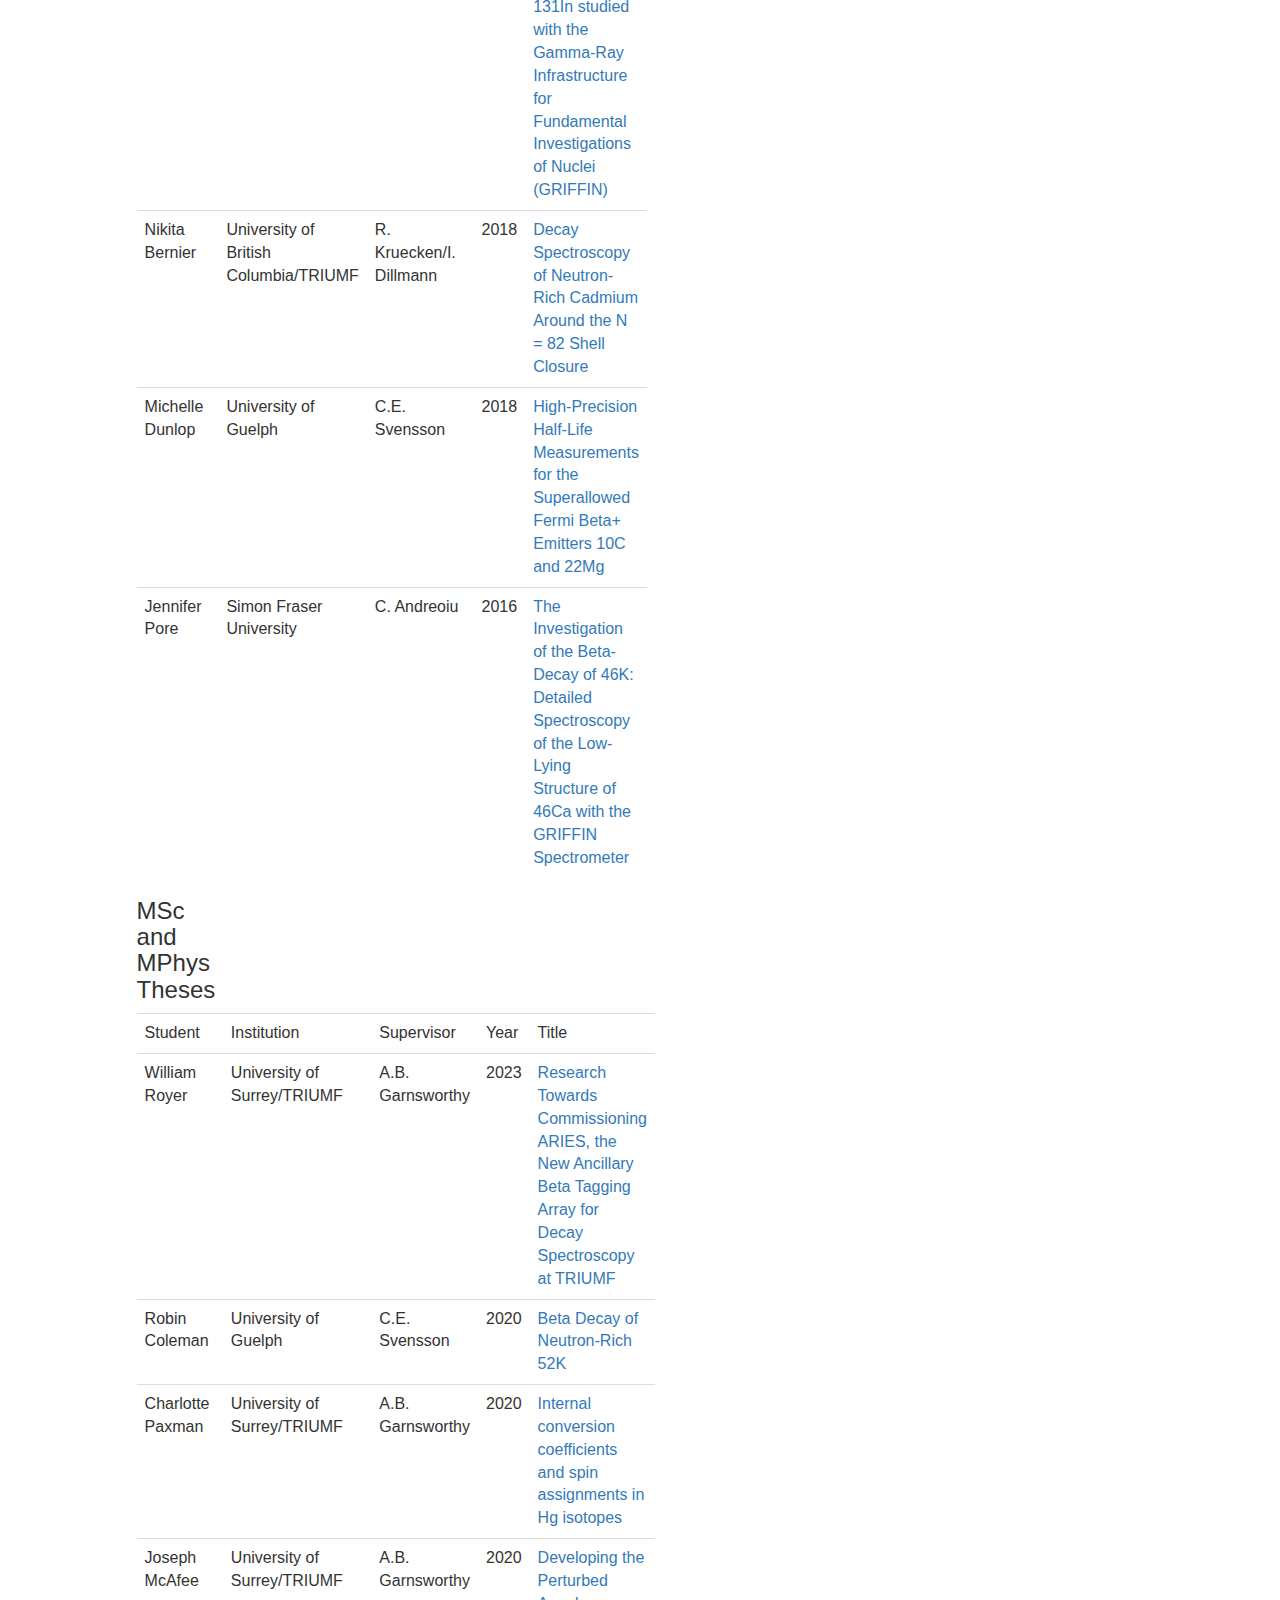
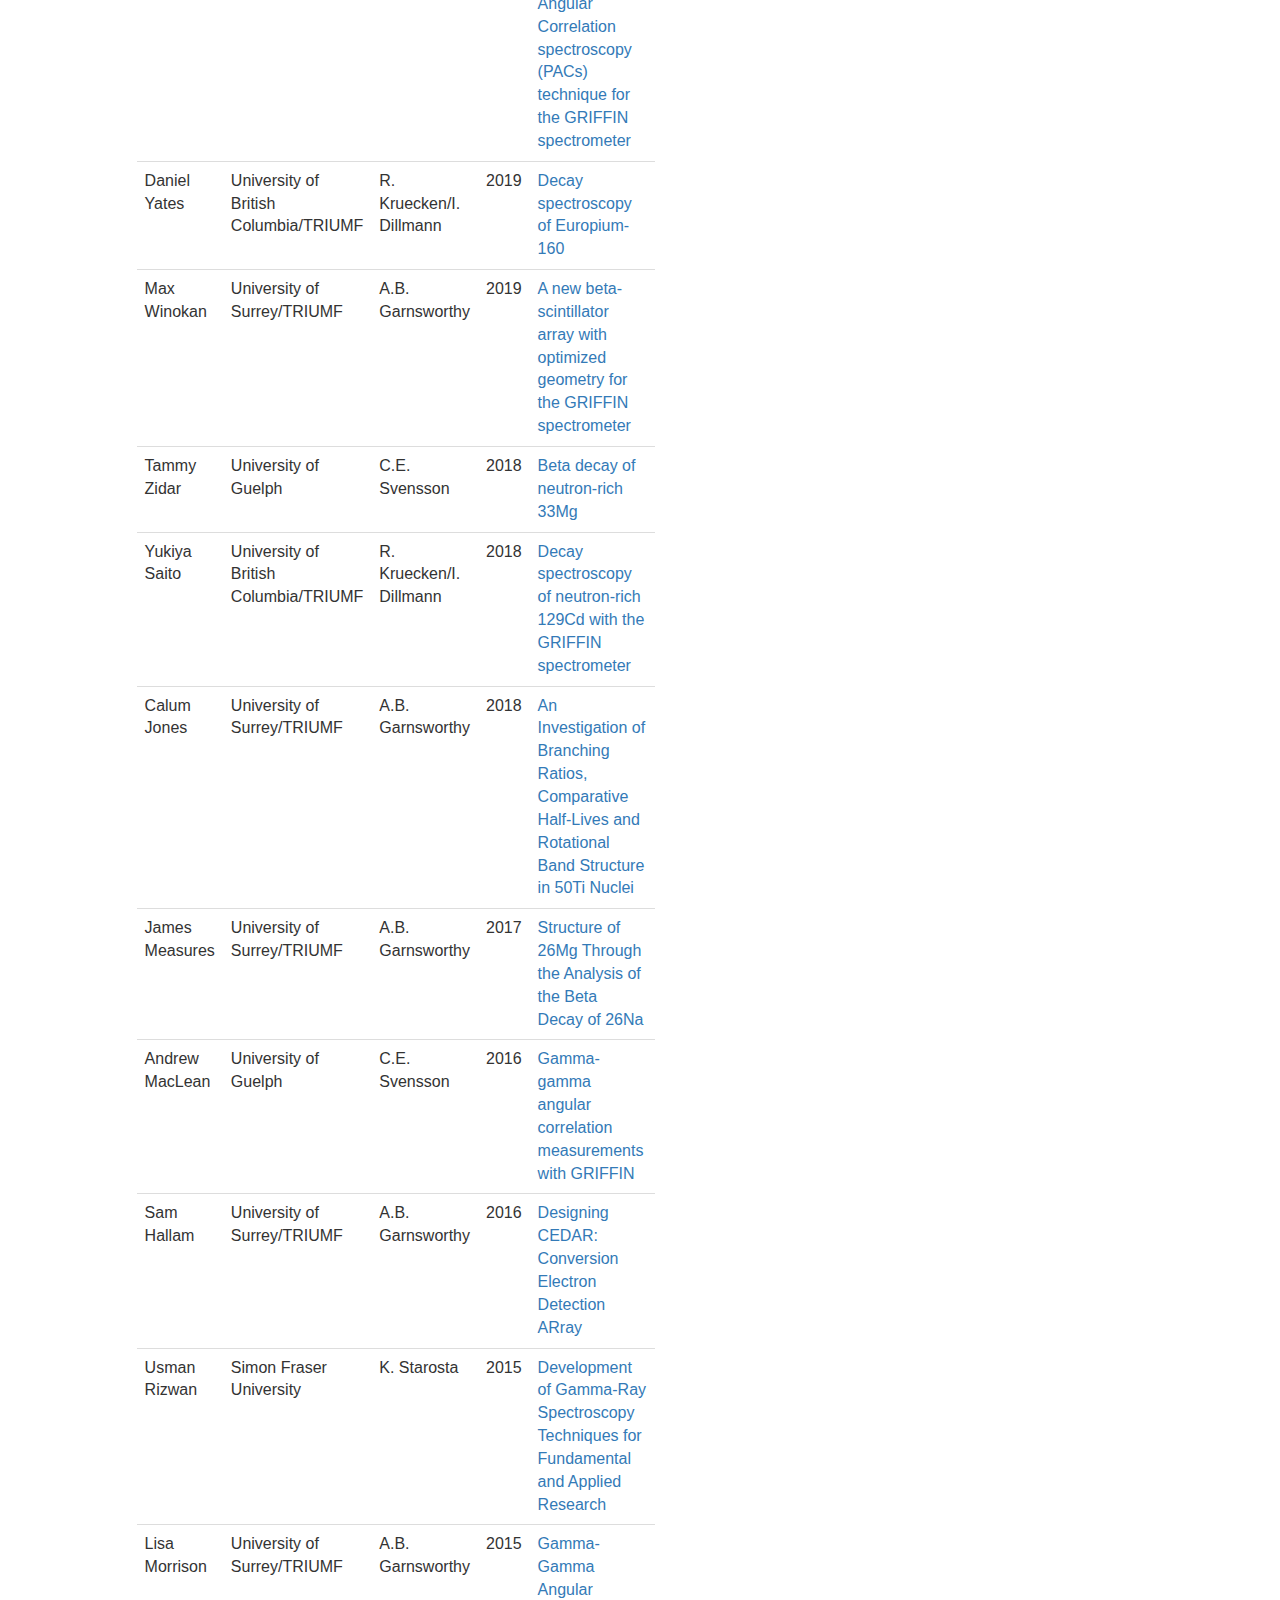
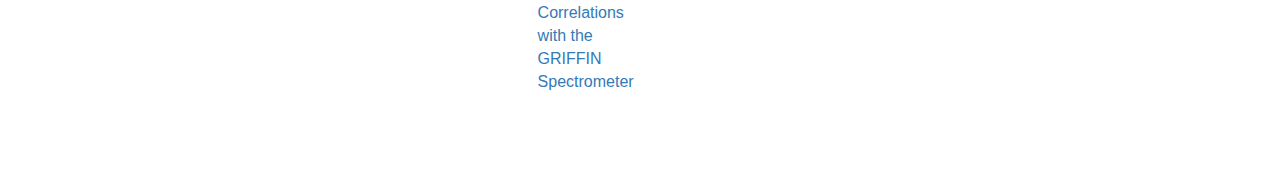
<file: theses.html>
<html>
    <head>
        <title>GRIFFIN Collaboration - Theses</title>
        <script src="scripts/jquery1-11-3.min.js" type="text/javascript"></script>
        <link rel="stylesheet" href="https://maxcdn.bootstrapcdn.com/bootstrap/3.3.5/css/bootstrap.min.css">
        <script src="scripts/bootstrap3-3-5.min.js" type="text/javascript"></script>
        <script src="scripts/mustache.js" type="text/javascript"></script>
        <link rel="stylesheet" href="https://maxcdn.bootstrapcdn.com/font-awesome/4.4.0/css/font-awesome.min.css"></link>

        <script src='scripts/griffin.js' type="text/javascript"></script>
        <script src='scripts/theses.js' type="text/javascript"></script>
        <link rel="stylesheet" href="css/general.css"></link>
        <link rel="stylesheet" href="css/theses.css"></link>
    </head>

    <body>

        <div id='wrap' class='wrap'>
            <div class='innerWrap'>

                <!--navigation - poulate with nav.mustache-->
                <nav id='navigation' class="navbar navbar-default navbar-custom"></nav>

                <!--splash-->
                <div id='jumbo' class="jumbotron jumbotron-custom">
                    <div id='titleBub' class='leadBubble'></div>
                    <div id='titleText' class='leadText'>
                        <h1>Theses</h1>
                        <p class='splashText'>A big part of the
                GRIFFIN mission is to train the next generation of
                scientific leaders. Undergraduate and graduate students work with the GRIFFIN equipment and analyze the data it collects to produce collaboration reports as well as complete Masters and PhD qualifications. Below is a list of theses which include GRIFFIN data or are directly related to GRIFFIN.</p>
                    </div>
                </div>

                <!--content stubs-->
                <div class='row'>
                    <div class='col-lg-1'>
		      <h3>PhD Theses</h3>
                        <table id='theses-phd-table' class='table'></table>
		      <h3>MSc and MPhys Theses</h3>
                        <table id='theses-masters-table' class='table'></table>
                    </div>
                </div>
            </div>
        </div>

        <script>
            //inject navigation bar
            promisePartial('nav').then(function(template){
                document.getElementById('navigation').innerHTML = Mustache.to_html(template, {});
                document.getElementById('linkTheses').classList.add('active');
                document.getElementById('linkTheses').classList.add('active-custom');
            })

            //inject theses
            promisePartial('theses').then(function(template){
                document.getElementById('theses-phd-table').innerHTML = Mustache.to_html(template, {theses: phd});
            })
            promisePartial('theses').then(function(template){
                document.getElementById('theses-masters-table').innerHTML = Mustache.to_html(template, {theses: masters});
            })         

            //inject footer
            promisePartial('footer').then(function(template){
                document.getElementById('footer').innerHTML = Mustache.to_html(template, {});
            })

            //layout tweaks
            centerTitle();

            //keep things tidy for those who like to play with window sizes:
            window.onresize = function(){
                centerTitle();
            }

        </script>
    </body>

</html>
</file>
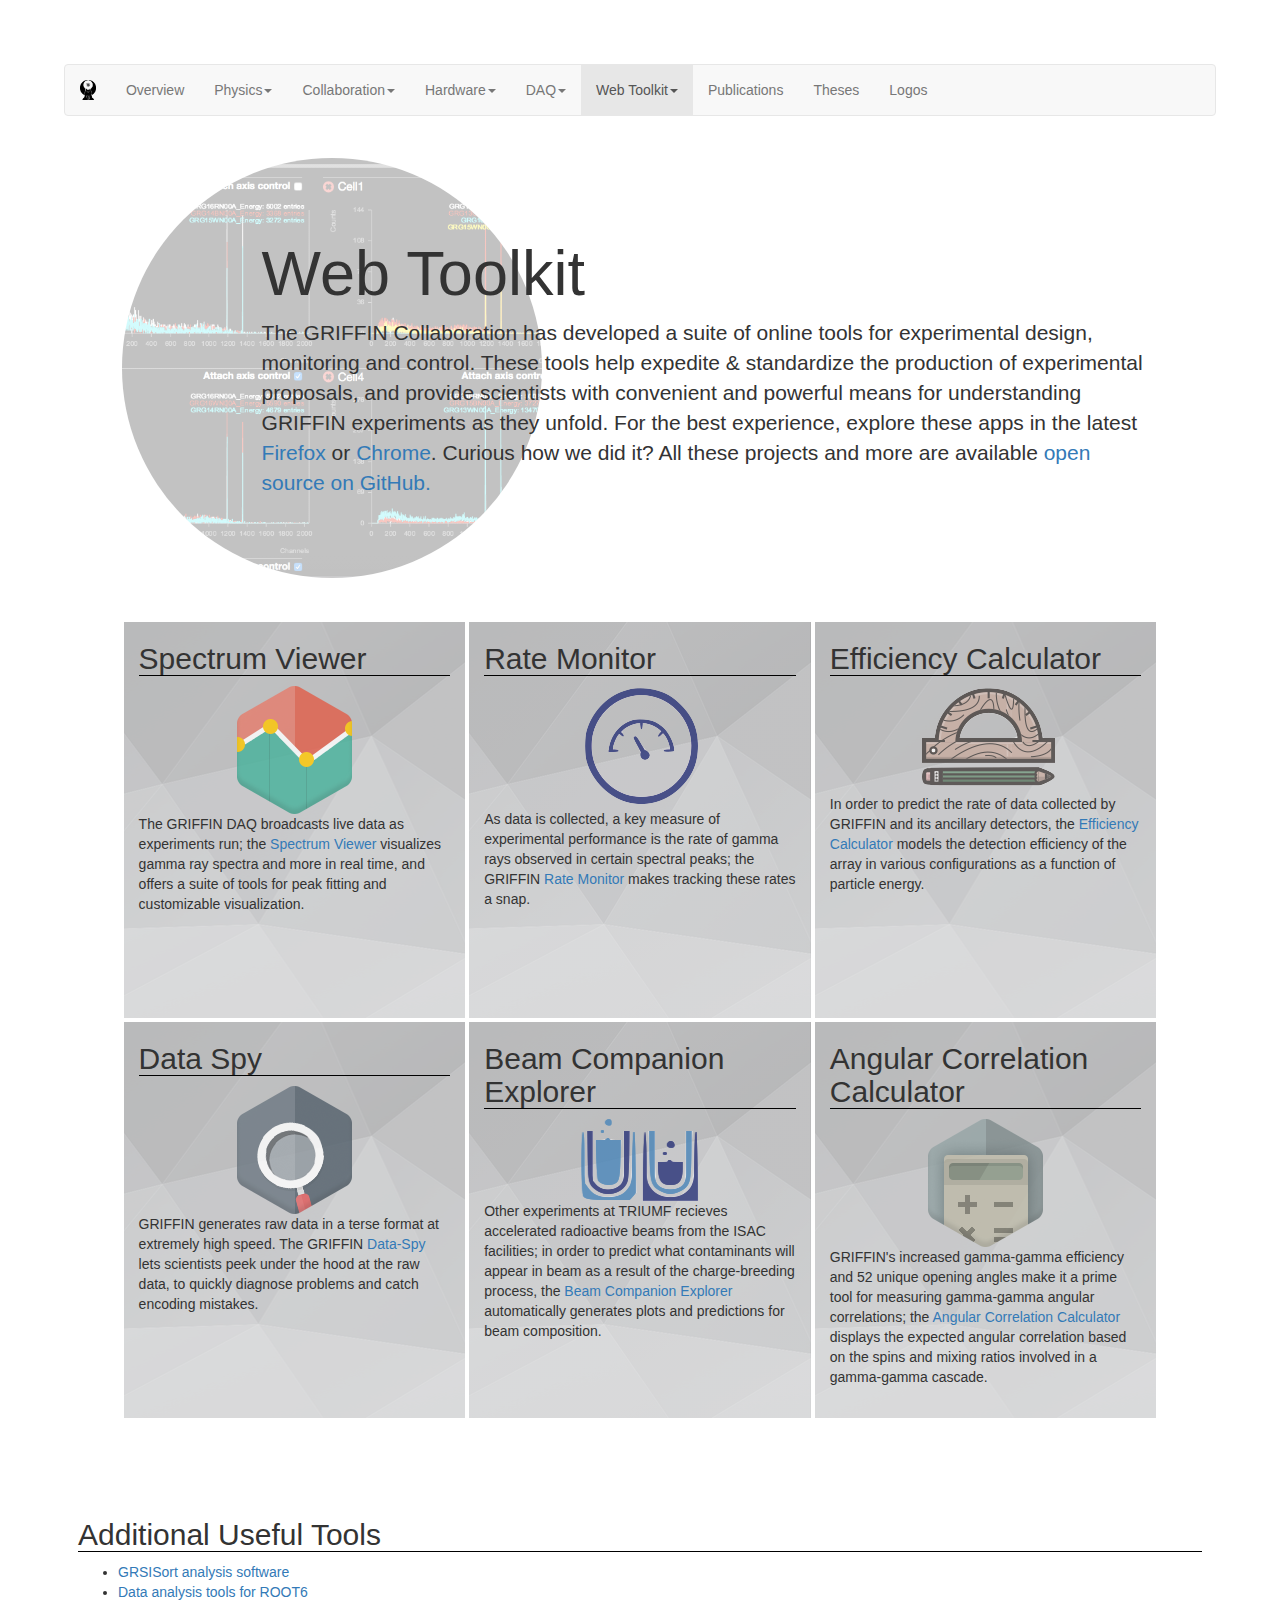
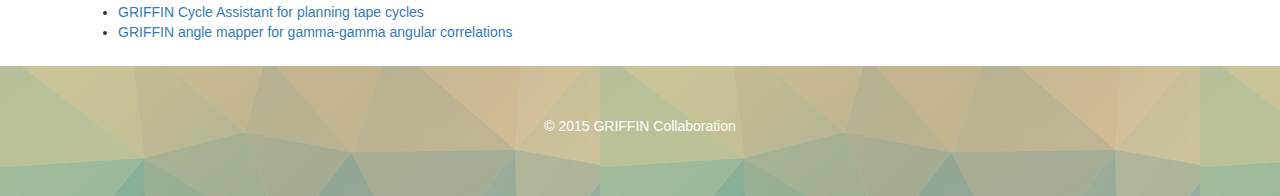
<file: toolkit.html>
<html>
    <head>
        <title>GRIFFIN Collaboration - Web Toolkit</title>
        <script src="scripts/jquery1-11-3.min.js" type="text/javascript"></script>
        <link rel="stylesheet" href="https://maxcdn.bootstrapcdn.com/bootstrap/3.3.5/css/bootstrap.min.css">
        <script src="scripts/bootstrap3-3-5.min.js" type="text/javascript"></script>
        <script src="scripts/mustache.js" type="text/javascript"></script>
        <link rel="stylesheet" href="https://maxcdn.bootstrapcdn.com/font-awesome/4.4.0/css/font-awesome.min.css">


        <script src='scripts/griffin.js' type="text/javascript"></script>
        <link rel="stylesheet" href="css/general.css"></link>
        <link rel="stylesheet" href="css/toolkit.css"></link>
    </head>

    <body>

        <div id='wrap' class='wrap'>
            <div class='innerWrap'>

                <!--navigation - poulate with nav.mustache-->
                <nav id='navigation' class="navbar navbar-default navbar-custom"></nav>

                <!--splash-->
                <div id='jumbo' class="jumbotron jumbotron-custom">
                    <div id='titleBub' class='leadBubble'></div>
                    <div id='titleText' class='leadText'>
                        <h1>Web Toolkit</h1>
                        <p class='splashText'>The GRIFFIN Collaboration has developed a suite of online tools for experimental design, monitoring and control. These tools help expedite & standardize the production of experimental proposals, and provide scientists with convenient and powerful means for understanding GRIFFIN experiments as they unfold. For the best experience, explore these apps in the latest <a href='https://www.mozilla.org/en-US/firefox/new/'>Firefox</a> or <a href='https://support.google.com/chrome/answer/95346?hl=en'>Chrome</a>. Curious how we did it? All these projects and more are available <a href='https://github.com/GRIFFINCollaboration'>open source on GitHub.</a></p>
                    </div>
                </div>

                <!--content stubs-->
                <div class='row'>
                    <div class='col-md-4 stub'>
                        <h2>Spectrum Viewer</h2>    
                        <div class='center'>
                            <a href='http://griffincollaboration.github.io/SpectrumViewer/spectrumViewer.html'><img class='linkImg' src='img/chart.png'></img></a>
                        </div>
                        <p>The GRIFFIN DAQ broadcasts live data as experiments run; the <a href='http://griffincollaboration.github.io/SpectrumViewer/spectrumViewer.html'>Spectrum Viewer</a> visualizes gamma ray spectra and more in real time, and offers a suite of tools for peak fitting and customizable visualization.</p>
                    </div>

                    <div class='col-md-4 stub'>
                        <h2>Rate Monitor</h2>    
                        <div class='center'>
                            <a href='http://griffincollaboration.github.io/SpectrumViewer/rateMonitor.html'><img class='linkImg' src='img/speed.png'></img></a>
                        </div>
                        <p>As data is collected, a key measure of experimental performance is the rate of gamma rays observed in certain spectral peaks; the GRIFFIN <a href='http://griffincollaboration.github.io/SpectrumViewer/rateMonitor.html'>Rate Monitor</a> makes tracking these rates a snap.</p>
                    </div>

                    <div class='col-md-4 stub'>
                        <h2>Efficiency Calculator</h2>    
                        <div class='center'>
                            <a href='http://griffincollaboration.github.io/efficiencyCalculator/'><img class='linkImg' src='img/rule.png'></img></a>
                        </div>
                        <p>In order to predict the rate of data collected by GRIFFIN and its ancillary detectors, the <a href='http://griffincollaboration.github.io/efficiencyCalculator/'>Efficiency Calculator</a> models the detection efficiency of the array in various configurations as a function of particle energy.</p>
                    </div>
                </div>

                <div class='row'>
                    <div class='col-md-4 stub'>
                        <h2>Data Spy</h2>    
                        <div class='center'>
                            <a href='http://griffincollaboration.github.io/data-spy/'><img class='linkImg' src='img/magnifier.png'></img></a>
                        </div>
                        <p>GRIFFIN generates raw data in a terse format at extremely high speed. The GRIFFIN <a href='http://griffincollaboration.github.io/data-spy/'>Data-Spy</a> lets scientists peek under the hood at the raw data, to quickly diagnose problems and catch encoding mistakes.</p>
                    </div>

                    <div class='col-md-4 stub'>
                        <h2>Beam Companion Explorer</h2>    
                        <div class='center'>
                            <a href='http://griffincollaboration.github.io/beamCompanionExplorer/companionExplorer.html'><img class='linkImg' src='img/chemistry.png'></img></a>
                        </div>
                        <p>Other experiments at TRIUMF recieves accelerated radioactive beams from the ISAC facilities; in order to predict what contaminants will appear in beam as a result of the charge-breeding process, the <a href='http://griffincollaboration.github.io/beamCompanionExplorer/companionExplorer.html'>Beam Companion Explorer</a> automatically generates plots and predictions for beam composition.</p>
                    </div>
                                
                    <div class='col-md-4 stub'>
                        <h2>Angular Correlation Calculator</h2>    
                        <div class='center'>
                            <a href='http://griffincollaboration.github.io/AngularCorrelationUtility/'><img class='linkImg' src='img/calculator.png'></img></a>
                        </div>
                        <p>GRIFFIN's increased gamma-gamma efficiency and 52 unique opening angles make it a prime tool for measuring gamma-gamma angular correlations; the <a href='http://griffincollaboration.github.io/AngularCorrelationUtility/'>Angular Correlation Calculator</a> displays the expected angular correlation based on the spins and mixing ratios involved in a gamma-gamma cascade.</p>
                    </div>
                </div>

		</div>
		
                <div id='additionalTools' class='row detail'>
                    <h2>Additional Useful Tools</h2>
                    <ul>
                        <li><a href='https://github.com/GRIFFINCollaboration/GRSISort'>GRSISort analysis software</a> </li>
		      <li><a href='https://github.com/jsmallcombe/jRootAnalysisTools'>Data analysis tools for ROOT6</a> </li>
                        <li><a href='http://griffincollaboration.github.io/CycleAssistant'>GRIFFIN Cycle Assistant for planning tape cycles</a> </li>
                        <li><a href='https://adamgarnsworthy.github.io/griffin-angle-mapper/griffin-angle-mapper.html'>GRIFFIN angle mapper for gamma-gamma angular correlations</a> </li>
                    </ul>
                </div>
            <!--footer-->
            <div id='footer' class='footer'></div>
        </div>



        <script>
            //inject navigation bar
            promisePartial('nav').then(function(template){
                document.getElementById('navigation').innerHTML = Mustache.to_html(template, {});
                document.getElementById('linkToolkit').classList.add('active');
                document.getElementById('linkToolkit').classList.add('active-custom');
            })

            //inject footer
            promisePartial('footer').then(function(template){
                document.getElementById('footer').innerHTML = Mustache.to_html(template, {});
            })

            //layout tweaks
            centerTitle();

            //keep things tidy for those who like to play with window sizes:
            window.onresize = function(){
                centerTitle();
            }

        </script>
    </body>
</html>
</file>
<file: css/general.css>
/*general*/

div.row {
    margin: 0 5% 0 5%;
}

div.innerWrap {
    padding: 5%;
}

img.inline {
    width: 100%;
}

div.stub {
    background: linear-gradient( 0deg, rgba(255,255,255,0.4), rgba(255,255,255,0.4) ), url("../img/greyBKG.png");
    background-position: bottom;
    border: 2px solid #FFFFFF;
    min-height: 350px;
}

div.detail {
    padding: 1em;
}

@media (max-width: 992px) {
    div.stub{
        min-height: 0px;
    }
}

div.center {
    text-align: center;
}

img.linkImg {
    opacity: 0.8;
}

img.linkImg:hover{
    opacity: 1;
}

/*navbar*/

nav.navbar-custom  img.logo {
    height: 100%;
}

nav.navbar-custom {
    margin-bottom: 0px;
}

/*jumbotron / splash*/

div.jumbotron-custom {
    padding: 0;
    background-color: #FFFFFF;
    position: relative;
    margin: 3em 5% 3em 5%;
    display: inline-block;
    height:30em;
}

p.splashText {
    font-size: 150%;
}

div.leadBubble {
    background-size: cover;
    height: 30em;
    width: 30em;
    border-radius: 15em;
    margin-bottom: -30em;
}

div.leadText {
    margin-top: -30em;
    margin-left: 10em;   
}

div.leadText p {
    font-weight: 400;
}

@media (max-width: 768px) {
    div.leadText {
        margin-left: 2em;
    }
}

@media (max-width: 30em) {

    div.jumbotron-custom {
        height: auto;
    }

    div.leadBubble {
        height: 15em;
        width: 15em;
        border-radius: 7.5em;
        margin-bottom: -15em;
    }

    div.leadText {
        margin-top: -15em;
    }
}

/* content sections */
div.row h2 {
    border-bottom: 1px solid #000000;
}

div.row i{
    margin: 10px 0 10px 0;
}

/*footer*/
div.footer {
    background: url("../img/background-7.png");
    text-align: center;
    vertical-align: middle;
    padding: 50px 0 50px 0;
    color: #FFFFFF;
}
</file>
<file: css/landing.css>
/* general */

body{
    color: #FFFFFF;
}

div.wrap {
    display: block;
    overflow: auto;
    position: relative;
}

.row h1{
    margin-bottom: 1em;
}

img.inline {
    width: 40%;
}

div.row {
    margin: 0 15% 0 15%;
}

div.heroHeader {
    content: "";
    background: linear-gradient( 0deg, rgba(0,0,0,0.7), rgba(0,0,0,0.7) ), url("../img/griffin.jpg");
    background-size: cover;
    background-position: center;
    top: 0;
    left: 0;
    bottom: 0;
    right: 0;
    padding: 5%;
    padding-bottom: 5em;
}



a#moreInfo:focus{
    outline: none;
}

div.detail {
    background: linear-gradient( 0deg, rgba(0,0,0,0.2), rgba(0,0,0,0.2) ), url("../img/background-7.png");
    background-size: cover;
    padding: 5%;
    padding-top: 5em;
    overflow:auto;
}

div.detail a{
    color: #FFFFFF;
    text-decoration: underline;
}

/* navigation header */

nav.navbar-custom {
    background-color: transparent;
    border-color: transparent;
}

nav.navbar-custom li a{
    color: #FFFFFF !important;   
} 

nav.navbar-custom li a:hover{
    border-bottom: 1px solid #FFFFFF;
} 

nav.navbar-custom  li.active-custom a {
    background-color: transparent !important;
    border-bottom: 2px solid #FFFFFF;
}

a.dropdown-toggle{
    background-color: transparent !important;
    border-color: transparent !important;
}

a.dropdown-toggle:hover{
    border-color: #FFFFFF !important;
}

ul.dropdown-menu li a {
    color: #000000 !important;
}

li.open a.dropdown-toggle {
    border-color: #FFFFFF !important;
}

div.jumbotron-custom {
    background-color: transparent;
    margin: 0 15% 0 15%;
    padding: 5%;
    height:auto;
}

div.jumbotron-custom h1 img {
    width: 1em;
}

div.row h1 {
    border-bottom: 1px solid #FFFFFF;
}

div.row.subsequent {
    margin-top: 1em;
}

div.splashIcon {
    text-align: center;
}

div.center {
    text-align: center;
}

div.splashIcon span {
    font-size: 1500%;
}

/* footer */
div#footer {
    text-align: center;
    vertical-align: middle;
    clear: both;
}
</file>
<file: css/branding.css>
div.leadBubble {
    background: linear-gradient( 0deg, rgba(255,255,255,0.85), rgba(255,255,255,0.85) ), url("../img/branding/GRIFFIN_Logo_Black.png");
    background-position: center;
    background-size: 20em;
    background-repeat: no-repeat;
}

img.logoGallery{
    width: 100%;
}

table.logos td{
    padding: 1em;
}

.white{
    background-color: #EEEEEE;
    padding: 2px;
}
</file>
<file: css/collaboration.css>
div.leadBubble {
    background: linear-gradient( 0deg, rgba(255,255,255,0.7), rgba(255,255,255,0.7) ), url("../img/collaboration.jpg");
    background-position: center;
    background-size: cover;
}
</file>
<file: css/daq.css>
/*splash*/

div.leadBubble {
    background: linear-gradient( 0deg, rgba(255,255,255,0.7), rgba(255,255,255,0.7) ), url("../img/grifC.jpg");
    background-position: center;
    background-size: cover;
}

/*images*/

img.daqPic{
    width: 100%;
}

h2.subheading {
    border-bottom: none !important;
}
</file>
<file: css/hardware.css>
/*splash*/

div.leadBubble {
    background: linear-gradient( 0deg, rgba(255,255,255,0.7), rgba(255,255,255,0.7) ), url("../img/griffin.jpg");
    background-position: center;
    background-size: cover;
}

/*detectors*/

div.row {
    margin-bottom: 3em;
}

div.detectorStub{
    width: 20em;
    height: 20em;
    border-radius: 10em;
}

h2.subheading {
    border-bottom: none !important;
}

div#tape{
    background: url("../img/movingTape.jpg");
    background-size: cover;
    background-position: center;
}

div#hpge{
    background: url("../img/GRIFFIN_HPGe_Clover.png");
    background-size: cover;
    background-position: center;
}

div#sceptar{
    background: url("../img/sceptar.jpg");
    background-size: cover;
    background-position: center;
}

div#labr{
    background: url("../img/labr.jpg");
    background-size: cover;
    background-position: center;
}

div#paces{
    background: url("../img/paces.jpg");
    background-size: cover;
    background-position: center;
}

div#descant{
    background: url("../img/descant.jpg");
    background-size: cover;
    background-position: center;
}

div#vandle{
    background: url("../img/vandle.jpg");
    background-size: cover;
    background-position: center;
}
</file>
<file: css/physics.css>
div.leadBubble {
    background: linear-gradient( 0deg, rgba(255,255,255,0.85), rgba(255,255,255,0.85) ), url("../img/physics.jpg");
    background-position: center;
    background-size: cover;
}

div.equation {
    color: #333333;
    font-size: 200%;
    text-align: center;
    margin-bottom: 1em;
    margin-top: calc(1em - 10px);
}

@media (max-width: 768px) {
    div.equation{
        font-size: 150%;
    }
}

@media (max-width: 360px) {
    div.equation{
        font-size: 100%;
    }
}

span.large{
    font-size: 450%;
    font-weight: bold;
}

span.glyphicon.large {
    margin: 15px;
}

div.stub {
    min-height: 250px;
}

div.jumbotron-custom {
    height: auto;
    min-height: 30em;
}
</file>
<file: css/publications.css>
div.leadBubble {
    background: linear-gradient( 0deg, rgba(255,255,255,0.8), rgba(255,255,255,0.8) ), url("../img/pubs.jpg");
    background-position: center;
    background-size: cover;
}
</file>
<file: css/theses.css>
div.leadBubble {
    background: linear-gradient( 0deg, rgba(255,255,255,0.8), rgba(255,255,255,0.8) ), url("../img/pubs.jpg");
    background-position: center;
    background-size: cover;
}
</file>
<file: css/toolkit.css>
div.leadBubble {
    background: linear-gradient( 0deg, rgba(255,255,255,0.7), rgba(255,255,255,0.7) ), url("../img/graphs.png");
    background-position: center;
    background-size: cover;
}

div.stub {
    min-height: 400px;
}
</file>
